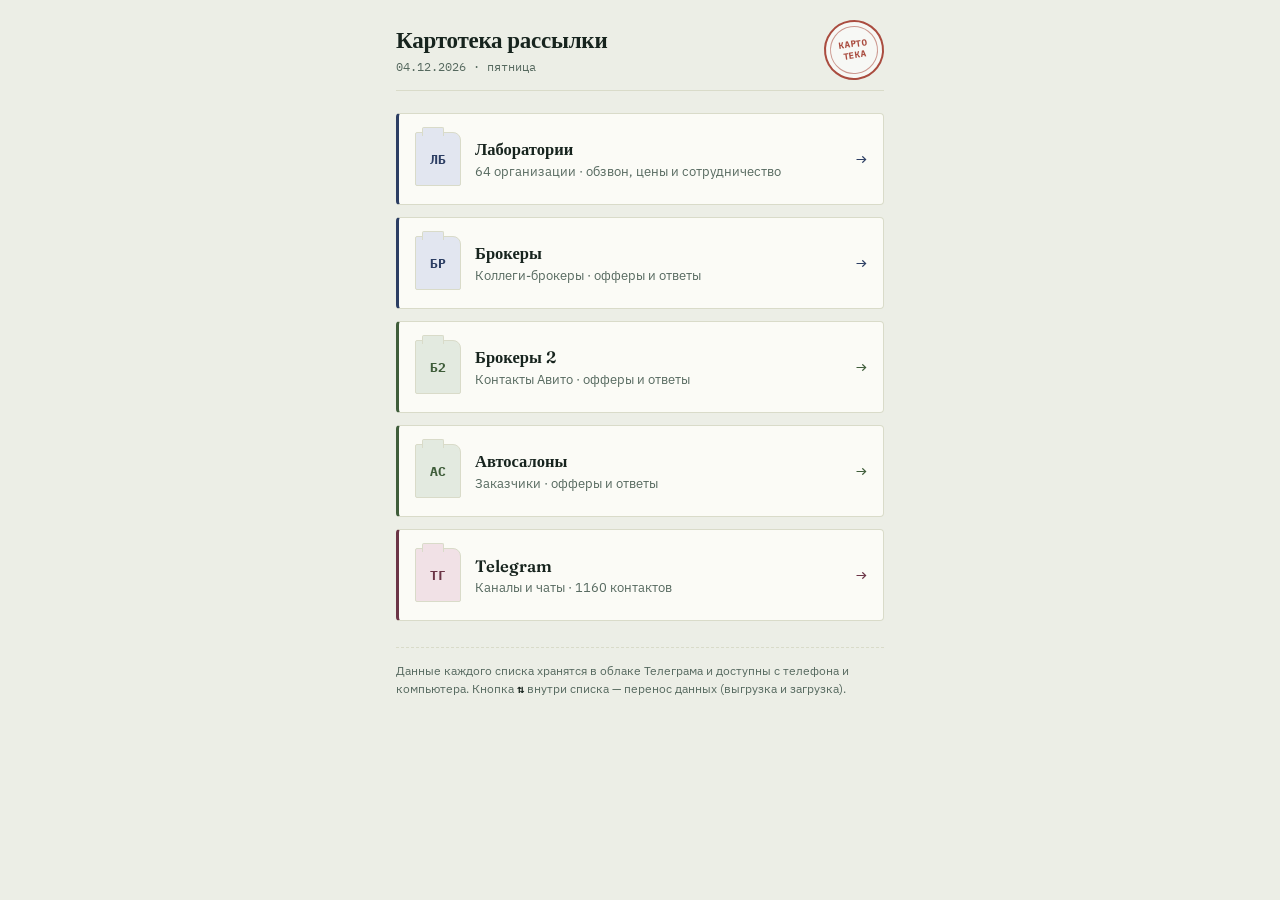
<file: index.html>
<!DOCTYPE html>
<html lang="ru">
<head>
<meta charset="UTF-8">
<meta name="viewport" content="width=device-width, initial-scale=1.0, maximum-scale=1.0">
<title>Картотека рассылки</title>
<script src="https://telegram.org/js/telegram-web-app.js"></script>
<link rel="preconnect" href="https://fonts.googleapis.com">
<link href="https://fonts.googleapis.com/css2?family=Fraunces:opsz,wght@9..144,500;9..144,600;9..144,700&family=IBM+Plex+Mono:wght@500;600;700&family=IBM+Plex+Sans:wght@400;500;600;700&display=swap" rel="stylesheet">
<style>
  :root{
    --bg: #ECEEE6;
    --card: #FBFBF6;
    --ink: #17241E;
    --ink-soft: #56695F;
    --border: #D9DBC9;
    --accent: #2C3E63;
    --accent-soft: #E2E6F0;
    --accent2: #3F5D3A;
    --accent2-soft: #E3EAE0;
    --accent3: #6B3446;
    --accent3-soft: #F1E1E6;
    --stamp: #A33B2E;
  }
  *{box-sizing:border-box;}
  html,body{margin:0;padding:0;}
  body{
    background:var(--bg);
    color:var(--ink);
    font-family:'IBM Plex Sans', -apple-system, sans-serif;
    min-height:100vh;
    -webkit-font-smoothing:antialiased;
  }
  .mono{font-family:'IBM Plex Mono', monospace;}
  #app{max-width:520px;margin:0 auto;padding:26px 16px 40px;}

  .head{position:relative; margin-bottom:22px; padding-bottom:16px; border-bottom:1px solid var(--border);}
  .head h1{font-family:'Fraunces', serif; font-size:23px;margin:0;font-weight:600;letter-spacing:-0.01em;}
  .head .sub{font-size:12px;color:var(--ink-soft);margin-top:5px;}
  .stamp{
    position:absolute; right:0; top:-6px;
    width:60px; height:60px; border-radius:50%;
    font-family:'IBM Plex Mono',monospace; font-size:9px; font-weight:700;
    color:var(--stamp); border:2px solid var(--stamp);
    display:flex; align-items:center; justify-content:center; text-align:center;
    letter-spacing:0.08em; transform:rotate(-8deg);
    opacity:0.9; user-select:none; background:rgba(255,255,255,.7); line-height:1.2; padding:4px;
  }
  .stamp::before{
    content:''; position:absolute; inset:4px; border:1px solid var(--stamp); border-radius:50%; opacity:.55;
  }

  .lists{display:flex;flex-direction:column;gap:12px;}
  a.list-card{
    display:flex; align-items:center; gap:14px;
    background:var(--card); border:1px solid var(--border); border-radius:4px;
    padding:18px 16px; text-decoration:none; color:var(--ink);
    transition:transform .08s ease; border-left:3px solid var(--accent);
  }
  a.list-card.as{ border-left-color:var(--accent2); }
  a.list-card.tg{ border-left-color:var(--accent3); }
  a.list-card:active{transform:scale(0.985); background:#F5F6EF;}
  .tab{
    width:46px; height:54px; flex-shrink:0; border-radius:2px 8px 2px 2px;
    background:var(--accent-soft); border:1px solid var(--border);
    position:relative;
  }
  .tab.as{ background:var(--accent2-soft); }
  .tab.tg{ background:var(--accent3-soft); }
  .tab::before{
    content:''; position:absolute; top:-6px; left:6px;
    width:20px; height:8px; background:var(--accent-soft);
    border:1px solid var(--border); border-bottom:none; border-radius:2px 2px 0 0;
  }
  .tab.as::before{ background:var(--accent2-soft); }
  .tab.tg::before{ background:var(--accent3-soft); }
  .tab span{
    position:absolute; inset:0; display:flex; align-items:center; justify-content:center;
    font-family:'IBM Plex Mono',monospace; font-weight:700; font-size:13px; color:var(--accent);
  }
  .tab.as span{ color:var(--accent2); }
  .tab.tg span{ color:var(--accent3); }
  .list-card .txt{flex:1; min-width:0;}
  .list-card .title{font-weight:600; font-size:16.5px; font-family:'Fraunces',serif;}
  .list-card .desc{font-size:12.5px; color:var(--ink-soft); margin-top:3px;}
  .list-card .go{
    font-family:'IBM Plex Mono',monospace; color:var(--accent); font-size:18px; flex-shrink:0;
  }
  .list-card.as .go{ color:var(--accent2); }
  .list-card.tg .go{ color:var(--accent3); }

  .foot{
    margin-top:26px; font-size:11.5px; color:var(--ink-soft); line-height:1.55;
    border-top:1px dashed var(--border); padding-top:14px;
  }
  .foot .k{font-family:'IBM Plex Mono',monospace; color:var(--ink); font-weight:600;}
</style>
</head>
<body>
<div id="app">
  <div class="head">
    <h1>Картотека рассылки</h1>
    <div class="sub mono" id="today"></div>
    <div class="stamp">КАРТО<br>ТЕКА</div>
  </div>

  <div class="lists">
    <a class="list-card br" href="laboratorii.html">
      <div class="tab br"><span>ЛБ</span></div>
      <div class="txt">
        <div class="title">Лаборатории</div>
        <div class="desc">64 организации · обзвон, цены и сотрудничество</div>
      </div>
      <div class="go">&rarr;</div>
    </a>
    <a class="list-card br" href="brokery.html">
      <div class="tab br"><span>БР</span></div>
      <div class="txt">
        <div class="title">Брокеры</div>
        <div class="desc">Коллеги-брокеры · офферы и ответы</div>
      </div>
      <div class="go">&rarr;</div>
    </a>

    <a class="list-card as" href="import/brokery2.html">
      <div class="tab as"><span>Б2</span></div>
      <div class="txt">
        <div class="title">Брокеры 2</div>
        <div class="desc">Контакты Авито · офферы и ответы</div>
      </div>
      <div class="go">&rarr;</div>
    </a>

    <a class="list-card as" href="avtosalony.html">
      <div class="tab as"><span>АС</span></div>
      <div class="txt">
        <div class="title">Автосалоны</div>
        <div class="desc">Заказчики · офферы и ответы</div>
      </div>
      <div class="go">&rarr;</div>
    </a>

    <a class="list-card tg" href="telegram.html">
      <div class="tab tg"><span>ТГ</span></div>
      <div class="txt">
        <div class="title">Telegram</div>
        <div class="desc">Каналы и чаты · 1160 контактов</div>
      </div>
      <div class="go">&rarr;</div>
    </a>
  </div>

  <div class="foot">
    Данные каждого списка хранятся в облаке Телеграма и доступны с телефона и компьютера.
    Кнопка <span class="k">&#8645;</span> внутри списка &mdash; перенос данных (выгрузка и загрузка).
  </div>
</div>
<script>
(function(){
  var tg = window.Telegram && window.Telegram.WebApp;
  if (tg){
    try { tg.ready(); tg.expand(); tg.BackButton.hide(); } catch(e){}
  }
  var days = ['воскресенье','понедельник','вторник','среда','четверг','пятница','суббота'];
  var d = new Date();
  var dd = String(d.getDate()).padStart(2,'0');
  var mm = String(d.getMonth()+1).padStart(2,'0');
  document.getElementById('today').textContent = dd + '.' + mm + '.' + d.getFullYear() + ' \u00B7 ' + days[d.getDay()];
})();
</script>
</body>
</html>
</file>
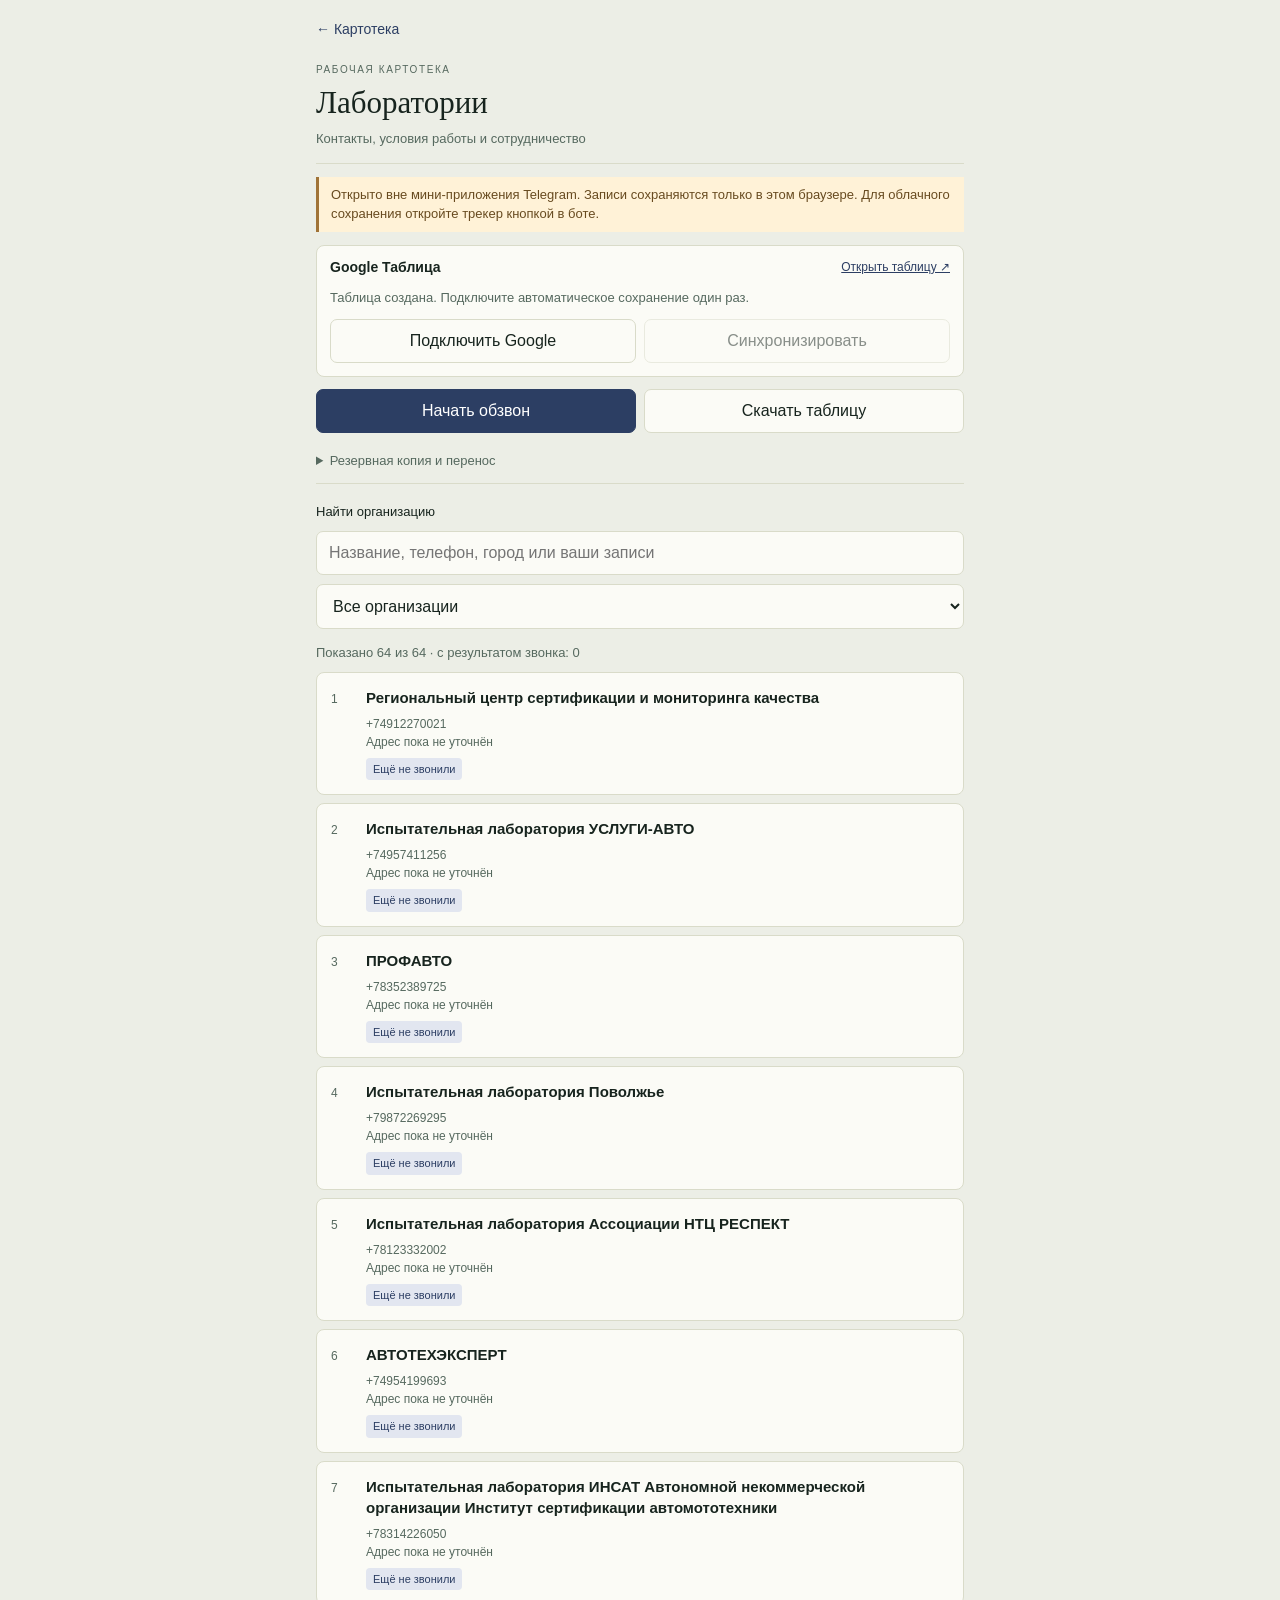
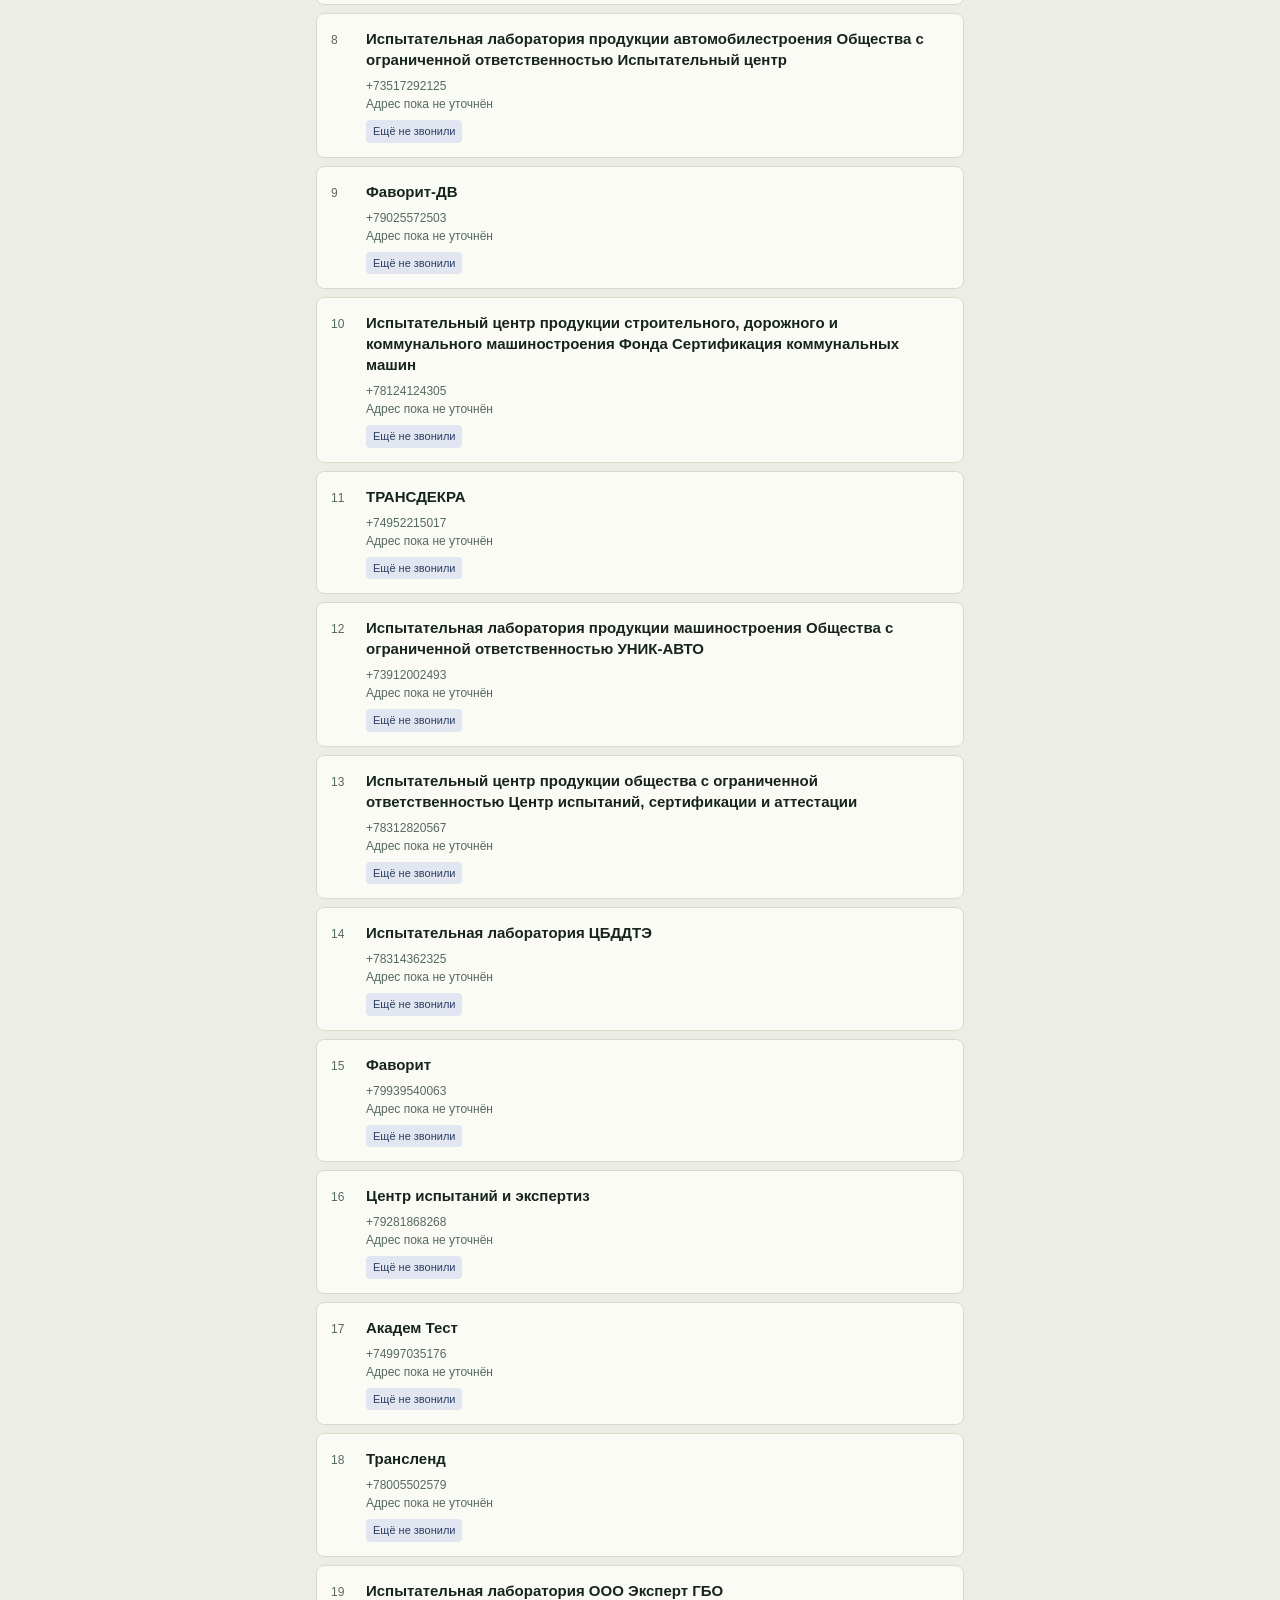
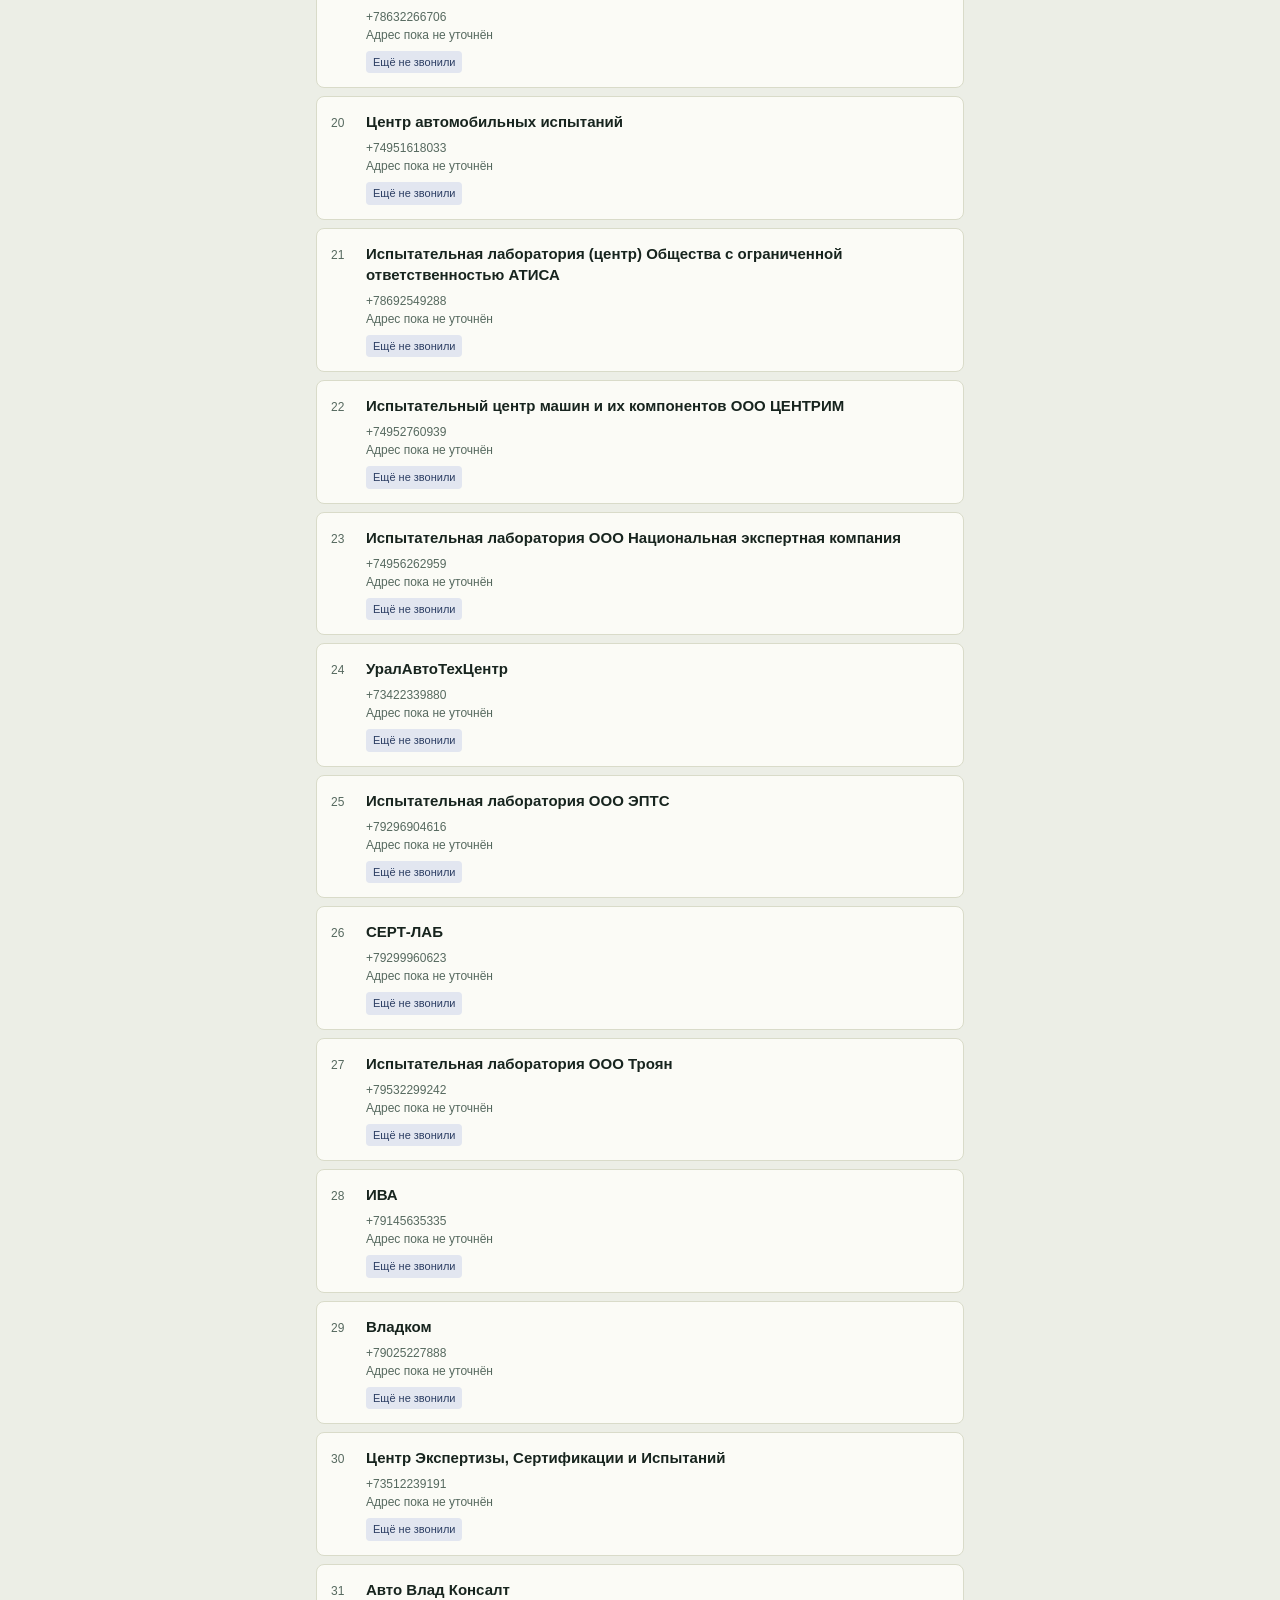
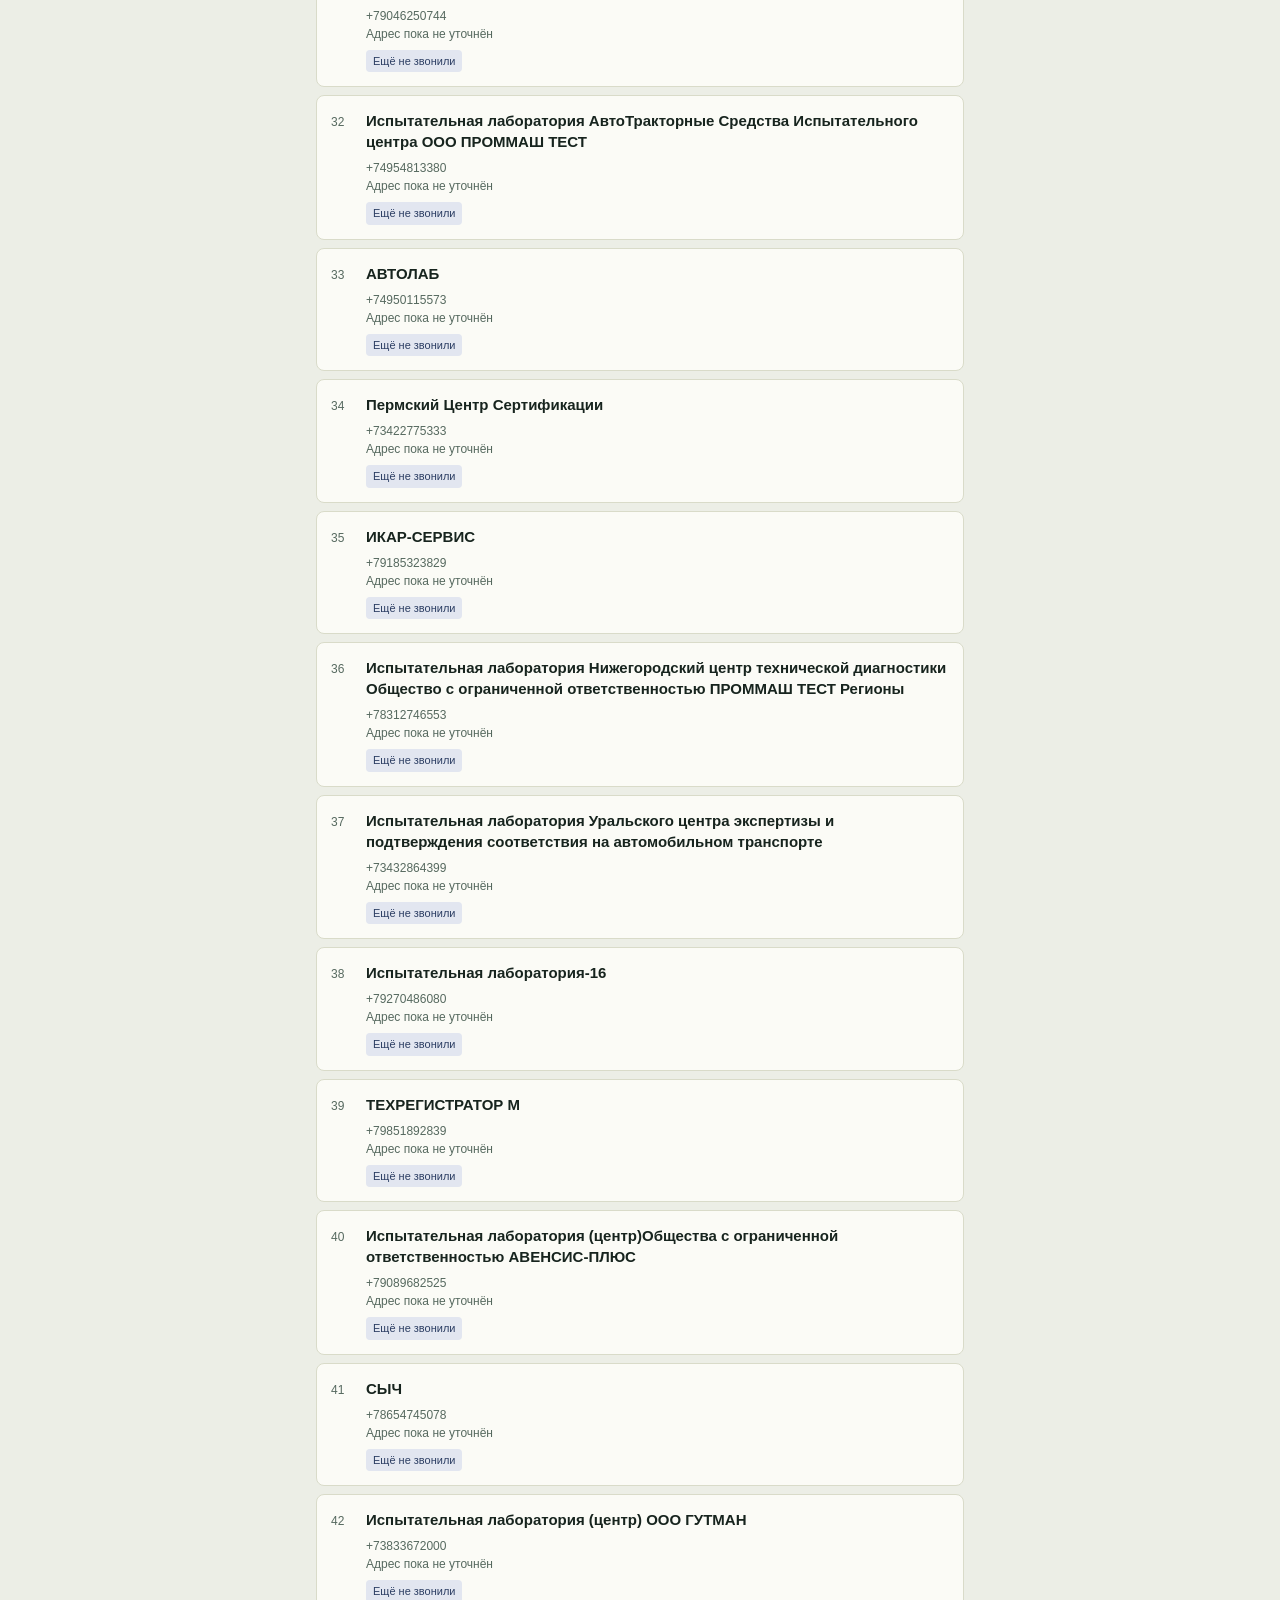
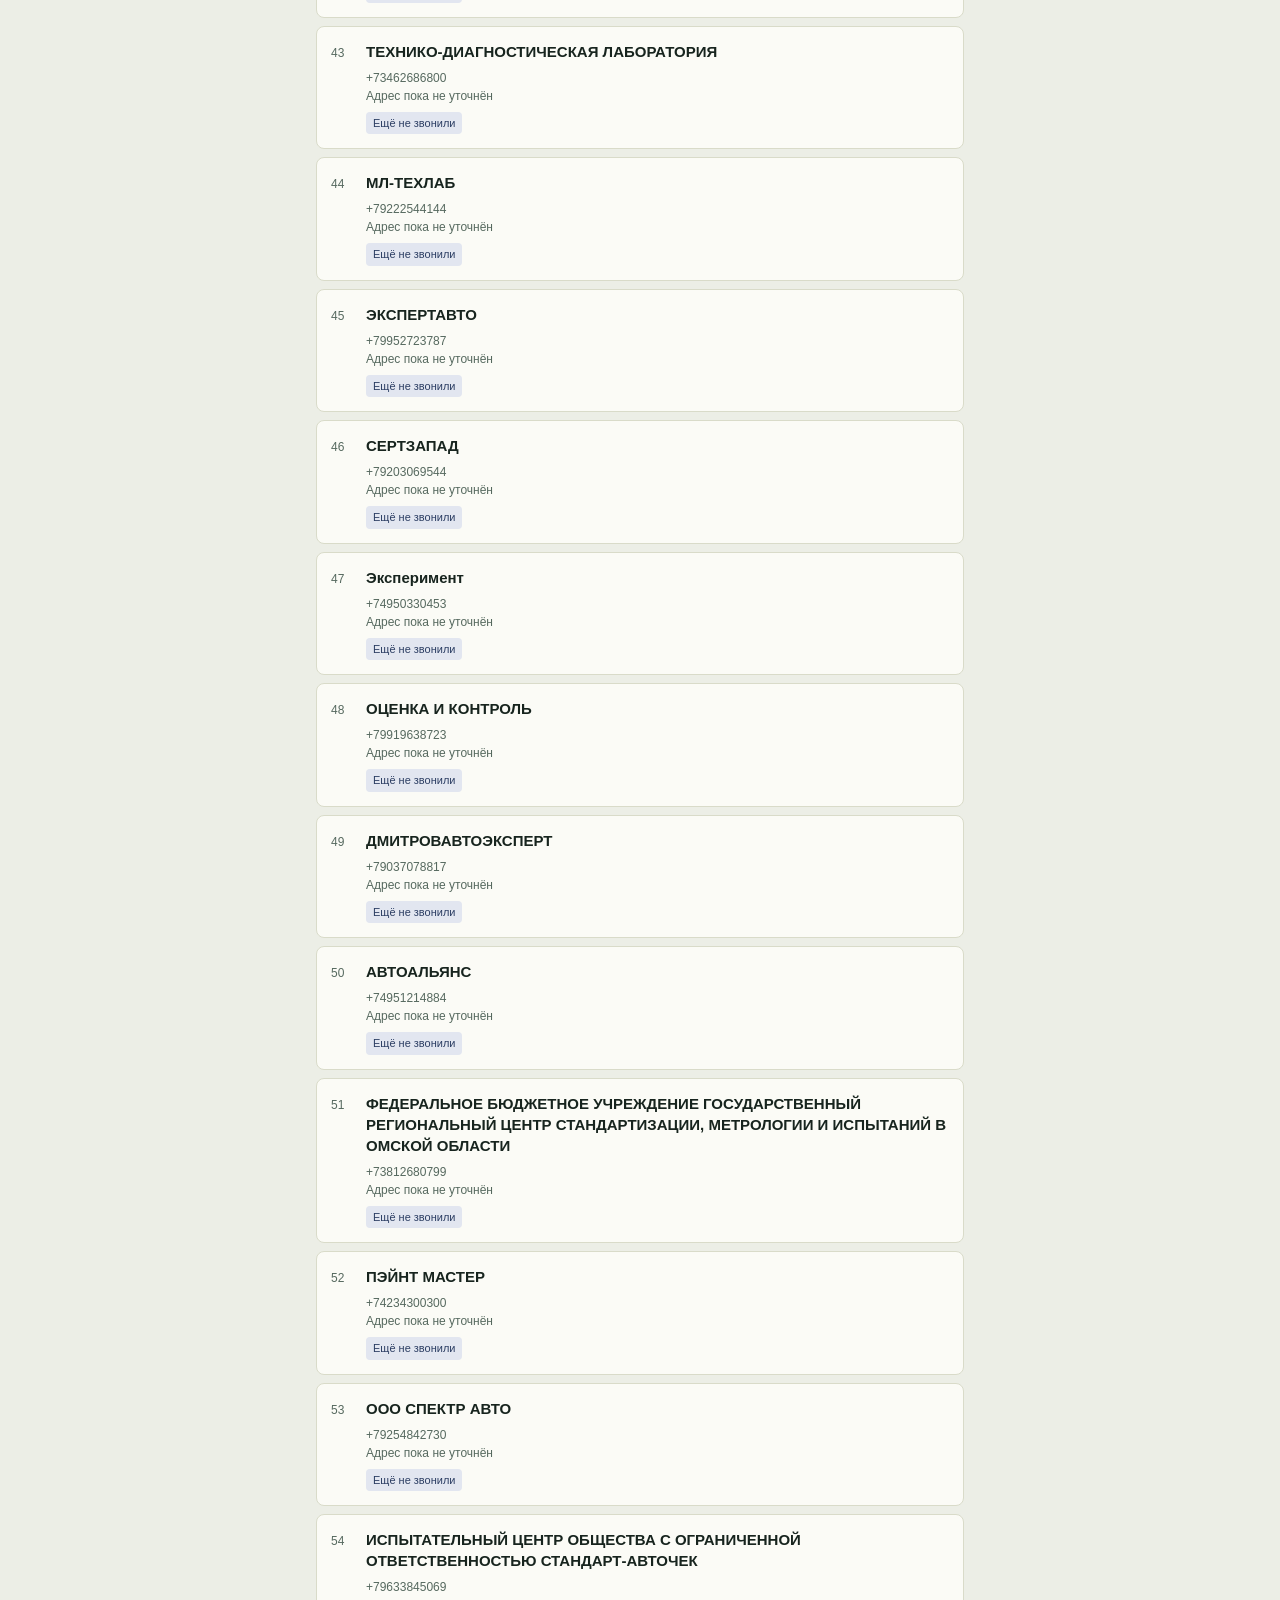
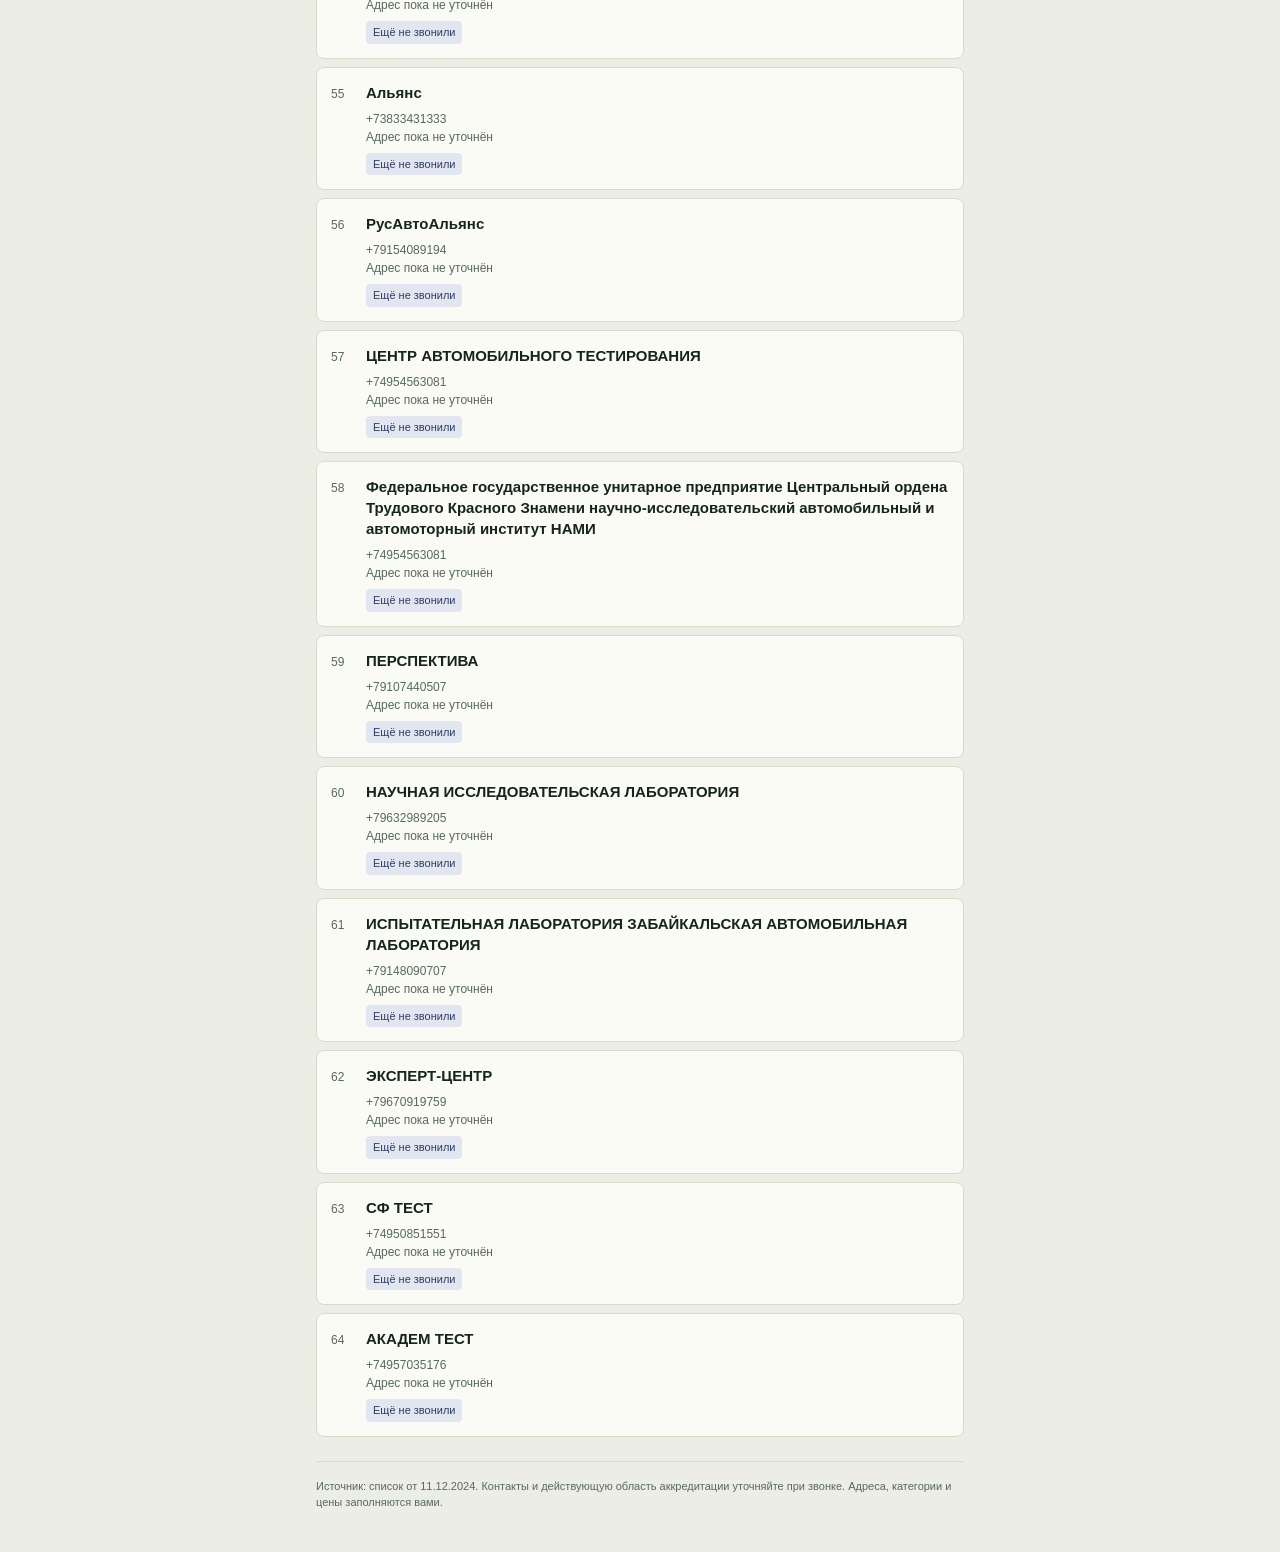
<file: laboratorii.html>
<!doctype html>
<html lang="ru">
<head>
  <meta charset="utf-8">
  <meta name="viewport" content="width=device-width,initial-scale=1,viewport-fit=cover">
  <title>Лаборатории — картотека</title>
  <script src="https://telegram.org/js/telegram-web-app.js"></script>
  <link rel="stylesheet" href="labs.css?v=2">
</head>
<body>
<main id="app">
  <a class="back" href="index.html">← Картотека</a>
  <header><span class="eyebrow">РАБОЧАЯ КАРТОТЕКА</span><h1>Лаборатории</h1><p>Контакты, условия работы и сотрудничество</p></header>
  <p id="storage" role="status">Загружаем записи…</p>
  <section class="google-panel" aria-label="Google Таблица">
    <div class="google-title"><strong>Google Таблица</strong><a href="https://docs.google.com/spreadsheets/d/1CFu2d_uNfeQIEBAiivHlWy-UIcPS2S7Srs5voW00s_Y/edit" target="_blank" rel="noopener noreferrer">Открыть таблицу ↗</a></div>
    <p id="google-status" class="muted" role="status">Проверяем подключение…</p>
    <div class="toolbar"><button id="google-settings" class="secondary" disabled>Подключить Google</button><button id="google-retry" class="secondary" disabled>Синхронизировать</button></div>
  </section>
  <div class="toolbar">
    <button id="next" type="button" disabled>Начать обзвон</button>
    <button id="export" class="secondary" type="button" disabled>Скачать таблицу</button>
  </div>
  <details class="transfer"><summary>Резервная копия и перенос</summary><p>Таблица выгружается в CSV для Excel и Google Таблиц. Для восстановления записей используйте резервную копию JSON.</p><div class="toolbar"><button id="backup" class="secondary" disabled>Скачать копию JSON</button><button id="restore" class="secondary" disabled>Загрузить копию JSON</button></div><input id="file" type="file" accept=".json,application/json" hidden></details>
  <label class="search-label" for="search">Найти организацию</label>
  <input id="search" type="search" placeholder="Название, телефон, город или ваши записи" autocomplete="off">
  <label class="sr-only" for="filter">Статус обзвона</label>
  <select id="filter"><option value="all">Все организации</option><option value="new">Ещё не звонили</option><option value="no_answer">Не дозвонились</option><option value="callback">Перезвонить</option><option value="talked">Обсудили</option><option value="closed">Неактуально</option></select>
  <p id="count" class="muted" aria-live="polite"></p>
  <section id="list" aria-label="Полный список лабораторий"></section>
  <p class="source">Источник: список от 11.12.2024. Контакты и действующую область аккредитации уточняйте при звонке. Адреса, категории и цены заполняются вами.</p>
</main>
<dialog id="card"><div class="dialog-body">
  <button id="close-card" class="close secondary" aria-label="Закрыть карточку">✕</button>
  <div id="detail"></div>
</div></dialog>
<dialog id="editor"><form id="edit-form" class="dialog-body">
  <h2 id="edit-title"></h2><p id="edit-hint" class="muted"></p>
  <div id="text-editor"><label for="edit-text">Введите данные</label><textarea id="edit-text" rows="7" maxlength="3400"></textarea><span id="chars" class="muted"></span></div>
  <div id="status-editor" hidden><label for="edit-status">Результат звонка</label><select id="edit-status"></select><label for="edit-date">Когда перезвонить</label><input id="edit-date" type="date"><label for="edit-contact">Контактное лицо / прямой номер</label><textarea id="edit-contact" rows="2" maxlength="1000"></textarea></div>
  <p id="edit-error" class="error" role="alert"></p>
  <div class="toolbar"><button id="save" type="submit">Сохранить</button><button id="cancel-edit" type="button" class="secondary">Отмена</button></div>
</form></dialog>
<dialog id="google-dialog"><form id="google-form" class="dialog-body">
  <h2>Подключение таблицы</h2>
  <p class="muted">Один раз настройте обработчик Google по <a href="google-sync/setup.html" target="_blank" rel="noopener noreferrer">пошаговой инструкции</a>. Затем вставьте его адрес и код подключения.</p>
  <label for="google-url">Адрес веб-приложения Google</label><input id="google-url" type="url" placeholder="https://script.google.com/macros/s/…/exec" autocomplete="off" required>
  <label for="google-code">Код подключения</label><input id="google-code" type="password" autocomplete="off" minlength="64" maxlength="64" required>
  <p class="muted">Код вводится только здесь. После подключения уже внесённые записи тоже будут отправлены в таблицу. Изменения из Google Таблицы обратно в карточки не загружаются.</p>
  <p id="google-error" class="error" role="alert"></p>
  <div class="toolbar"><button id="google-connect" type="submit">Проверить и подключить</button><button id="google-cancel" type="button" class="secondary">Закрыть</button></div>
  <button id="google-disconnect" type="button" class="secondary" hidden>Отключить синхронизацию</button>
</form></dialog>
<div id="toast" role="status" hidden></div>
<script type="module" src="labs.js?v=2"></script>
</body>
</html>
</file>
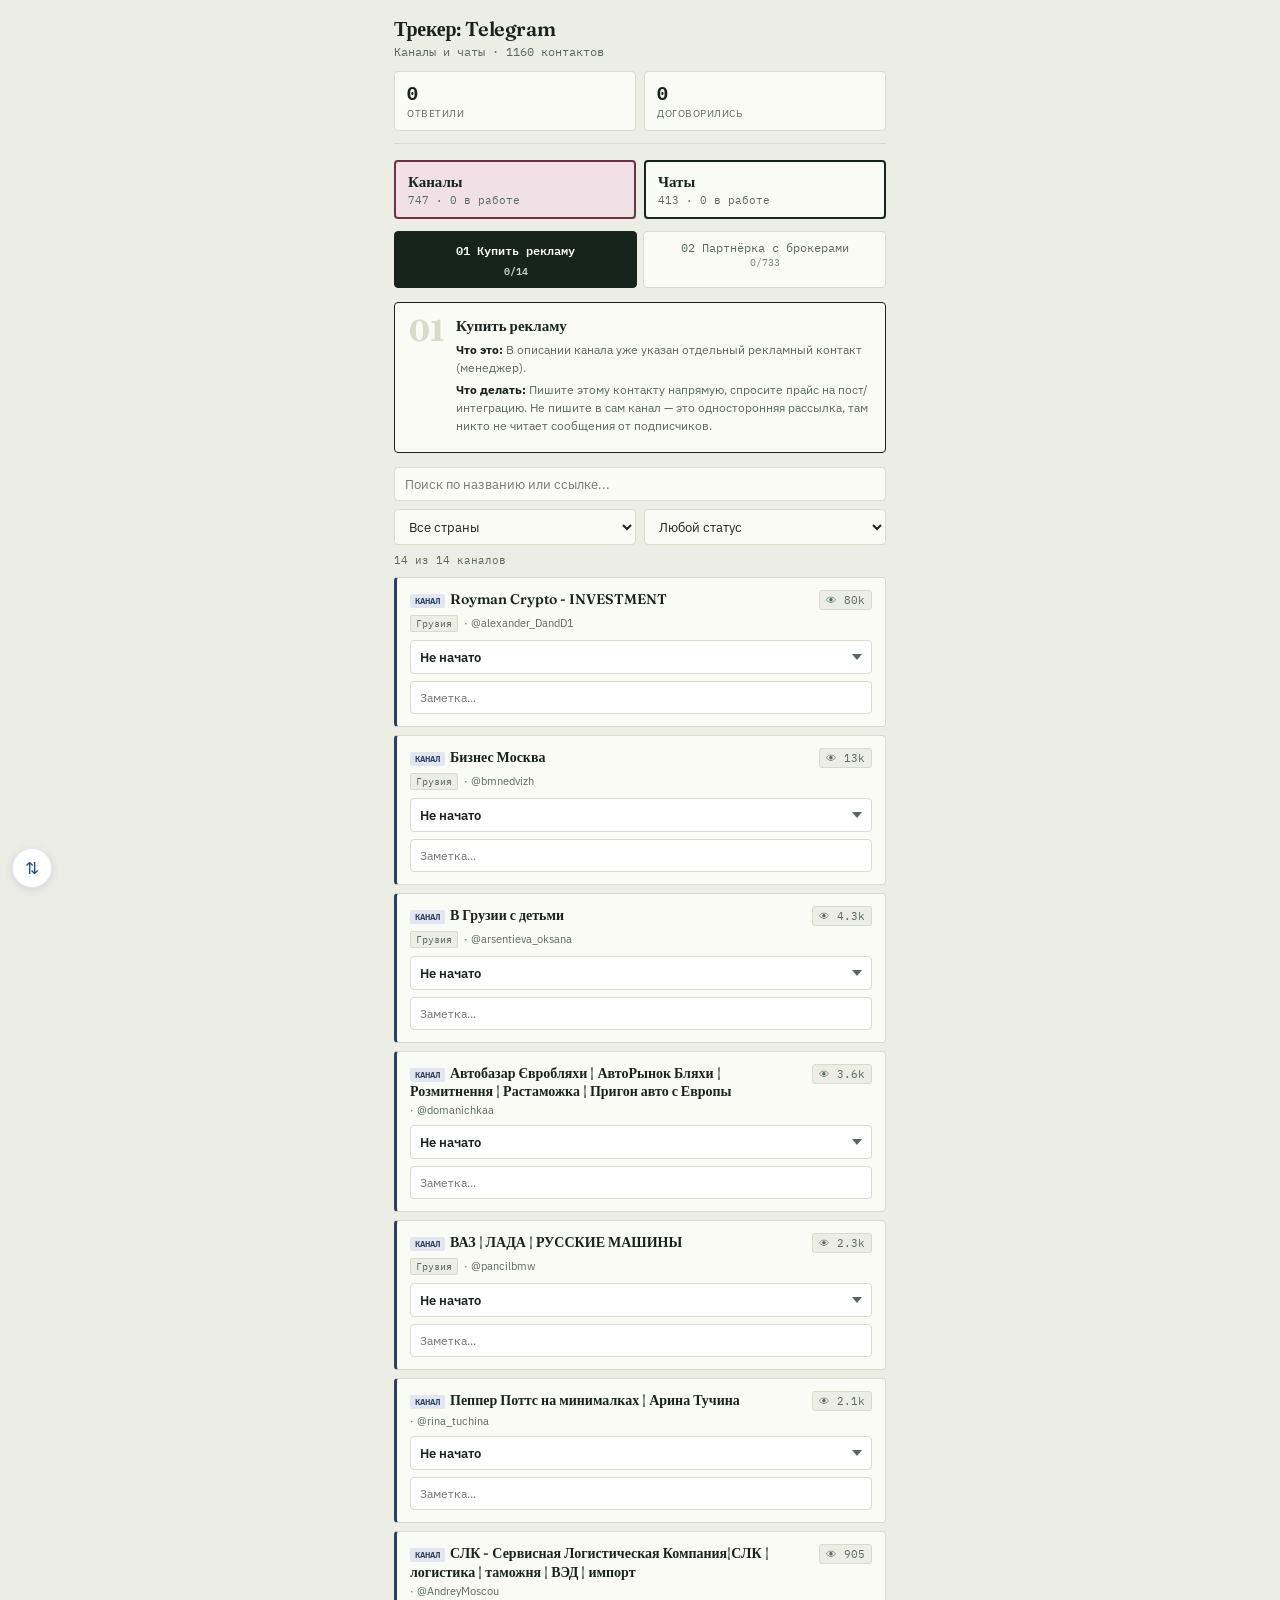
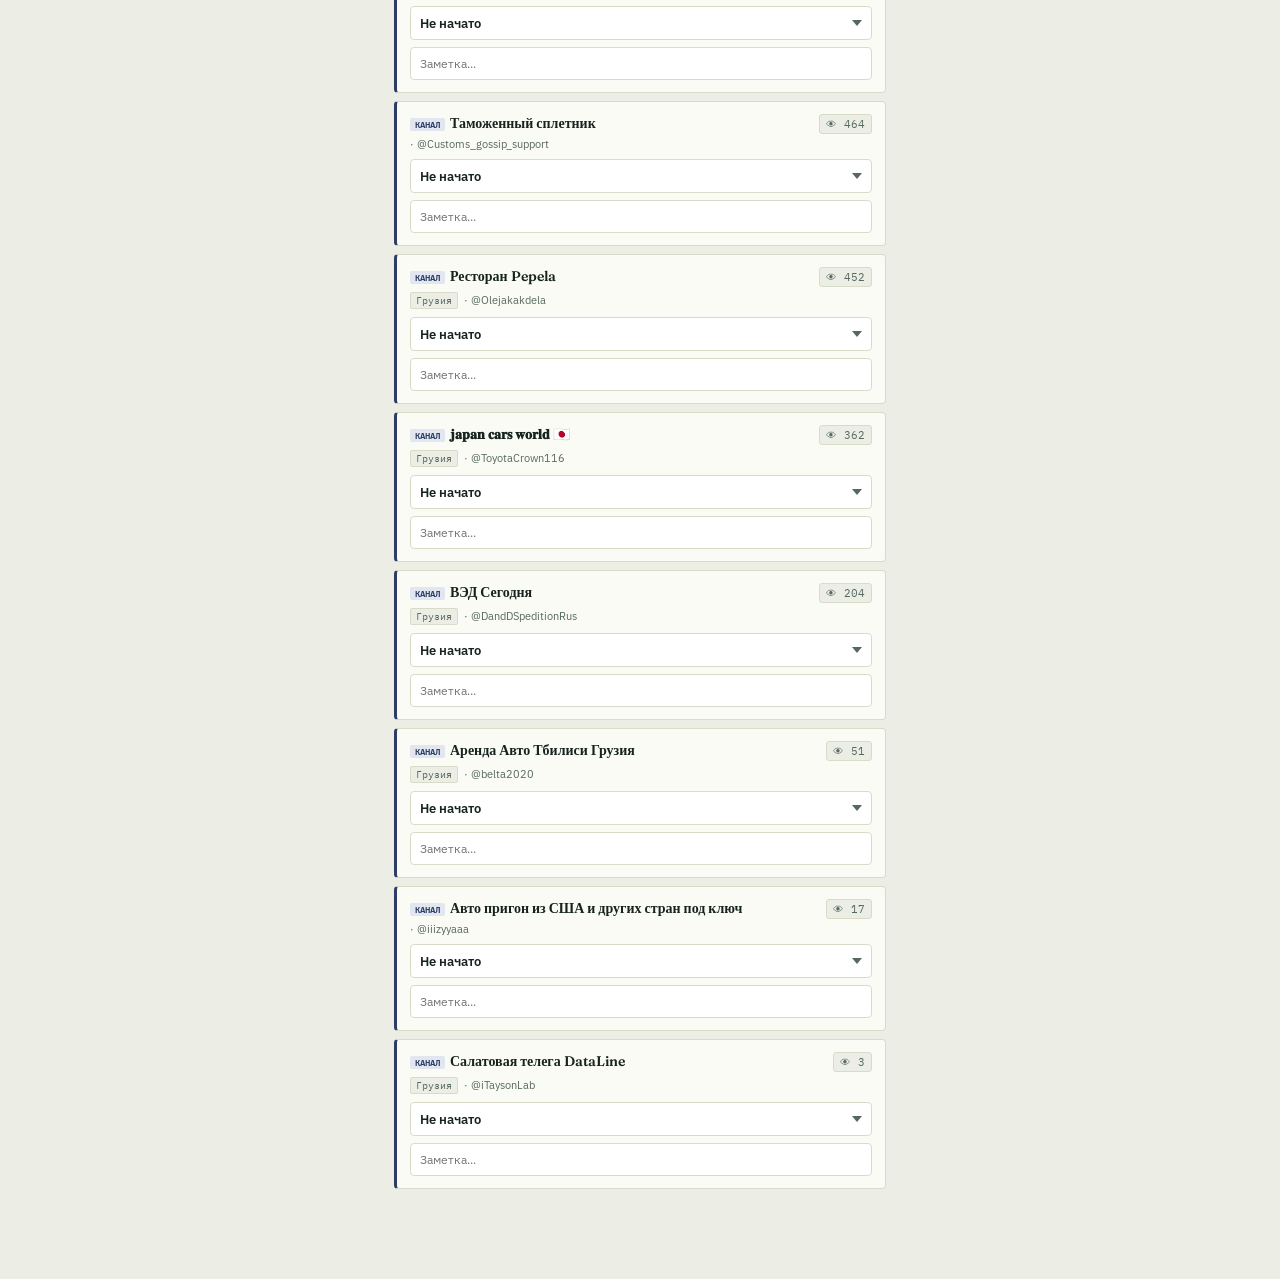
<file: telegram.html>
<!DOCTYPE html>
<html lang="ru">
<head>
<meta charset="UTF-8">
<meta name="viewport" content="width=device-width, initial-scale=1.0, maximum-scale=1.0">
<title>Трекер: Telegram</title>
<script src="https://telegram.org/js/telegram-web-app.js"></script>
<script>
/* ===== Адаптер хранилища: Telegram CloudStorage / localStorage ===== */
(function(){
  var tg = window.Telegram && window.Telegram.WebApp;
  var hasCS = !!(tg && tg.CloudStorage);
  var hasInit = !!(tg && tg.initData && tg.initData.length > 0);
  var useCloud = hasCS && hasInit;

  if (tg) {
    try { tg.ready(); tg.expand(); } catch(e){}
    try {
      tg.BackButton.show();
      tg.BackButton.onClick(function(){ location.href = 'index.html'; });
    } catch(e){}
  }

  var CHUNK = 1500; /* запас под лимит 4096 символов на ключ */

  function san(k){ return String(k).replace(/[^A-Za-z0-9_-]/g, '_'); }

  function toast(msg, isError){
    try {
      if (typeof window.showToast === 'function'){ window.showToast(msg); return; }
    } catch(e){}
    var t = document.createElement('div');
    t.textContent = msg;
    t.style.cssText = 'position:fixed;left:50%;bottom:78px;transform:translateX(-50%);' +
      'background:' + (isError ? '#B23A2E' : '#16233A') + ';color:#fff;padding:9px 15px;border-radius:20px;' +
      'font-size:12.5px;z-index:10000;max-width:88%;text-align:center;box-shadow:0 4px 14px rgba(0,0,0,.25);' +
      'font-family:-apple-system,sans-serif;';
    document.body.appendChild(t);
    setTimeout(function(){ t.remove(); }, isError ? 4200 : 2400);
  }

  function cs(method){
    var args = Array.prototype.slice.call(arguments, 1);
    return new Promise(function(resolve, reject){
      args.push(function(err, val){ if (err) reject(err); else resolve(val); });
      tg.CloudStorage[method].apply(tg.CloudStorage, args);
    });
  }

  /* --- локальное хранилище (резерв и работа вне Телеграма) --- */
  var localApi = {
    get: function(key){
      var v = localStorage.getItem('st_' + key);
      return Promise.resolve(v === null ? null : { key: key, value: v, shared: false });
    },
    set: function(key, value){
      localStorage.setItem('st_' + key, String(value));
      return Promise.resolve({ key: key, value: String(value), shared: false });
    },
    "delete": function(key){
      localStorage.removeItem('st_' + key);
      return Promise.resolve({ key: key, deleted: true, shared: false });
    },
    list: function(prefix){
      var keys = [];
      for (var i = 0; i < localStorage.length; i++){
        var k = localStorage.key(i);
        if (k && k.indexOf('st_') === 0){
          var ok = k.slice(3);
          if (!prefix || ok.indexOf(prefix) === 0) keys.push(ok);
        }
      }
      return Promise.resolve({ keys: keys, shared: false });
    }
  };

  /* --- облако Телеграма с разбиением на части --- */
  var cloudApi = {
    get: async function(key){
      var s = san(key);
      var metaObj = await cs('getItems', ['m_' + s]);
      var meta = metaObj['m_' + s];
      if (!meta){
        return localApi.get(key);
      }
      var n = parseInt(meta, 10) || 1;
      var keys = [];
      for (var i = 0; i < n; i++) keys.push('c_' + s + '_' + i);
      var parts = await cs('getItems', keys);
      var out = '';
      for (var j = 0; j < n; j++) out += (parts['c_' + s + '_' + j] || '');
      return { key: key, value: out, shared: false };
    },
    set: async function(key, value){
      try {
        var s = san(key);
        value = String(value);
        var n = Math.max(1, Math.ceil(value.length / CHUNK));
        var old = 0;
        try {
          var mo = await cs('getItems', ['m_' + s]);
          old = parseInt(mo['m_' + s], 10) || 0;
        } catch(e){}
        for (var i = 0; i < n; i++){
          await cs('setItem', 'c_' + s + '_' + i, value.substr(i * CHUNK, CHUNK));
        }
        await cs('setItem', 'm_' + s, n + '|' + key);
        if (old > n){
          var rm = [];
          for (var j = n; j < old; j++) rm.push('c_' + s + '_' + j);
          try { await cs('removeItems', rm); } catch(e){}
        }
        try { localStorage.setItem('st_' + key, value); } catch(e){}
        return { key: key, value: value, shared: false };
      } catch(err){
        try { localStorage.setItem('st_' + key, String(value)); } catch(e){}
        toast('Не сохранилось в облако Телеграма (' + (err && (err.message || err)) + '). Сохранено временно в память браузера.', true);
        throw err;
      }
    },
    "delete": async function(key){
      var s = san(key);
      var mo = await cs('getItems', ['m_' + s]);
      var n = parseInt(mo['m_' + s], 10) || 0;
      var rm = ['m_' + s];
      for (var i = 0; i < n; i++) rm.push('c_' + s + '_' + i);
      await cs('removeItems', rm);
      try { localStorage.removeItem('st_' + key); } catch(e){}
      return { key: key, deleted: true, shared: false };
    },
    list: async function(prefix){
      var all = await cs('getKeys');
      var metas = [];
      for (var i = 0; i < all.length; i++){
        if (all[i].indexOf('m_') === 0) metas.push(all[i]);
      }
      var keys = [];
      if (metas.length){
        var vals = await cs('getItems', metas);
        for (var k in vals){
          var v = vals[k] || '';
          var p = v.indexOf('|');
          var orig = p >= 0 ? v.slice(p + 1) : k.slice(2);
          if (!prefix || orig.indexOf(prefix) === 0) keys.push(orig);
        }
      }
      return { keys: keys, shared: false };
    }
  };

  if (!window.storage){
    window.storage = useCloud ? cloudApi : localApi;
  }

  function storageDiagText(){
    if (!tg) return 'Открыто вне Telegram \u2014 тест в браузере (данные временные).';
    if (!hasCS) return 'Облако Telegram недоступно в этой версии приложения \u2014 обновите Telegram до последней версии. Сейчас данные хранятся временно.';
    if (!hasInit) return 'Telegram не передал данные запуска \u2014 попробуйте закрыть и открыть приложение заново через кнопку у бота.';
    return 'Хранилище: облако Telegram (данные сохраняются на вашем аккаунте).';
  }

  /* ===== Панель: перенос данных + диагностика ===== */
  function buildPanel(){
    var css = document.createElement('style');
    css.textContent =
      '#syncBtn{position:fixed;left:12px;bottom:12px;z-index:9998;width:40px;height:40px;border-radius:50%;' +
      'border:1px solid #E2E6EC;background:#fff;color:#1C4E80;font-size:17px;cursor:pointer;' +
      'box-shadow:0 2px 8px rgba(22,35,58,.12);display:flex;align-items:center;justify-content:center;}' +
      '#syncOverlay{position:fixed;inset:0;background:rgba(22,35,58,.45);z-index:9999;display:none;' +
      'align-items:flex-end;justify-content:center;}' +
      '#syncOverlay.open{display:flex;}' +
      '#syncPanel{background:#fff;border-radius:16px 16px 0 0;width:100%;max-width:520px;padding:16px;' +
      'font-family:"IBM Plex Sans",-apple-system,sans-serif;color:#16233A;max-height:88vh;overflow-y:auto;}' +
      '#syncPanel h3{margin:0 0 10px;font-size:15px;}' +
      '#syncPanel textarea{width:100%;height:130px;border:1px solid #E2E6EC;border-radius:10px;padding:9px;' +
      'font-family:"IBM Plex Mono",monospace;font-size:11px;box-sizing:border-box;resize:vertical;}' +
      '#syncPanel .row{display:flex;gap:8px;margin-top:10px;flex-wrap:wrap;}' +
      '#syncPanel button{flex:1;min-width:120px;padding:10px;border-radius:10px;border:1px solid #E2E6EC;' +
      'background:#fff;font-size:13px;font-weight:600;cursor:pointer;color:#16233A;}' +
      '#syncPanel button.primary{background:#1C4E80;color:#fff;border-color:#1C4E80;}' +
      '#syncPanel .home{display:block;text-align:center;margin-top:12px;font-size:13px;color:#1C4E80;' +
      'text-decoration:none;font-weight:600;}' +
      '#syncPanel .hint{font-size:11.5px;color:#647089;margin:6px 0 0;line-height:1.5;}' +
      '#syncPanel .diag{font-size:11.5px;background:#F2F4F6;border-radius:10px;padding:8px 10px;margin-top:4px;' +
      'line-height:1.5;}' +
      '#syncPanel .diag.bad{background:#FBEAE8;color:#8A2A20;}' +
      '#syncPanel .diag.ok{background:#E7F3EC;color:#1E6B44;}';
    document.head.appendChild(css);

    var btn = document.createElement('button');
    btn.id = 'syncBtn';
    btn.type = 'button';
    btn.title = 'Данные';
    btn.textContent = '\u21C5';
    document.body.appendChild(btn);

    var diagClass = (!tg || !hasCS || !hasInit) ? 'bad' : 'ok';

    var overlay = document.createElement('div');
    overlay.id = 'syncOverlay';
    overlay.innerHTML =
      '<div id="syncPanel">' +
        '<h3>Перенос данных</h3>' +
        '<div class="diag ' + diagClass + '" id="syncDiag">' + storageDiagText() + '</div>' +
        '<div class="row"><button type="button" id="syncTest">Проверить сохранение</button></div>' +
        '<textarea id="syncArea" placeholder="Здесь появятся данные при выгрузке. Для загрузки — вставьте сюда данные и нажмите \u00ABЗагрузить\u00BB."></textarea>' +
        '<div class="row">' +
          '<button type="button" id="syncExport">Выгрузить данные</button>' +
          '<button type="button" id="syncImport" class="primary">Загрузить данные</button>' +
        '</div>' +
        '<div class="row"><button type="button" id="syncClose">Закрыть</button></div>' +
        '<a class="home" href="index.html">\u2190 К выбору списка</a>' +
      '</div>';
    document.body.appendChild(overlay);

    var area = overlay.querySelector('#syncArea');
    var hint = overlay.querySelector('#syncDiag');

    btn.addEventListener('click', function(){ overlay.classList.add('open'); });
    overlay.querySelector('#syncClose').addEventListener('click', function(){ overlay.classList.remove('open'); });
    overlay.addEventListener('click', function(e){ if (e.target === overlay) overlay.classList.remove('open'); });

    overlay.querySelector('#syncTest').addEventListener('click', async function(){
      hint.className = 'diag';
      hint.textContent = 'Проверяю\u2026';
      var testKey = '__diag_test__';
      var testVal = 'ok-' + Date.now();
      try {
        await window.storage.set(testKey, testVal);
        var res = await window.storage.get(testKey);
        if (res && res.value === testVal){
          hint.className = 'diag ok';
          hint.textContent = useCloud
            ? 'Сохранение работает: данные пишутся в облако Telegram. Проверено ' + new Date().toLocaleTimeString('ru-RU') + '.'
            : 'Тест прошёл, но пишется во временную память браузера (без облака Telegram) — при переоткрытии приложения данные могут потеряться. ' + storageDiagText();
        } else {
          hint.className = 'diag bad';
          hint.textContent = 'Тест не прошёл: записанное значение не совпало с прочитанным.';
        }
      } catch(err){
        hint.className = 'diag bad';
        hint.textContent = 'Ошибка сохранения: ' + (err && (err.message || err)) + '. ' + storageDiagText();
      }
    });

    overlay.querySelector('#syncExport').addEventListener('click', function(){
      window.storage.list('').then(function(res){
        var keys = ((res && res.keys) || []).filter(function(k){ return k.indexOf('__diag_test__') !== 0; });
        if (!keys.length){ area.value = '{}'; return; }
        var dump = {};
        var chain = Promise.resolve();
        keys.forEach(function(k){
          chain = chain.then(function(){
            return window.storage.get(k).then(function(r){ if (r) dump[k] = r.value; });
          });
        });
        chain.then(function(){
          area.value = JSON.stringify(dump);
          area.select();
          try { document.execCommand('copy'); toast('Данные выгружены и скопированы в буфер.'); }
          catch(e){ toast('Данные выгружены — скопируйте текст вручную.'); }
        });
      });
    });

    overlay.querySelector('#syncImport').addEventListener('click', function(){
      var txt = area.value.trim();
      if (!txt){ toast('Поле пустое — вставьте данные для загрузки.', true); return; }
      var data;
      try { data = JSON.parse(txt); }
      catch(e){ toast('Не удалось прочитать данные: проверьте, что вставлен весь текст целиком.', true); return; }
      var keys = Object.keys(data);
      if (!keys.length){ toast('В данных нет записей.', true); return; }
      toast('Загружаю\u2026');
      var chain = Promise.resolve();
      keys.forEach(function(k){
        chain = chain.then(function(){ return window.storage.set(k, data[k]); });
      });
      chain.then(function(){
        toast('Готово. Обновляю страницу\u2026');
        setTimeout(function(){ location.reload(); }, 600);
      }).catch(function(){
        toast('Часть данных не загрузилась — попробуйте ещё раз.', true);
      });
    });
  }

  if (document.readyState === 'loading'){
    document.addEventListener('DOMContentLoaded', buildPanel);
  } else {
    buildPanel();
  }
})();

</script>
<link rel="preconnect" href="https://fonts.googleapis.com">
<link href="https://fonts.googleapis.com/css2?family=Fraunces:opsz,wght@9..144,500;9..144,600;9..144,700&family=IBM+Plex+Mono:wght@500;600;700&family=IBM+Plex+Sans:wght@400;500;600;700&display=swap" rel="stylesheet">
<style>
  :root{
    --bg: #ECEEE6;
    --card: #FBFBF6;
    --ink: #17241E;
    --ink-soft: #56695F;
    --border: #D9DBC9;
    --accent: #6B3446;
    --accent-soft: #F1E1E6;
    --good: #1F7A55;
    --good-soft: #E1F1E8;
    --amber: #B8823A;
    --amber-soft: #F7EDDC;
    --stamp: #A33B2E;
    --chan: #2C3E63;
    --chan-soft: #E2E6F0;
    --chat: #3F5D3A;
    --chat-soft: #E3EAE0;
  }
  *{box-sizing:border-box;}
  html,body{margin:0;padding:0;}
  body{
    background:var(--bg); color:var(--ink);
    font-family:'IBM Plex Sans', -apple-system, sans-serif;
    min-height:100vh; -webkit-font-smoothing:antialiased;
  }
  .mono{font-family:'IBM Plex Mono', monospace;}
  #app{max-width:520px;margin:0 auto;padding:16px 14px 90px;}

  header.top{ margin-bottom:14px; padding-bottom:12px; border-bottom:1px solid var(--border); }
  header.top h1{ font-family:'Fraunces', serif; font-size:20px; margin:0; font-weight:600; letter-spacing:-0.01em; }
  header.top .sub{ font-size:11.5px; color:var(--ink-soft); margin-top:3px; font-family:'IBM Plex Mono',monospace; }

  .stats-row{ display:grid; grid-template-columns:repeat(2,1fr); gap:8px; margin-top:12px; }
  .stat-cell{ background:var(--card); border:1px solid var(--border); border-radius:4px; padding:10px 12px; }
  .stat-num{ font-family:'IBM Plex Mono',monospace; font-size:18px; font-weight:700; }
  .stat-label{ font-size:10px; text-transform:uppercase; letter-spacing:0.5px; color:var(--ink-soft); margin-top:2px; }

  /* group tabs: Каналы / Чаты */
  .group-tabs{ display:grid; grid-template-columns:1fr 1fr; gap:8px; margin-top:16px; }
  .group-tab{ border:2px solid var(--ink); border-radius:4px; padding:10px 12px; background:var(--card); cursor:pointer; }
  .group-tab.active{ background:var(--accent-soft); border-color:var(--accent); }
  .group-tab-label{ font-family:'Fraunces',serif; font-weight:600; font-size:15px; }
  .group-tab-sub{ font-family:'IBM Plex Mono',monospace; font-size:10.5px; color:var(--ink-soft); margin-top:2px; }

  .tabs{ display:flex; gap:6px; margin-top:12px; flex-wrap:wrap; }
  .tab-btn{
    font-family:'IBM Plex Mono', monospace; font-size:11.5px; padding:8px 10px;
    background:var(--card); border:1px solid var(--border); cursor:pointer; border-radius:4px;
    color:var(--ink-soft); flex:1; text-align:center;
  }
  .tab-btn.active{ background:var(--ink); color:#fff; border-color:var(--ink); font-weight:600; }
  .tab-count{ display:block; font-size:9.5px; opacity:.8; margin-top:1px; }

  .panel-body{ margin-top:14px; }

  .seg-brief{ display:flex; gap:12px; border:1px solid var(--ink); border-radius:4px; padding:13px 14px; margin-bottom:14px; background:var(--card); }
  .seg-brief-num{ font-family:'Fraunces',serif; font-weight:700; font-size:30px; color:var(--border); line-height:1; flex-shrink:0; }
  .seg-brief-title{ font-family:'Fraunces',serif; font-weight:600; font-size:15px; margin-bottom:6px; }
  .seg-brief-what,.seg-brief-how{ font-size:12px; color:var(--ink-soft); margin-bottom:4px; line-height:1.5; }
  .seg-brief-what b,.seg-brief-how b{ color:var(--ink); }

  .controls{ display:flex; gap:8px; flex-wrap:wrap; margin-bottom:10px; }
  .controls input[type=text], .controls select{
    font-family:'IBM Plex Sans',sans-serif; font-size:12.5px; padding:8px 10px;
    border:1px solid var(--border); border-radius:4px; background:var(--card); color:var(--ink);
  }
  .controls .grow{ flex:1 1 100%; }
  .controls select{ flex:1; }
  .note{ font-size:11px; color:var(--ink-soft); font-family:'IBM Plex Mono',monospace; flex-basis:100%; }

  .list{ display:flex; flex-direction:column; gap:8px; }
  .item-card{ background:var(--card); border:1px solid var(--border); border-radius:4px; padding:12px 13px; border-left:3px solid var(--accent); }
  .item-card.type-channel{ border-left-color:var(--chan); }
  .item-card.type-chat{ border-left-color:var(--chat); }
  .item-top{ display:flex; justify-content:space-between; gap:8px; align-items:flex-start; }
  .item-name{ font-family:'Fraunces',serif; font-weight:600; font-size:14px; line-height:1.3; }
  .item-name a{ color:var(--ink); text-decoration:none; }
  .item-name a:active{ opacity:.7; }
  .item-subs{ font-family:'IBM Plex Mono',monospace; font-size:10.5px; color:var(--ink-soft); background:var(--bg); border:1px solid var(--border); border-radius:3px; padding:2px 6px; white-space:nowrap; flex-shrink:0; }
  .item-meta{ font-size:11px; color:var(--ink-soft); margin-top:3px; }
  .type-badge{ display:inline-block; font-family:'IBM Plex Mono',monospace; font-size:9px; text-transform:uppercase; padding:1px 5px; border-radius:2px; margin-right:5px; }
  .type-badge.channel{ background:var(--chan-soft); color:var(--chan); }
  .type-badge.chat{ background:var(--chat-soft); color:var(--chat); }
  .tag{ display:inline-block; font-family:'IBM Plex Mono',monospace; font-size:9.5px; background:var(--bg); border:1px solid var(--border); padding:1px 5px; border-radius:2px; margin:2px 3px 0 0; color:var(--ink-soft); }

  .item-row2{ display:flex; gap:8px; margin-top:8px; }
  select.status-select{
    flex:1; appearance:none; -webkit-appearance:none; border-radius:4px; border:1.5px solid var(--border);
    padding:8px 26px 8px 9px; font-size:12.5px; font-weight:600; font-family:'IBM Plex Sans',sans-serif;
    background:#fff url('data:image/svg+xml;utf8,<svg xmlns="http://www.w3.org/2000/svg" width="10" height="6"><path d="M0 0l5 6 5-6z" fill="%2356695F"/></svg>') no-repeat right 9px center;
    color:var(--ink);
  }
  .status-new{ color:var(--ink-soft); }
  .status-wrote{ color:var(--amber); }
  .status-replied{ color:#2E6FA7; }
  .status-deal{ color:var(--good); }
  .status-declined{ color:var(--stamp); }

  input.note-input{
    width:100%; margin-top:7px; border:1px solid var(--border); border-radius:4px; padding:8px 9px;
    font-size:12px; font-family:'IBM Plex Sans',sans-serif; color:var(--ink); background:#fff;
  }

  .load-more{ display:block; width:100%; margin-top:10px; background:transparent; border:1px solid var(--border); border-radius:4px; padding:10px; font-size:12.5px; font-weight:600; color:var(--ink); cursor:pointer; font-family:'IBM Plex Sans',sans-serif; }
  .empty{ text-align:center; padding:36px 16px; color:var(--ink-soft); background:var(--card); border:1px solid var(--border); border-radius:4px; font-size:13px; }

  .toast{ position:fixed; left:50%; bottom:70px; transform:translate(-50%, 12px); background:var(--ink); color:#fff; padding:9px 16px; border-radius:20px; font-size:12.5px; opacity:0; transition:all .25s ease; pointer-events:none; z-index:9500; font-weight:500; }
  .toast.show{ opacity:1; transform:translate(-50%,0); }
</style>
</head>
<body>
<div id="app">
  <header class="top">
    <h1>Трекер: Telegram</h1>
    <div class="sub">Каналы и чаты · 1160 контактов</div>
    <div class="stats-row" id="statsRow"></div>
  </header>

  <div class="group-tabs" id="groupTabs"></div>
  <div class="tabs" id="segTabs"></div>
  <div class="panel-body" id="panelBody"></div>
</div>

<div class="toast" id="toast"></div>

<script>
const DATA = [{"l":"https://t.me/roymancrypto","n":"Royman Crypto - INVESTMENT","s":79770,"t":"channel","c":"GE","k":"@alexander_DandD1","p":"","seg":1},{"l":"https://t.me/autodeskusa","n":"Auto Desk","s":76325,"t":"channel","c":"KR,CN,US,GE,EU","k":"","p":"","seg":2},{"l":"https://t.me/garage54import","n":"ИМПОРТ Garage","s":70572,"t":"channel","c":"KR,CN,US,JP","k":"","p":"","seg":2},{"l":"https://t.me/tatarstan_avtorynok","n":"Авторынок Казань | Татарстан | Объявления","s":51098,"t":"chat","c":"","k":"@adleress","p":"","seg":3},{"l":"https://t.me/sferacar_ru","n":"sferacar.ru // Авто из Японии / Кореи / ОАЭ / США / Китая","s":38758,"t":"channel","c":"JP","k":"@sferacar","p":"8 (800) 555-69-16","seg":2},{"l":"https://t.me/worldcar_ru","n":"WorldCar - Автомобили из Японии, Кореи, США, Китая","s":38737,"t":"channel","c":"","k":"@worldcar_manager","p":"8-800-333-62-32","seg":2},{"l":"https://t.me/westmotorsby","n":"WESTMOTORS. АВТО из США и 🇨🇳🇪🇺🇰🇷🇦🇪 🇯🇵","s":37106,"t":"channel","c":"KR,CN,US,AE,EU,BY","k":"","p":"","seg":2},{"l":"https://t.me/intercargoby","n":"Авто из США и Китая intercargo.by","s":36417,"t":"chat","c":"CN,US,BY","k":"","p":"+375445666662","seg":4},{"l":"https://t.me/ivan_rybka","n":"Ivan Rybka","s":26567,"t":"channel","c":"","k":"","p":"","seg":2},{"l":"https://t.me/legaauto","n":"Авто из Кореи и Китая от Lega Auto","s":25463,"t":"chat","c":"KR,CN","k":"","p":"","seg":4},{"l":"https://t.me/avtosevropy","n":"Luxury Cars | Авто Пригон в Россию 🇪🇺","s":25443,"t":"channel","c":"EU","k":"@skvor4ov_alex","p":"","seg":2},{"l":"https://t.me/billavtochat","n":"Авто из Китая/Грузии/США в РФ Chat","s":24540,"t":"chat","c":"CN,US,GE,EU","k":"","p":"+7 (920) 094-64-26","seg":4},{"l":"https://t.me/carexport","n":"Авто из Европы, Кореи, Китая и США в CarExport","s":21731,"t":"channel","c":"KR,CN,US,EU","k":"","p":"+7(927)997-12-42","seg":2},{"l":"https://t.me/autocargo5","n":"Пригон авто из США Канады и Китая в РБ с Авто Карго Трейд (N5)","s":17533,"t":"chat","c":"","k":"","p":"","seg":4},{"l":"https://t.me/intercargon7","n":"Пригон авто из штатов Америки и Китая под заказ Интер Карго (N7)","s":16449,"t":"chat","c":"","k":"","p":"","seg":4},{"l":"https://t.me/autoeuropetop","n":"Premium EuroAuto Russia","s":16121,"t":"channel","c":"EU,BY","k":"","p":"","seg":2},{"l":"https://t.me/autocargotradebelarus","n":"AutoCargoTrade.by - Авто из США Канады и Китая в РБ","s":15961,"t":"chat","c":"CN,US,BY","k":"","p":"","seg":4},{"l":"https://t.me/rastamojka_uz","n":"РАСТАМОЖКА","s":15455,"t":"channel","c":"","k":"@TelefonCalcBot","p":"","seg":2},{"l":"https://t.me/cargo1811","n":"Карго1811 Доставка из Китая поиск выкуп проверка","s":15152,"t":"chat","c":"CN,GE","k":"","p":"","seg":4},{"l":"https://t.me/billavto","n":"BillAvto авто из 🇬🇪🇨🇳🇺🇸🇪🇺 Китая/Грузии/США","s":14605,"t":"channel","c":"CN,US,GE","k":"","p":"+79109135713","seg":2},{"l":"https://t.me/davidautopodbor","n":"Автоподбор Грузия Давид","s":14583,"t":"channel","c":"US,GE,EU","k":"@autopodborgruziadavid","p":"+995511222266","seg":2},{"l":"https://t.me/actby6","n":"Авто из Америки Канады и Китая подбор и пригон autocargotrade.by N6","s":14068,"t":"chat","c":"","k":"","p":"","seg":4},{"l":"https://t.me/avto_iz_yaponinck","n":"CARTRANSIT","s":13532,"t":"chat","c":"KR,CN,JP","k":"","p":"+79139119509","seg":4},{"l":"https://t.me/auto_drive_eu","n":"Автопригон Продажа авто, мото","s":13516,"t":"channel","c":"EU","k":"","p":"","seg":2},{"l":"https://t.me/bisnesmos","n":"Бизнес Москва","s":13413,"t":"channel","c":"GE","k":"@bmnedvizh","p":"","seg":1},{"l":"https://t.me/di_autotrading","n":"DI auto | Авто из Кореи, Китая, Японии, Германии, США, ОАЭ","s":13392,"t":"channel","c":"KR,CN,US,AE,JP","k":"","p":"","seg":2},{"l":"https://t.me/carz3zakaz","n":"CarZ3 | Авто из Кореи Китая ОАЭ","s":13194,"t":"chat","c":"KR,CN,AE","k":"","p":"","seg":4},{"l":"https://t.me/zotovauto","n":"💥Артём Зотов | Zotov Holding | Авто из Кореи /","s":13077,"t":"channel","c":"KR,US,GE,AE,EU","k":"@art_zotov","p":"","seg":2},{"l":"https://t.me/auto_delivery2016","n":"Пригон Авто под ключ 🔑 США/Канада/Корея/Грузия 🚗","s":12912,"t":"channel","c":"","k":"","p":"","seg":2},{"l":"https://t.me/cforbimport","n":"CFORB IMPORT | Импорт | Экспорт | ВЭД | Международная логистика","s":12643,"t":"channel","c":"","k":"@importcforb","p":"+7(861)288-84-26","seg":2},{"l":"https://t.me/avtostopompofazesna1","n":"кишлак/автостопом по фазе сна","s":11831,"t":"channel","c":"","k":"@nxsvxy","p":"","seg":2},{"l":"https://t.me/embroil_vzhic","n":"AvtoProЗАКАЗ чат","s":11731,"t":"chat","c":"KR,CN,US,EU,JP","k":"@pahan9","p":"+79257434200","seg":3},{"l":"https://t.me/prigonavtos","n":"Пригон авто | SERGEY AVTO","s":11544,"t":"channel","c":"EU","k":"@SergiosAvto","p":"","seg":2},{"l":"https://t.me/autoseiectorg","n":"Пригон автомобилей из Европы","s":11279,"t":"chat","c":"EU","k":"","p":"","seg":4},{"l":"https://t.me/brichkasale","n":"Brichka-sale","s":11232,"t":"channel","c":"KR,CN,US,GE,EU","k":"@brichka","p":"6796932137","seg":2},{"l":"https://t.me/ndhrizluqzs0n2jl","n":"Дилеры авто AmericanExpress","s":10934,"t":"chat","c":"KR,US,GE,EU","k":"","p":"","seg":4},{"l":"https://t.me/georgia_auto","n":"Грузия | авторынок Батуми Тбилиси Рустави Кутаиси","s":10899,"t":"chat","c":"GE","k":"@tele_360chat","p":"","seg":3},{"l":"https://t.me/avtoprigonbnrlnr","n":"АВТО ПРИГОН ДНР/ЛНР ИЗ РФ","s":10800,"t":"channel","c":"","k":"@prigonavtodnrlnr","p":"","seg":2},{"l":"https://t.me/slg_chat","n":"SLG Доставка грузов из Китая","s":10757,"t":"chat","c":"","k":"@slg_manager_bot","p":"","seg":3},{"l":"https://t.me/vlbroker","n":"Таможенный брокер Vl-broker","s":10500,"t":"channel","c":"GE","k":"","p":"","seg":2},{"l":"https://t.me/myauto_ge","n":"🚘 AUTO GEORGIA АВТО ГРУЗИИ","s":10396,"t":"chat","c":"GE","k":"","p":"","seg":4},{"l":"https://t.me/yardrey_auto","n":"ЯРДРЕЙ АВТО","s":10094,"t":"channel","c":"KR,CN,US,AE,EU","k":"@yardrey_auto_reception","p":"+7 989 234 0000","seg":2},{"l":"https://t.me/premium_cars_nch","n":"АВТО ПРИГОН PREMIUM CARS","s":10068,"t":"channel","c":"","k":"@kirill_premium_cars","p":"","seg":2},{"l":"https://t.me/autoprigoneu","n":"Пригон авто с Европы|РУМАКС","s":9923,"t":"channel","c":"KZ,EU,BY","k":"","p":"","seg":2},{"l":"https://t.me/carasunrussia","n":"Автомобили из стран ЕС под 🗝","s":9850,"t":"channel","c":"EU","k":"","p":"","seg":2},{"l":"https://t.me/stavtotradenn","n":"АВТОРЫНОК Н.Н","s":9832,"t":"chat","c":"KR,US,EU","k":"@st_avtotrade","p":"+79991373169","seg":3},{"l":"https://t.me/uschcars85","n":"Подбор авто с аукционов доставка и растаможка","s":9143,"t":"chat","c":"","k":"","p":"","seg":4},{"l":"https://t.me/s_classgt","n":"Auto__Geo| Пригон авто","s":8599,"t":"channel","c":"CN,US,GE,AE","k":"","p":"","seg":2},{"l":"https://t.me/smestavcareer","n":"TeamLead. С места в career","s":8551,"t":"channel","c":"GE","k":"@olgapris","p":"","seg":2},{"l":"https://t.me/carpro_ru","n":"Пригон авто | Импорт авто | Расстаможка | АВТОПРИГОН","s":8525,"t":"channel","c":"EU","k":"","p":"","seg":2},{"l":"https://t.me/yiwuagent","n":"Закупка и доставка из Китая 🇨🇳 SINAMAX","s":8088,"t":"channel","c":"CN","k":"@sinamax_ru","p":"","seg":2},{"l":"https://t.me/globalcarline","n":"Авто из Кореи, Китая и США - Global Carlines","s":7648,"t":"channel","c":"KR,CN","k":"@user","p":"+7 924 620 99 77","seg":2},{"l":"https://t.me/avtomoskvalnr","n":"БАРАХОЛКА АВТО 🚘ЛНР🏙️МОСКВА🏙ЛНР🏠️ АВТОПОДБОР 🏎️ ПРИГОН В ЛНР💸","s":7359,"t":"chat","c":"","k":"","p":"0951912595","seg":4},{"l":"https://t.me/autoclubinit","n":"Автоклуб Италия","s":6899,"t":"chat","c":"","k":"","p":"","seg":4},{"l":"https://t.me/factumauto","n":"Factum Auto – пригон авто \"под ключ\"🏎🔑","s":6597,"t":"chat","c":"GE,KZ","k":"","p":"","seg":4},{"l":"https://t.me/dubai_avt","n":"Дубай AVT | Авто из Дубая | группа для обсуждения","s":6504,"t":"chat","c":"KR,CN,US,EU","k":"","p":"","seg":4},{"l":"https://t.me/madinchin","n":"Поиск и доставка из Китая для Wildberries, Ozon | MADEinChina","s":6357,"t":"chat","c":"KZ,BY","k":"@katyabalti","p":"","seg":3},{"l":"https://t.me/avg_motors","n":"Авто из Кореи, Китая, Японии, Европы, США и ОАЭ - AVG Motors","s":6278,"t":"channel","c":"","k":"@avg_manager1","p":"+7(926)411-14-77","seg":2},{"l":"https://t.me/car_ge","n":"В Грузии с авто 🚗","s":6273,"t":"chat","c":"GE","k":"@ads_geo_bot","p":"","seg":3},{"l":"https://t.me/canal_dvizh_travels","n":"ДВИЖTravels™ Туры из Краснодара","s":6260,"t":"channel","c":"GE","k":"@dvizhtravels","p":"","seg":2},{"l":"https://t.me/importavto36","n":"ImportAvto | Пригон машин из Кореи Китая Японии и Европы","s":6229,"t":"chat","c":"KR,CN,JP","k":"@alekseyavto36","p":"89601154900","seg":3},{"l":"https://t.me/geo_auto","n":"Автобарахолка Грузия 🏎 🚙 Авто / мото","s":6189,"t":"chat","c":"","k":"@Ads_geo_bot","p":"","seg":3},{"l":"https://t.me/avtoabdumalik","n":"AVTO_ABDUMALIK","s":6124,"t":"chat","c":"","k":"","p":"+996771585524","seg":4},{"l":"https://t.me/aidar_autodrug","n":"АЙДАР АВТОДРУГ","s":6077,"t":"channel","c":"KR,CN,GE,EU","k":"","p":"","seg":2},{"l":"https://t.me/topavtoimport","n":"TOPAVTO.IMPORT Авто из Кореи, Китая, Японии, США, ОАЭ, Канады","s":5808,"t":"channel","c":"KR,CN,US,GE,AE,JP","k":"@Anton_Molodykh90","p":"79234791988","seg":2},{"l":"https://t.me/autoarrivals","n":"Автопригон в Россию | Под ключ 🔑","s":5805,"t":"channel","c":"KR,US,EU","k":"@skvor4ov_alex","p":"","seg":2},{"l":"https://t.me/skupetsavto","n":"WorldAutoImport","s":5675,"t":"channel","c":"KR,CN,JP","k":"","p":"","seg":2},{"l":"https://t.me/artlinemotors","n":"🇷🇺 Artline motors 🇺🇸","s":5669,"t":"channel","c":"KR,CN,US,AE,EU","k":"@ArtLine_Motors_Garik","p":"","seg":2},{"l":"https://t.me/ncar100","n":"NCAR.CLUB | автомобили из Азии и США","s":5596,"t":"chat","c":"KR,CN,US,JP","k":"","p":"","seg":4},{"l":"https://t.me/chtoprivezti","n":"Что привезти?|Авто из Китая и Кореи","s":5586,"t":"channel","c":"CN","k":"@mister","p":"2508148924","seg":2},{"l":"https://t.me/originalprobig","n":"Авто З Європи! Тільки чесні пробіги!","s":5547,"t":"channel","c":"","k":"","p":"","seg":2},{"l":"https://t.me/selbychine","n":"Доставка грузов из Китая🇨🇳 ФУЛФИЛМЕНТ","s":5480,"t":"chat","c":"CN","k":"@Selby_Maksim","p":"","seg":3},{"l":"https://t.me/irzabekov_russkoe_solnce","n":"Василий Ирзабеков","s":5255,"t":"channel","c":"GE","k":"","p":"8 (928) 349 70 60","seg":2},{"l":"https://t.me/cherokee_kl","n":"Jeep Cherokee KL 2014+","s":5233,"t":"chat","c":"KR,US","k":"@a_mazin","p":"","seg":3},{"l":"https://t.me/forzacustoms","n":"Голос УчВЭДа | FORZA","s":5108,"t":"channel","c":"","k":"@mail","p":"","seg":2},{"l":"https://t.me/autoexpert_europe","n":"🇷🇺🇪🇺Auto expert|Пригон автомобилей с Европы🇷🇺","s":5004,"t":"channel","c":"","k":"","p":"","seg":2},{"l":"https://t.me/farealchina","n":"Китай для селлеров | FAREAL🇨🇳","s":5004,"t":"channel","c":"CN","k":"","p":"","seg":2},{"l":"https://t.me/avtomobili_gruziya","n":"Грузия Автомобили Машины","s":5004,"t":"chat","c":"","k":"@reklama_menedjer0","p":"","seg":3},{"l":"https://t.me/lemon_auto","n":"Lemon Auto – автомобили из Китая, США, Европы и Южной Кореи","s":4907,"t":"channel","c":"","k":"","p":"","seg":2},{"l":"https://t.me/rastamozhka_dostupno","n":"Доступная растаможка","s":4859,"t":"channel","c":"","k":"","p":"","seg":2},{"l":"https://t.me/deklaranty_uzb","n":"Декларанты","s":4824,"t":"chat","c":"","k":"@xwyzso","p":"","seg":3},{"l":"https://t.me/magna_import","n":"MAGNA ИМПОРТ","s":4592,"t":"chat","c":"GE","k":"@ser_maren","p":"","seg":3},{"l":"https://t.me/acrosstheworldru","n":"Кругосветка","s":4515,"t":"channel","c":"GE","k":"@acrosstheworld_ru","p":"","seg":2},{"l":"https://t.me/utilsborrussia","n":"Оплата утилизационного сбора Chat","s":4439,"t":"chat","c":"","k":"@Pavlito32","p":"","seg":3},{"l":"https://t.me/infinitysky7","n":"INFINITY SKY🪂","s":4411,"t":"channel","c":"GE","k":"@Infinitysky6","p":"","seg":2},{"l":"https://t.me/avtoemirates","n":"АВТО из ОАЭ🇦🇪 , Кореи 🇰🇷, Китая 🇨🇳 в Россию 🇷🇺","s":4370,"t":"channel","c":"KR,CN,AE","k":"","p":"","seg":2},{"l":"https://t.me/georgia_with_kids","n":"В Грузии с детьми","s":4315,"t":"channel","c":"GE","k":"@arsentieva_oksana","p":"","seg":1},{"l":"https://t.me/avtoraketakz","n":"AVTORAKETA - АВТО ИЗ США,ГРУЗИИ, КОРЕИ","s":4312,"t":"channel","c":"KR,US,GE","k":"@Avtoraketaa","p":"+79054300090","seg":2},{"l":"https://t.me/prignal_avto_iz","n":"АВТО РАЗГОВОРЫ / АВТО ИЗ КИТАЯ","s":4287,"t":"channel","c":"KR,CN,US,EU,JP","k":"@SPb_V_Ershov","p":"","seg":2},{"l":"https://t.me/gonikotransfer","n":"Трансфер Владиказ Тбилиси \"GONIKO\" РОССИЯ ГРУЗИЯ ,такси, автобус.","s":4276,"t":"channel","c":"GE","k":"@NickolozGeo","p":"","seg":2},{"l":"https://t.me/arendaavtogruzia","n":"Аренда авто Грузия","s":4203,"t":"channel","c":"","k":"@amtprivet","p":"","seg":2},{"l":"https://t.me/wisetaocargo","n":"Доставка из Китая в РФ для Wildberries, Ozon | Wisetao","s":4165,"t":"chat","c":"","k":"@cargowisetao","p":"","seg":3},{"l":"https://t.me/autobuyerusa","n":"AUTOBUYER_USA","s":4119,"t":"chat","c":"","k":"@auto_buyer_usa","p":"","seg":3},{"l":"https://t.me/prigonautoru","n":"Пригон авто из Европы, Южной Кореи и Китая","s":4066,"t":"channel","c":"KR,CN,EU","k":"","p":"","seg":2},{"l":"https://t.me/llp_cargo","n":"Доставка товаров из Китая I LLP","s":4030,"t":"chat","c":"","k":"@Markevich_liya","p":"","seg":3},{"l":"https://t.me/avtodealerrtyaciv","n":"Авто-Дилер Тячів","s":4021,"t":"channel","c":"","k":"","p":"+380964860203","seg":2},{"l":"https://t.me/autofromusatoukraine","n":"🇺🇸АВТО ИЗ США №1 В УКРАИНЕ🇺🇦ЭКОНОМИЯ ДО 60%❗️","s":3996,"t":"channel","c":"US","k":"","p":"","seg":2},{"l":"https://t.me/autodonetskchat","n":"Авто из Грузии | Авторынок | Краснодар Крым ДНР","s":3987,"t":"chat","c":"","k":"@AutoDonetskBot","p":"","seg":3},{"l":"https://t.me/importr","n":"Импорт и ВЭД","s":3932,"t":"channel","c":"","k":"@Itakitak8","p":"","seg":2},{"l":"https://t.me/autoblogpoland","n":"Автоблог Польша ( 🇺🇦 ДЛЯ УКРАИНЦЕВ 🇺🇦 )","s":3921,"t":"chat","c":"","k":"@Rustam0999333222","p":"0999333222","seg":3},{"l":"https://t.me/eurasiatradechat","n":"Евразия Трейд - Авто из Азии и Европы. ЧАТ","s":3890,"t":"chat","c":"KR,CN,US,JP","k":"","p":"88006004485","seg":4},{"l":"https://t.me/dmitriymogila","n":"ТВОЙ АВТОДРУГ | Авто из КИТАЯ🇨🇳 КОРЕИ🇰🇷 ЯПОНИИ🇯🇵","s":3806,"t":"channel","c":"KR,CN,US,GE,EU,JP","k":"@dmitriy_mogila","p":"+7-982-901-18-63","seg":2},{"l":"https://t.me/azovskiyvozit","n":"АЗОВСКИЙ ВОЗИТ. Авто на заказ.","s":3754,"t":"channel","c":"KR,CN,US,EU,JP","k":"@anton_joy","p":"","seg":2},{"l":"https://t.me/po_mashinam1","n":"ПО МАШИНАМ | Автомобили под заказ из Японии, Кореи, Китая и США","s":3747,"t":"channel","c":"","k":"@Po_mashinam","p":"79639408979","seg":2},{"l":"https://t.me/atbuz","n":"Экономические и таможенные новости от АТБ | Официальный канал","s":3676,"t":"channel","c":"","k":"","p":"+998 90 949 97 33","seg":2},{"l":"https://t.me/autobazarpol","n":"Автобазар Євробляхи | АвтоРынок Бляхи | Розмитнення | Растаможка | Пригон авто с Европы","s":3607,"t":"channel","c":"","k":"@domanichkaa","p":"","seg":1},{"l":"https://t.me/avtoimportvl","n":"АВТОИМПОРТ Владивосток","s":3563,"t":"channel","c":"KR,CN,US,AE,JP","k":"@petmaxser","p":"","seg":2},{"l":"https://t.me/eagleway_china","n":"Доставка из Китая | Eagleway","s":3562,"t":"chat","c":"GE","k":"@eagleway_manager","p":"","seg":3},{"l":"https://t.me/intercarchina","n":"INTERCAR_AUTO_ZAKAZ","s":3503,"t":"channel","c":"CN,GE,EU","k":"@tcoy1792","p":"+996 222 300 877","seg":2},{"l":"https://t.me/peregonauto","n":"Пригон авто из США | Китая | Германии","s":3485,"t":"channel","c":"CN,US","k":"@Fock7","p":"","seg":2},{"l":"https://t.me/vcargoru","n":"Доставка из Китая | Cargo | Поиск товара | 1688","s":3453,"t":"chat","c":"","k":"@rasulveter","p":"8 (926) 727-77-83","seg":3},{"l":"https://t.me/prigon_donetsk","n":"AUTO EMPIRE | АВТОПОДБОР","s":3438,"t":"channel","c":"GE","k":"@empire_donetsk","p":"+7 949 49-500-49","seg":2},{"l":"https://t.me/auto_iz_za_bugra","n":"АВТОМОБИЛИ ИЗ КОРЕИ, КИТАЯ, США, ОАЭ | Армада Центр","s":3413,"t":"channel","c":"KR,US,AE","k":"@Fish_killer_vl","p":"+79147901705","seg":2},{"l":"https://t.me/voltskaya","n":"Татьяна Вольтская","s":3370,"t":"channel","c":"GE","k":"@tatiana_voltskaya","p":"","seg":2},{"l":"https://t.me/avtodilerkrasnodar","n":"АвтоДилер Краснодар 🚘","s":3362,"t":"chat","c":"KR,CN,US,GE,AE","k":"@Alex_Avto_Diler","p":"+7-989-99-99-7-99","seg":3},{"l":"https://t.me/jalauto","n":"Japan Auto Lines | JAL","s":3337,"t":"channel","c":"KR,CN,GE,JP","k":"","p":"8-800-301-01-65","seg":2},{"l":"https://t.me/trizubautochat","n":"Авто из КАНАДЫ Тризуб-Авто, выгоднее чем из США, «Тризуб-Авто»","s":3320,"t":"chat","c":"US","k":"","p":"","seg":4},{"l":"https://t.me/ooo_auto_star","n":"АвтоСтар - Пригон авто под ключ","s":3288,"t":"channel","c":"KR,CN","k":"","p":"+7 (968) 305-03-85","seg":2},{"l":"https://t.me/delivery_cargo","n":"Cargo Delivery - Выкуп и доставка товаров из Китая","s":3266,"t":"chat","c":"CN,GE","k":"@dmitcargo","p":"","seg":3},{"l":"https://t.me/izibuycar","n":"Авто из США, Европы, Грузии | IZIBUY | Чат","s":3197,"t":"chat","c":"US,GE","k":"@p_rasputin","p":"","seg":3},{"l":"https://t.me/goodcars_avtohab","n":"Авто из Кореи, Китая И Японии - Goodcarsavtohab","s":3187,"t":"channel","c":"","k":"","p":"+7 (495) 517-59-70","seg":2},{"l":"https://t.me/arnoldauto","n":"Arnold Auto | Автоимпорт в Россию c выгодой","s":3158,"t":"channel","c":"","k":"@au_sales","p":"","seg":2},{"l":"https://t.me/autocominfo","n":"AUTOCOM – Авто из Европы, Кореи, США и Китая","s":3124,"t":"channel","c":"","k":"","p":"","seg":2},{"l":"https://t.me/autotraider_ru","n":"Авто из Европы","s":3107,"t":"channel","c":"EU","k":"@radionanchabadze","p":"+79770006992","seg":2},{"l":"https://t.me/blackauto_vl","n":"Black Auto | Авто из Японии, Кореи, Китая","s":3095,"t":"channel","c":"","k":"@black_auto_vl","p":"","seg":2},{"l":"https://t.me/avto_ulan","n":"AVTO_ULAN","s":2948,"t":"channel","c":"","k":"","p":"+996220202206","seg":2},{"l":"https://t.me/beltamozhservice","n":"beltamozhservice🌐","s":2944,"t":"channel","c":"BY","k":"","p":"","seg":2},{"l":"https://t.me/raritettm","n":"ARSEN AUTO RARITET TM","s":2916,"t":"channel","c":"US,GE,EU","k":"","p":"+37443804504","seg":2},{"l":"https://t.me/avtomobili_mira","n":"Автомобили мира","s":2900,"t":"channel","c":"KR,CN,US","k":"","p":"+7 800 301-87-27","seg":2},{"l":"https://t.me/csbbroker","n":"Таможенный брокер Customs Service","s":2836,"t":"channel","c":"","k":"@csb_broker","p":"","seg":2},{"l":"https://t.me/doctoreview","n":"ВРАЧЕБНЫЙ ОБЗОР","s":2826,"t":"channel","c":"GE","k":"","p":"","seg":2},{"l":"https://t.me/zagonua","n":"ПРИГОН АВТО🇪🇺","s":2814,"t":"channel","c":"EU","k":"@svooy","p":"","seg":2},{"l":"https://t.me/autobazar_uaua","n":"Автобазар Україна🇺🇦 Автопродажа, Автомобілі з Європи, Пригон авто, Авторіа, Автобазар","s":2765,"t":"chat","c":"","k":"@cuper63","p":"","seg":3},{"l":"https://t.me/jony_autopodbor","n":"Джони Автоподбор","s":2761,"t":"channel","c":"US,GE,EU","k":"@jony_autopodbor_premium","p":"79616691666","seg":2},{"l":"https://t.me/avtogev777","n":"𝐆𝐃 𝐀𝐔𝐓𝐎 𝐈𝐌𝐏𝐎𝐑𝐓 АВТОЗАКАЗ из Грузии🇬🇪США🇺🇸Европы🇪🇺и Кореи🇰🇷","s":2713,"t":"chat","c":"","k":"","p":"","seg":4},{"l":"https://t.me/rakitintravell","n":"rakitin.travel","s":2702,"t":"channel","c":"GE","k":"","p":"","seg":2},{"l":"https://t.me/nova_grp_chat","n":"NOVA grp chat Авто на заказ","s":2683,"t":"chat","c":"KR,CN,US,AE,JP","k":"@nova_grp_bot","p":"","seg":3},{"l":"https://t.me/aiautoby","n":"AiAuto.by - Автоновости","s":2682,"t":"channel","c":"KR,CN,US,EU,JP","k":"","p":"+375445312345","seg":2},{"l":"https://t.me/vivozavto","n":"АВТО ИЗ США, ЕС, КНР, ЯПОНИИ , КОРЕИ","s":2672,"t":"chat","c":"US","k":"","p":"","seg":4},{"l":"https://t.me/avtomobili_iz_kitayaa","n":"Автомобили из Китая 🇨🇳 Авто из Китая под заказ","s":2645,"t":"channel","c":"CN","k":"","p":"","seg":2},{"l":"https://t.me/autodass","n":"AutoDas - авто на заказ","s":2631,"t":"channel","c":"KR,CN,JP","k":"@autodas24","p":"","seg":2},{"l":"https://t.me/auto_evropas","n":"Евротачка | Пригон авто из Европы","s":2615,"t":"channel","c":"","k":"","p":"","seg":2},{"l":"https://t.me/workbalt","n":"🇱🇻🇱🇹🇪🇪 Биржа Труда | Прибалтика | Работа за границей | Подработка за рубежом | Латвия Литва Эстония","s":2600,"t":"chat","c":"GE","k":"@AbroadJobBot","p":"","seg":3},{"l":"https://t.me/imperial_import","n":"Авто из Китая, Японии, Кореи и США - Imperial Import","s":2575,"t":"channel","c":"KR,CN,JP","k":"","p":"79247997770","seg":2},{"l":"https://t.me/autostaff_parts","n":"Авторынок Казахстан/Грузия/Россия","s":2567,"t":"chat","c":"","k":"@autoprice24","p":"","seg":3},{"l":"https://t.me/auto_premium_s","n":"Авто Премиум Сибирь","s":2548,"t":"channel","c":"KR,CN,US,AE,EU","k":"@auto_premium_siberia","p":"+7 904 122-00-82","seg":2},{"l":"https://t.me/chinatransport28","n":"Автомобили и запчасти из Китая. Прямые поставки. ChinaTransPort","s":2515,"t":"channel","c":"CN","k":"","p":"89954953395","seg":2},{"l":"https://t.me/krivoeavto","n":"Рынок кривых авто, Мигалок нет.","s":2487,"t":"chat","c":"GE,EU","k":"","p":"","seg":4},{"l":"https://t.me/dismarketrnd","n":"CARMA RND| Автомобили на заказ | менеджер Денис","s":2477,"t":"channel","c":"KR,CN,EU","k":"","p":"","seg":2},{"l":"https://t.me/davidautopodborchat","n":"Автоподбор Грузия Давид Chat","s":2457,"t":"chat","c":"","k":"@autopodborgruziadavid","p":"+995511222266","seg":3},{"l":"https://t.me/auto_kazakhstan03russia77","n":"Авторынок России,Казахстана, Киргизии , Белоруссии, Армении.Растаможка авто, списание утиль сбора, эптс и сбктс, таможня авто.","s":2444,"t":"chat","c":"CN,KZ","k":"@AA77999","p":"","seg":3},{"l":"https://t.me/bigvaschool","n":"Bigvaschool • Грузинский язык / Гражданство Грузии","s":2427,"t":"channel","c":"GE","k":"@aidabigva","p":"","seg":2},{"l":"https://t.me/eurosib_terminal_nsk","n":"АО «Евросиб СПб-ТС»","s":2410,"t":"channel","c":"","k":"@eurosib","p":"383)328-01-07","seg":2},{"l":"https://t.me/car_auctions_copart_manheim_iaa","n":"Авто с аукционов N 1 Copart , Manheim ,IAA. Авто Айк","s":2405,"t":"channel","c":"US,GE,AE,BY","k":"","p":"","seg":2},{"l":"https://t.me/privoz_avto_chat","n":"Авто под заказ Иркутск Ncars","s":2382,"t":"chat","c":"KR,CN,US,AE,JP","k":"","p":"","seg":4},{"l":"https://t.me/getauto","n":"Авто: купить и доставить машину","s":2363,"t":"chat","c":"KR,CN,US,EU,JP","k":"@moneyport","p":"","seg":3},{"l":"https://t.me/vanavto","n":"DIcar авто импорт","s":2318,"t":"channel","c":"KR,CN,US,GE,JP","k":"@vanekf_21","p":"+79603023333","seg":2},{"l":"https://t.me/carsforyoufromusa","n":"Пригон авто из США. Cars from USA","s":2318,"t":"chat","c":"","k":"","p":"","seg":4},{"l":"https://t.me/perevozchikprogrec","n":"Украина/Болгария/Румыния/Турция/Грузия/Автобус/Перевозки","s":2316,"t":"chat","c":"EU","k":"@mashakonstan","p":"","seg":3},{"l":"https://t.me/japanauto174","n":"JapanAuto🇯🇵🚗🚐🛵🏍","s":2307,"t":"channel","c":"KR,CN,JP","k":"@AutoJP174","p":"979 8-950-727-95-96","seg":2},{"l":"https://t.me/vazrussiacarschanel","n":"ВАЗ | ЛАДА | РУССКИЕ МАШИНЫ","s":2290,"t":"channel","c":"GE","k":"@pancilbmw","p":"","seg":1},{"l":"https://t.me/autogeorgiausa","n":"Автоподбор Грузия Тбилиси Батуми","s":2289,"t":"channel","c":"US,GE,AE,EU","k":"@giorgadze_k","p":"","seg":2},{"l":"https://t.me/electrokitaec","n":"Электрический Китаец Доставка Автомобилей и Лучшая Русификация","s":2258,"t":"channel","c":"KR,CN,US,EU","k":"","p":"","seg":2},{"l":"https://t.me/maksakov_estate","n":"Недвижимость Батуми | Андрей Максаков","s":2226,"t":"channel","c":"GE","k":"@maksakov_andrey","p":"","seg":2},{"l":"https://t.me/izibuy_cars","n":"Автоподбор по Грузии | Авто под заказ из США","s":2209,"t":"channel","c":"US,GE","k":"@p_rasputin","p":"","seg":2},{"l":"https://t.me/veloserbia","n":"Бициклы, пиво и мачки","s":2180,"t":"chat","c":"","k":"@zmejserow","p":"","seg":3},{"l":"https://t.me/ajm_ru","n":"AJM | авто из США, Европы, Кореи и Китая","s":2140,"t":"channel","c":"","k":"@ajm_sale","p":"+7 (977)089-37-73","seg":2},{"l":"https://t.me/autodimch","n":"АвтоДім Чайка | Авто з Європи | Пригон | Продаж | Рівне","s":2124,"t":"channel","c":"","k":"","p":"","seg":2},{"l":"https://t.me/autopoisk_by","n":"Авто из США, ЕС, Грузии, ОАЭ","s":2117,"t":"channel","c":"US,GE,AE,BY","k":"","p":"","seg":2},{"l":"https://t.me/autopapasamara","n":"Авто из Америки, Грузии | Добрый Автоподбор","s":2089,"t":"channel","c":"US,GE","k":"","p":"","seg":2},{"l":"https://t.me/goldgars","n":"GoldCars Lviv -🛑","s":2076,"t":"chat","c":"US","k":"","p":"","seg":4},{"l":"https://t.me/rinatuchina","n":"Пеппер Поттс на минималках | Арина Тучина","s":2065,"t":"channel","c":"","k":"@rina_tuchina","p":"","seg":1},{"l":"https://t.me/avtomn","n":"АВТО С ПРОБЕГОМ MSM","s":1994,"t":"channel","c":"KR,CN,GE,AE","k":"","p":"","seg":2},{"l":"https://t.me/autoapproved","n":"Авто из Беларуси 🇧🇾в РФ 🇷🇺 Автоподбор","s":1992,"t":"channel","c":"","k":"@usatrade_by","p":"","seg":2},{"l":"https://t.me/transfer_gruzia_stambul","n":"КРЫМ🇷🇺-ТУРЦИЯ🇹🇷 -ГРУЗИЯ🇬🇪","s":1976,"t":"chat","c":"GE","k":"","p":"+79183038282","seg":4},{"l":"https://t.me/am_delivery","n":"🇦🇲 Армения: доставки, посылки, растаможка","s":1974,"t":"chat","c":"","k":"","p":"","seg":4},{"l":"https://t.me/tackicat","n":"АВТОМОБИ","s":1955,"t":"chat","c":"KR,CN,EU","k":"","p":"","seg":4},{"l":"https://t.me/ara_rad","n":"Авторынок Армянских авто","s":1949,"t":"chat","c":"","k":"@Armm_to_rus","p":"","seg":3},{"l":"https://t.me/utilizatsia","n":"Утилизация ♻️ твердых отходов Полигон Свалка Москва Питер СПб Ростов Краснодар Крым Сочи Переработка Сдача Сбор Вывоз мусора","s":1932,"t":"chat","c":"","k":"@Utilizatsia_Bot","p":"","seg":3},{"l":"https://t.me/syndicate_avto_don","n":"Продажа , Выкуп и Пригон Авто","s":1925,"t":"channel","c":"","k":"","p":"","seg":2},{"l":"https://t.me/molodye_bogi","n":"БИОХАКИНГ💬LIFE МОЛОДЫЕ БОГИ","s":1911,"t":"chat","c":"GE","k":"","p":"","seg":4},{"l":"https://t.me/avtosfera_group_chat","n":"ГК \"АВТОСФЕРА\" - Автомобили из Китая, Японии и Южной Кореи на Заказ и в Наличии !!!","s":1887,"t":"chat","c":"KR,CN,JP","k":"","p":"","seg":4},{"l":"https://t.me/auto_znakhar","n":"Александр АвтоЗнахарЪ. АВТОМОБИЛИ ИЗ ЕВРОПЫ И АЗИИ","s":1875,"t":"channel","c":"","k":"@auto_znakhar_a","p":"","seg":2},{"l":"https://t.me/rob_car","n":"Robert | Пригон авто🚗","s":1870,"t":"channel","c":"US,GE","k":"@robcar7954","p":"","seg":2},{"l":"https://t.me/primeauto_one","n":"Авто из Кореи, США, Китая - PRIME AUTO | ПРАЙМ АВТО","s":1861,"t":"channel","c":"KR,CN,US","k":"","p":"","seg":2},{"l":"https://t.me/autocapitalby","n":"АВТОКАПИТАЛ. Авто из Европы, Китая и США.","s":1858,"t":"channel","c":"US,AE,EU,JP","k":"@VIKTOR_CAPITAL","p":"","seg":2},{"l":"https://t.me/donetsk_auto","n":"Авторынок ДНР ЛНР","s":1850,"t":"channel","c":"GE","k":"@AutoDonetskBot","p":"","seg":2},{"l":"https://t.me/mariasimakovaacl","n":"Мария Симакова. Про жизнь и бизнес","s":1826,"t":"channel","c":"","k":"","p":"","seg":2},{"l":"https://t.me/autoasiasu","n":"АвтоАзия – Машины из Кореи, Китая и Европы","s":1826,"t":"channel","c":"KR,CN,EU","k":"","p":"79030036663","seg":2},{"l":"https://t.me/estetikastarini","n":"Эстетика старины (Грузия)","s":1825,"t":"channel","c":"GE","k":"","p":"","seg":2},{"l":"https://t.me/kuzovt","n":"Товарищ кузовной🫡","s":1805,"t":"channel","c":"GE,JP","k":"@c4eck_me","p":"","seg":2},{"l":"https://t.me/bestauto_dv","n":"BEST AUTO Авто в наличии и под заказ","s":1802,"t":"channel","c":"KR,CN,US,EU,JP","k":"","p":"89145573357","seg":2},{"l":"https://t.me/bus_svgeorgia","n":"Автобус Вus SV Мариуполь-Грузия, Мелитополь, Бердянск пассажирские перевозки, передача посылок","s":1785,"t":"chat","c":"","k":"@SV_BUS","p":"+79496314831","seg":3},{"l":"https://t.me/autopodborgeo","n":"Автоподбор в Грузии | USA AUTO SMB","s":1782,"t":"channel","c":"US,GE","k":"@Usaauto_s_admin","p":"+995511144442","seg":2},{"l":"https://t.me/ag_auto_ru","n":"AG Auto | Подбор и доставка авто из Китая","s":1762,"t":"channel","c":"CN","k":"@Oleg_AG_Auto","p":"+79279400700","seg":2},{"l":"https://t.me/japancaring","n":"Japan car from auction","s":1754,"t":"chat","c":"JP","k":"","p":"+79631726004","seg":4},{"l":"https://t.me/iranrussiabizhub","n":"Business Hub Iran-Russia, 🇷🇺🤝🇮🇷 бизнес с Ираном и 🇴🇲🇸🇦🇶🇦🇮🇶","s":1741,"t":"channel","c":"","k":"@ebrahimmello","p":"","seg":2},{"l":"https://t.me/ukaz140","n":"Льготная растаможка авто в Беларуси","s":1714,"t":"chat","c":"BY","k":"","p":"","seg":4},{"l":"https://t.me/getracars","n":"Export - Import","s":1708,"t":"channel","c":"EU","k":"","p":"","seg":2},{"l":"https://t.me/cargoeurasia","n":"ГК \"ЕВРАЗИЯ КАРГО\" - Поставки из Китая I КАРГО I Выкуп и инспекция товара, Аудит производителей !!!","s":1705,"t":"chat","c":"CN,GE","k":"","p":"79502809781","seg":4},{"l":"https://t.me/perevizkaa","n":"Travel Europe_MLT","s":1696,"t":"chat","c":"GE,EU","k":"","p":"","seg":4},{"l":"https://t.me/sell_buy_car_georgia","n":"🚗🇬🇪 Продажа | Покупка АВТО в Грузии 🇬🇪 გაყიდვა | მანქანის ყიდვა Купить Продать Машину Автомобиль Мото Батуми Тбилиси 🇬🇪","s":1679,"t":"chat","c":"GE","k":"","p":"","seg":4},{"l":"https://t.me/imtl_official","n":"IMTL","s":1677,"t":"channel","c":"","k":"@imtl","p":"+7(495)847-04-05","seg":2},{"l":"https://t.me/tutperekup","n":"TUTPEREKUP | АВТОПОДБОР 🇬🇪 | АУКЦИОНЫ 🇺🇸","s":1675,"t":"channel","c":"GE","k":"@tutperekupGE","p":"+995 574 47 29 82","seg":2},{"l":"https://t.me/isfera_auto","n":"iSfera | Продажа авто 🇰🇷🇨🇳🇪🇺","s":1632,"t":"channel","c":"KR,CN,US,EU","k":"","p":"","seg":2},{"l":"https://t.me/avtoimportkiev","n":"Авто Імпорт Київ","s":1629,"t":"chat","c":"US","k":"","p":"","seg":4},{"l":"https://t.me/vovaautopodbor_chat","n":"Вова Автоподбор США","s":1618,"t":"chat","c":"US","k":"@VovaAutoPodbor","p":"+79876441445","seg":3},{"l":"https://t.me/emg_chat","n":"EMG GROUP","s":1614,"t":"chat","c":"","k":"","p":"","seg":4},{"l":"https://t.me/autoria_rst","n":"Авториа_rst от NinjaCar: Авториа , автобазар , авторынок , автовыкуп , перекуп , rst , bibika , авторазборка","s":1594,"t":"chat","c":"US","k":"@Ninjacar","p":"+380977079887","seg":3},{"l":"https://t.me/rustranschinachat","n":"Бизнес с Китаем 🇷🇺🇨🇳","s":1541,"t":"chat","c":"","k":"@your_spaces","p":"","seg":3},{"l":"https://t.me/avtoimport_russia","n":"АвтоИмпорт | Официальный канал","s":1539,"t":"channel","c":"KR,CN,US,AE,EU,JP","k":"@auto_import_sale_bot","p":"","seg":2},{"l":"https://t.me/vedsud","n":"ВЭДИСУД","s":1529,"t":"channel","c":"","k":"@yandex","p":"","seg":2},{"l":"https://t.me/autotrade_cars_ua","n":"Автопригон від Autotrade.cars.ua","s":1527,"t":"channel","c":"","k":"","p":"0 (97) 346 09 13","seg":2},{"l":"https://t.me/carsmarcet","n":"Автосалон | Добрый Автоподбор| Авто из Грузии, США, Китая","s":1521,"t":"channel","c":"CN,US,GE","k":"@dobrpodbor","p":"","seg":2},{"l":"https://t.me/venturapettours","n":"Ventura Pet Tours доставка домашних животных","s":1517,"t":"chat","c":"BY","k":"","p":"","seg":4},{"l":"https://t.me/autorinok_mariupol","n":"\"АВТОПАРК\" МАРИУПОЛЬ Продажа автомобилей с пробегом","s":1516,"t":"channel","c":"","k":"@Avtosalon_1_mrpl","p":"","seg":2},{"l":"https://t.me/prigon_automafia","n":"AutoMafia - Пригон автомобилей из Грузии","s":1505,"t":"channel","c":"GE","k":"","p":"","seg":2},{"l":"https://t.me/ncar_grup","n":"NCAR Автомобили из Кореи🇰🇷 США 🇺🇸 Грузии 🇬🇪","s":1490,"t":"chat","c":"","k":"","p":"","seg":4},{"l":"https://t.me/chatautobuyer","n":"Чат | Авто из Китая, Казахстана, Кореи, Японии, Грузии, ОАЭ, Европы, США, Кыргызстана, Беларуси","s":1468,"t":"chat","c":"","k":"@almazautobuyer","p":"","seg":3},{"l":"https://t.me/lumotors","n":"LU MOTORS / АВТО / ТЕХНИКА / ЗАПЧАСТИ / ТЮНИНГ","s":1464,"t":"channel","c":"KR,CN,US,AE,JP","k":"@qiaoma","p":"+7 981 961 14 92","seg":2},{"l":"https://t.me/ulet_auto","n":"Улёт Авто | Поможем привезти авто из Китая, Кореи, Европы, Японии, США","s":1459,"t":"channel","c":"KR,CN,US,EU","k":"@avtavto","p":"","seg":2},{"l":"https://t.me/carsfromjapan125","n":"AUTOMIR DU Автомобили - подбор и доставка на заказ","s":1454,"t":"channel","c":"KR,CN,JP","k":"@avtomir","p":"","seg":2},{"l":"https://t.me/incars23","n":"IN Cars","s":1448,"t":"chat","c":"KR,CN,US,JP","k":"","p":"","seg":4},{"l":"https://t.me/paravaingeorgia2","n":"Водительские права в Грузии 🇬🇪 Автошкола LIBERTY DRIVE","s":1446,"t":"channel","c":"","k":"@liberty_drive","p":"","seg":2},{"l":"https://t.me/avtoslon","n":"АвтоСлон | Автомобили и мототехника из-за границы","s":1411,"t":"channel","c":"KR,CN,US,JP","k":"","p":"","seg":2},{"l":"https://t.me/tvoyautosalon","n":"«Твой Авто» Автосалон","s":1411,"t":"chat","c":"KR,CN,US,AE,EU,JP","k":"","p":"","seg":4},{"l":"https://t.me/tbilisiautoge","n":"INVESTCAR | АВТО ИЗ США,ЕС,КИТАЯ","s":1397,"t":"channel","c":"CN,US,GE,EU","k":"","p":"79282916128","seg":2},{"l":"https://t.me/autoimport_usa_europe","n":"Авто з США та Європи, Кореї та Грузії","s":1396,"t":"chat","c":"KR,US,EU","k":"","p":"+380976181488","seg":4},{"l":"https://t.me/hotcars2023","n":"Автоимпорт для себя","s":1379,"t":"channel","c":"KR,CN,US","k":"","p":"","seg":2},{"l":"https://t.me/grandcar_kz","n":"Авто из США и Грузии в Казахстан","s":1379,"t":"chat","c":"","k":"@andrey_grandcar","p":"+77059262266","seg":3},{"l":"https://t.me/avtorunokrf","n":"Авторынок РФ Мариуполь","s":1379,"t":"chat","c":"KR","k":"","p":"+79490397937","seg":4},{"l":"https://t.me/ooo_btt_irkutsk","n":"БайкалТехноТрейд|Авто под заказ: Япония,Корея,Китай","s":1368,"t":"channel","c":"KR,CN,US,JP","k":"","p":"+79041231552","seg":2},{"l":"https://t.me/utilsborru","n":"Утиль. сбор | сбктс удаленно!","s":1346,"t":"chat","c":"","k":"@EPTS11","p":"","seg":3},{"l":"https://t.me/hlamoff26","n":"HlamOff - Авто из Кореи, Китая, Киргизии, Грузии","s":1345,"t":"channel","c":"KR,CN,GE","k":"@hlamoff","p":"","seg":2},{"l":"https://t.me/profitcar_ru","n":"PROFIT CAR / Импорт автомобилей из Японии Китая и Кореи","s":1337,"t":"channel","c":"KR,CN,JP","k":"","p":"+79960864260","seg":2},{"l":"https://t.me/perevozkiberdiansk","n":"Бердянск 🚐 БусЭкспресс 🚐 Бердянск ↔️ Москва ↔️ Грузия ↔️ Европа","s":1319,"t":"channel","c":"GE,EU","k":"","p":"","seg":2},{"l":"https://t.me/lvlup_auto_ru","n":"Авто под заказ | Lvl up Auto","s":1312,"t":"channel","c":"KR,CN,GE,AE,JP","k":"","p":"89310092629","seg":2},{"l":"https://t.me/rabotavkg1","n":"Автосалон GOLD TRADING.","s":1299,"t":"chat","c":"KR,CN,US,GE,AE","k":"","p":"","seg":4},{"l":"https://t.me/auto_ko","n":"Пригон Авто Корея🇰🇷 Китай🇨🇳 Автобаер","s":1297,"t":"channel","c":"KR,CN","k":"","p":"","seg":2},{"l":"https://t.me/groupgoods91","n":"Утиль сбор | ЭПТС | Электроавтомобили","s":1267,"t":"chat","c":"KZ,BY","k":"@EPTS11","p":"","seg":3},{"l":"https://t.me/igelekle_auto","n":"IGELEKLE AUTO | АВТОПОДБОР | АВТО ИЗ КОРЕИ И КИТАЯ | СРОЧНЫЙ ВЫКУП АВТО","s":1264,"t":"channel","c":"KR,CN,US,EU","k":"","p":"","seg":2},{"l":"https://t.me/anyautotrade","n":"AnyAutoTrade | Авто из Кореи, Японии и Китая","s":1264,"t":"channel","c":"KR,CN,JP","k":"","p":"+7 (994) 105-69-79","seg":2},{"l":"https://t.me/buycar_nsk","n":"BUYCAR - АВТО БЕЗ ГРАНИЦ","s":1262,"t":"channel","c":"KR,CN,US,JP","k":"@narkhipov","p":"+7 (923) 777-5519","seg":2},{"l":"https://t.me/avtokomsu_chat","n":"Купить автомобиль из Японии, Кореи, Китая, США и ОАЭ","s":1255,"t":"chat","c":"KR,CN,US,AE,JP","k":"@avtokomsu","p":"8 800 444 53 55","seg":3},{"l":"https://t.me/vas_express","n":"Доставка из Китая | Сборные грузы из КНР | Грузоперевозки из Китая","s":1248,"t":"channel","c":"CN,GE","k":"@VASexp","p":"","seg":2},{"l":"https://t.me/infocar_group","n":"infoCAR авто из Кореи, Японии и Дубая","s":1247,"t":"channel","c":"KR,CN,GE,AE,JP","k":"","p":"","seg":2},{"l":"https://t.me/skadovskavto184","n":"SKADOVSK AVTO 184","s":1245,"t":"chat","c":"GE","k":"","p":"+79901507773","seg":4},{"l":"https://t.me/alteydv","n":"Таможенное оформление ·Авто под заказ из Кореи, Японии, Китая","s":1243,"t":"channel","c":"KR,CN,JP","k":"@sergeikim89","p":"","seg":2},{"l":"https://t.me/gruzinskaya_happiness_filosophy","n":"Грузинская. Философия счастья","s":1239,"t":"channel","c":"GE","k":"","p":"","seg":2},{"l":"https://t.me/autotradingllc","n":"АвтоКонклав | Автоимпорт из Европы, Китая, США, Дубаи, Кореи","s":1237,"t":"chat","c":"","k":"@GREEDANGEL","p":"","seg":3},{"l":"https://t.me/avto_turkiye","n":"🇹🇷 В Турцию на колесах 🚘","s":1230,"t":"chat","c":"GE","k":"@strahovka_turkiye","p":"","seg":3},{"l":"https://t.me/carversemsk","n":"CarVerse/Авто из Кореи, Китая и Европы","s":1224,"t":"channel","c":"KR,CN,US,EU","k":"@Carverseadmin","p":"8-925-777-06-93","seg":2},{"l":"https://t.me/aze_baki_krasnodar","n":"🇦🇿ПОПУТЧИКИ 🚍🚘🚐 РОССИЯ 🇷🇺- БАКУ🇦🇿","s":1214,"t":"chat","c":"GE","k":"","p":"","seg":4},{"l":"https://t.me/logistic_service_group","n":"Импортёры United 🇨🇳","s":1207,"t":"chat","c":"CN","k":"@logistic_service_pro","p":"","seg":3},{"l":"https://t.me/export_import_investment","n":"Бизнес: Экспорт Импорт Инвестиции #Sell #Buy #Export #Import #B2B","s":1206,"t":"chat","c":"","k":"","p":"","seg":4},{"l":"https://t.me/auto_import_us","n":"Пригон авто из США/Кореи/Европы/Китая","s":1204,"t":"channel","c":"","k":"@auto_import_manager","p":"+74951326312","seg":2},{"l":"https://t.me/veshevorot","n":"Вещеворот","s":1202,"t":"channel","c":"","k":"","p":"","seg":2},{"l":"https://t.me/trip_ossetia","n":"Туры на Кавказ • Trip Ossetia","s":1199,"t":"channel","c":"GE","k":"","p":"","seg":2},{"l":"https://t.me/swisscarsss","n":"Auto Swiss 🇨🇭| Авто з Швейцарії","s":1191,"t":"channel","c":"","k":"","p":"+380678886881","seg":2},{"l":"https://t.me/avtovozvl","n":"АВТОВОЗЫ СЕКЬЮРИТИ СИСТЕМС.","s":1189,"t":"channel","c":"","k":"","p":"8 800 550 19 80","seg":2},{"l":"https://t.me/ruli_kolesa","n":"РУЛИКОЛЕСА - Импорт автомобилей","s":1181,"t":"channel","c":"","k":"","p":"89037941886","seg":2},{"l":"https://t.me/autosellchat","n":"Подбор доставка автомобилей из Германии","s":1177,"t":"chat","c":"EU","k":"","p":"","seg":4},{"l":"https://t.me/alchevskiyperekup","n":"Алчевский перекуп","s":1166,"t":"chat","c":"","k":"","p":"","seg":4},{"l":"https://t.me/korexautomoscow","n":"Пригон авто с Южной Кореи под ключ","s":1163,"t":"chat","c":"","k":"","p":"","seg":4},{"l":"https://t.me/docmedgeorgia","n":"Докмед Грузия","s":1154,"t":"channel","c":"GE","k":"","p":"","seg":2},{"l":"https://t.me/autohub_92","n":"Auto Hub | Севастополь","s":1153,"t":"channel","c":"KR,CN,US,AE,BY","k":"","p":"79785921199","seg":2},{"l":"https://t.me/ec_line_ru","n":"Группа ЭкоЛайн","s":1141,"t":"channel","c":"","k":"@chistyakova_ecoline","p":"","seg":2},{"l":"https://t.me/cars_finance_ru","n":"CarFinance | Авто из Кореи, Китая, Японии, США","s":1141,"t":"channel","c":"KR,CN,US,AE,JP","k":"@carfinance_msk","p":"+7 (495) 187-11-24","seg":2},{"l":"https://t.me/pronomer34","n":"Pronomer.34 Красивые номера на авто Волгоград","s":1129,"t":"channel","c":"","k":"@Pronomer134","p":"","seg":2},{"l":"https://t.me/carminer23","n":"Автомобили на заказ CarMiner🏎️","s":1119,"t":"channel","c":"KR,CN,US,GE,JP","k":"","p":"+79673270888","seg":2},{"l":"https://t.me/gmiks_auto","n":"GMIKS_Чат автомобили под заказ","s":1117,"t":"chat","c":"KR,CN,US,JP","k":"@gmiks_car","p":"+7(924)496-41-41","seg":3},{"l":"https://t.me/autonk_ru","n":"Авто из Китая, Кореи и других стран","s":1114,"t":"channel","c":"KR,CN,US,AE,JP","k":"","p":"4217097669","seg":2},{"l":"https://t.me/perevozki_rf_latvia","n":"Перевозки Россия-Латвия-ЕС-Сербия","s":1100,"t":"chat","c":"GE","k":"","p":"","seg":4},{"l":"https://t.me/lgota140ykaz","n":"Льготная Растаможка 140 указ","s":1098,"t":"chat","c":"BY","k":"","p":"","seg":4},{"l":"https://t.me/andrewaspidov_online","n":"Звукорежиссура 🎧 Андрей Аспидов","s":1095,"t":"channel","c":"GE","k":"@andrewaspidov","p":"","seg":2},{"l":"https://t.me/autodiler61","n":"«АвтоДилер» (Авто из Кореи , Японии , Китая , США , Европы)","s":1094,"t":"channel","c":"KR,CN,US,GE,EU,JP,BY","k":"","p":"","seg":2},{"l":"https://t.me/ak_cars","n":"🌎 Авто из Грузии / авто из Китая / авто из Кореи / авто из Армении / авто из США / авто из ОАЭ 🌎","s":1094,"t":"channel","c":"GE,AE","k":"@Kostya_126","p":"+7 (918) 630-87-81","seg":2},{"l":"https://t.me/badobus777","n":"Мариуполь Ростов Донецк Грузия автобус","s":1088,"t":"chat","c":"GE,EU","k":"","p":"","seg":4},{"l":"https://t.me/armenyacar","n":"🚘 АВТО ИЗ АРМЕНИИ 🇦🇲 | БЕЛАРУСИ 🇧🇾","s":1076,"t":"chat","c":"GE,BY","k":"","p":"","seg":4},{"l":"https://t.me/auto_opt_company","n":"Пригон авто из КИТАЯ и КОРЕИ АВТООПТ","s":1068,"t":"channel","c":"","k":"","p":"","seg":2},{"l":"https://t.me/prigonautoru_ru","n":"Еврохандель | Пригон авто из Европы","s":1067,"t":"channel","c":"","k":"","p":"","seg":2},{"l":"https://t.me/util_21_12","n":"Утильсбор Сбктс 21.12.23","s":1066,"t":"chat","c":"","k":"","p":"","seg":4},{"l":"https://t.me/autoexport_rus","n":"АвтоЭкспорт | Пригон авто из Кореи | Китая | Японии","s":1064,"t":"channel","c":"","k":"","p":"","seg":2},{"l":"https://t.me/carsfromnorway777","n":"АВТО З НОРВЕГІЇ 🇳🇴🇺🇦","s":1059,"t":"channel","c":"","k":"@Vasyl_Pazyn","p":"+380977007825","seg":2},{"l":"https://t.me/carsfromgerman","n":"Михаил | Честный Автоимпорт","s":1056,"t":"channel","c":"EU","k":"@avto_ot_mihaila","p":"+7 929 106-94-91","seg":2},{"l":"https://t.me/privezemauto","n":"Автомобили из Сша и Грузии PrivezemAuto","s":1043,"t":"channel","c":"US,GE","k":"","p":"","seg":2},{"l":"https://t.me/tk_inter","n":"ТК Интер. Авто из Кореи и Китая.","s":1038,"t":"chat","c":"","k":"","p":"","seg":4},{"l":"https://t.me/ezzhev_auto","n":"Езжев | Авто из Китая, Кореи и Японии","s":1030,"t":"channel","c":"KR,CN","k":"","p":"79249000888","seg":2},{"l":"https://t.me/kotoscope","n":"Пригон авто из ЕС в РФ🇪🇺🇷🇺","s":1026,"t":"channel","c":"","k":"","p":"","seg":2},{"l":"https://t.me/auto_185_melitopol","n":"🚘 ПРОДАЖА — АВТО 🚘 МЕЛИТОПОЛЬ","s":1020,"t":"channel","c":"","k":"","p":"+7(990)197-26-85","seg":2},{"l":"https://t.me/esbcnestate_spain","n":"ESBCN ESTATE Барселона | Испания 🇪🇸","s":1011,"t":"channel","c":"","k":"","p":"","seg":2},{"l":"https://t.me/bitavtousa","n":"BitAuto🇺🇸➡️🇺🇦","s":999,"t":"chat","c":"US","k":"","p":"","seg":4},{"l":"https://t.me/hackadrone","n":"DJI HACKADRONE","s":995,"t":"chat","c":"","k":"","p":"","seg":4},{"l":"https://t.me/da_car_import","n":"DA’CAR Автоподбор РФ и Европа ( Грузия , Китай , Корея , ОАЭ )","s":984,"t":"channel","c":"","k":"@dacarimport","p":"","seg":2},{"l":"https://t.me/avto_premiumcar","n":"Премиальные авто с дисконтом 30-50%","s":976,"t":"chat","c":"KR,CN,US,JP","k":"@drive_premium","p":"","seg":3},{"l":"https://t.me/avtopodbor_krd","n":"Краснодар Автоимпорт","s":963,"t":"channel","c":"KR,CN,JP","k":"","p":"","seg":2},{"l":"https://t.me/rastamojka_arm","n":"Растаможка через Армению","s":963,"t":"chat","c":"US","k":"@CopartAMbot","p":"","seg":3},{"l":"https://t.me/jlbroker","n":"JL BROKER - Таможенное оформление","s":952,"t":"channel","c":"KR,CN,GE,JP","k":"","p":"8 (902) 066-33-22","seg":2},{"l":"https://t.me/avtobazar_dnr","n":"Авторынок ДНР/ЛНР продажа и пригон авто","s":952,"t":"chat","c":"US,GE,EU,JP","k":"","p":"","seg":4},{"l":"https://t.me/mosfilmauto","n":"Mosfilm Auto. Авто из Германии, Кореи, Китая , США под заказ и в наличии","s":949,"t":"channel","c":"","k":"","p":"","seg":2},{"l":"https://t.me/about_logistik","n":"Логистика.Таможня.Импорт в РФ.","s":949,"t":"chat","c":"GE","k":"","p":"","seg":4},{"l":"https://t.me/zelgazelrf","n":"Зелгазел.РФ Квартирные, Офисные переезды в Зеленограде","s":948,"t":"channel","c":"GE","k":"","p":"","seg":2},{"l":"https://t.me/rastamozhkabel","n":"Беларусь растаможка автомобилей. 140 указ. Льготы и заявки.","s":936,"t":"chat","c":"BY","k":"","p":"","seg":4},{"l":"https://t.me/rastamozhkaavto","n":"Растаможка Авто 🏎","s":936,"t":"chat","c":"US,EU,BY","k":"@JoeDm","p":"","seg":3},{"l":"https://t.me/intercargotrade","n":"Канал InterCargo.by - компания по пригону автомобилей из США, Канады и Китая","s":931,"t":"channel","c":"CN,US,BY","k":"@InterCargoby","p":"+375445666662","seg":2},{"l":"https://t.me/utilychet","n":"Утилизационный сбор.ЭПТС","s":921,"t":"channel","c":"KZ,BY","k":"@EPTS11","p":"","seg":2},{"l":"https://t.me/autoframos","n":"Автомобили на заказ, АВТОФРАМОС","s":906,"t":"channel","c":"","k":"","p":"","seg":2},{"l":"https://t.me/slc_company","n":"СЛК - Сервисная Логистическая Компания|СЛК |логистика | таможня | ВЭД | импорт","s":905,"t":"channel","c":"","k":"@AndreyMoscou","p":"","seg":1},{"l":"https://t.me/jackauto_georgia","n":"JACK AUTO | Авто из Грузии 🇬🇪","s":905,"t":"channel","c":"GE","k":"@jackautogroup","p":"","seg":2},{"l":"https://t.me/avteeru","n":"Аренда автомобилей Avtee.ru","s":893,"t":"channel","c":"GE,AE","k":"","p":"","seg":2},{"l":"https://t.me/kartveloba_geo","n":"Kartveloba ✚ ქართველობა","s":891,"t":"channel","c":"GE","k":"@kartveloba3271","p":"","seg":2},{"l":"https://t.me/autorelainperm","n":"АВТОРЕЛАЙН Пермь, Березники","s":884,"t":"channel","c":"KR,CN,US,AE,EU,JP","k":"@timoxin2","p":"89120705110","seg":2},{"l":"https://t.me/dnrlnrrastamozhka","n":"ДНР ЛНР растаможка авто в РФ","s":883,"t":"channel","c":"","k":"@Kirill_rastamozhka","p":"","seg":2},{"l":"https://t.me/yakuta_avto","n":"Yakuta Avto • Авто из Европы, США, Кореи и Китая","s":873,"t":"channel","c":"KR,CN,US,EU","k":"","p":"","seg":2},{"l":"https://t.me/atc_logistic","n":"Логистика. Таможня. Склад. Вэд.","s":869,"t":"chat","c":"CN,GE","k":"@atc_logistic_bot","p":"8 (800) 500-83-78","seg":3},{"l":"https://t.me/dobrautochat","n":"Авто из Америки, Грузии | Добрый Автоподбор🇬🇪🇺🇸 Chat","s":866,"t":"chat","c":"US,GE","k":"@dobrpodbor","p":"+7 993 362-11-38","seg":3},{"l":"https://t.me/prignat_privoz","n":"Пригон автомобиля","s":860,"t":"channel","c":"","k":"","p":"+7(495)2923938","seg":2},{"l":"https://t.me/danalogist","n":"DANALOGIST-логистика и таможенное оформление","s":854,"t":"channel","c":"","k":"@DaNaLogistic","p":"","seg":2},{"l":"https://t.me/pacauto","n":"ПАК—Авто / Авто из Кореи, Китая, Японии..","s":854,"t":"channel","c":"KR,US,GE,JP","k":"","p":"","seg":2},{"l":"https://t.me/travel_vadim","n":"Travel_Vadim|Грузия, Россия, Мир|Туры по Кавказу из Сочи и Батуми 🌞","s":849,"t":"channel","c":"GE","k":"@khimchenkov","p":"","seg":2},{"l":"https://t.me/rso_putilkovo","n":"РазДельный сбор_Путилково","s":848,"t":"chat","c":"","k":"","p":"","seg":4},{"l":"https://t.me/rastamozhka_by","n":"Растаможка | 140 указ | РБ","s":833,"t":"chat","c":"","k":"@prostosvoi_bot","p":"","seg":3},{"l":"https://t.me/jettaparts","n":"Запчасти | Jetta Club🇺🇦","s":826,"t":"chat","c":"US","k":"","p":"","seg":4},{"l":"https://t.me/major_cargo","n":"Major Cargo Service discuss","s":821,"t":"chat","c":"","k":"","p":"","seg":4},{"l":"https://t.me/avtokomsu","n":"Автоком","s":820,"t":"channel","c":"KR,CN,US,AE,JP","k":"","p":"+7 800 444 53 55","seg":2},{"l":"https://t.me/autocentr_automir7","n":"АвтоМир. Донецк пр.Мира 13Б","s":814,"t":"chat","c":"","k":"","p":"","seg":4},{"l":"https://t.me/dostavka_pomiru","n":"Международная доставка| Доставка по миру| Поиск и выкуп товара за границей| Таможенное оформление","s":810,"t":"chat","c":"CN","k":"","p":"","seg":4},{"l":"https://t.me/hengjienduro_spb78","n":"Мотоциклы с ЭПТС из Китая Hengjian (GR8) KEWS BSE AJ1 ZUUMAV BENDA CF MOTO AODES LONCIN BASHAN VOGE KAYO QJ MOTO🏍️ 🚀🔥","s":808,"t":"channel","c":"CN","k":"","p":"","seg":2},{"l":"https://t.me/kazan_auto_16","n":"KAZAN_AUTO 👨‍💻","s":789,"t":"channel","c":"KR,CN,EU","k":"@Lenar_716","p":"","seg":2},{"l":"https://t.me/muzh_t_nashas_moskva_himki","n":"Муж на час Москва Химки Долгопрудный Красногорск Путилково Мытищи Мастер на час рядом Электрик Сантехник Сборщик мебели Услуги","s":784,"t":"chat","c":"","k":"","p":"","seg":4},{"l":"https://t.me/opskz2","n":"СС, ДС, СБКТС, ОТТС, ОТШ","s":775,"t":"chat","c":"","k":"","p":"","seg":4},{"l":"https://t.me/tranzit_avto","n":"Транзит - Авто ЮГ (заказ авто)","s":755,"t":"channel","c":"KR,CN,US,JP","k":"@transit_avto","p":"+79104829092","seg":2},{"l":"https://t.me/fenixpettrans","n":"Fenixpettrans","s":744,"t":"chat","c":"","k":"","p":"","seg":4},{"l":"https://t.me/andrey_avtopodbor_spb","n":"Andrey_avtopodbor_","s":743,"t":"channel","c":"","k":"","p":"","seg":2},{"l":"https://t.me/foreign_economic","n":"Бизнес ВЭД@SDM-Group","s":739,"t":"chat","c":"CN","k":"","p":"","seg":4},{"l":"https://t.me/yankee_motors","n":"Авто под Заказ - YankeeMotors ️","s":727,"t":"chat","c":"KR,CN,US,BY","k":"","p":"176239788071","seg":4},{"l":"https://t.me/vedexpertise","n":"ВЭД-Экспертиза | Основная беседа","s":723,"t":"chat","c":"","k":"","p":"","seg":4},{"l":"https://t.me/rentcargeo","n":"Аренда авто в Грузии / rent car in georgia","s":722,"t":"chat","c":"","k":"@deffshansky","p":"","seg":3},{"l":"https://t.me/globalautoimport","n":"Global Auto Import - Авто I з США / Европи/ Для ЗСУ|","s":702,"t":"chat","c":"","k":"","p":"","seg":4},{"l":"https://t.me/carexportchat","n":"Чат CarExportChat","s":702,"t":"chat","c":"KR,CN,US,EU","k":"","p":"","seg":4},{"l":"https://t.me/transitauto_pro","n":"ТИХООКЕАНСКИЙ ТРАНЗИТ","s":698,"t":"channel","c":"CN,GE","k":"","p":"+7(924)933-88-00","seg":2},{"l":"https://t.me/avto_vturkiye","n":"В Турцию на колесах 🚘","s":697,"t":"channel","c":"GE,EU","k":"@strahovka_turkiye","p":"","seg":2},{"l":"https://t.me/apecsauto","n":"Apecs Auto: Импорт автомобилей. Германия/США/Китай.","s":697,"t":"channel","c":"KR,CN,US,EU","k":"","p":"","seg":2},{"l":"https://t.me/dtlshop","n":"DTLshop.ru | Детейлинг Маркет 🔴","s":693,"t":"channel","c":"GE","k":"@dtlshopru","p":"","seg":2},{"l":"https://t.me/obwayagrupparewenie","n":"Армянские грузинские, российские авто в казахстане","s":681,"t":"chat","c":"","k":"","p":"","seg":4},{"l":"https://t.me/poezdka_armeniya","n":"Poezdka_armeniya","s":675,"t":"channel","c":"","k":"","p":"8 (964) 009 64 18","seg":2},{"l":"https://t.me/mistralkorea","n":"MISTRAL KOREA","s":675,"t":"channel","c":"KR,GE","k":"","p":"","seg":2},{"l":"https://t.me/realavtohab","n":"RealAvto | Авто из Японии, Кореи, Китая и США","s":664,"t":"channel","c":"KR,CN,US,JP","k":"","p":"","seg":2},{"l":"https://t.me/chinesecarts","n":"Китайская Бричка 🚗","s":655,"t":"channel","c":"KR,CN","k":"","p":"+79092140101","seg":2},{"l":"https://t.me/avtovoz7777kg","n":"Автовоз 🇷🇺Москва-Бишкек🇰🇬 🇰🇬Бишкек -Москва🇷🇺","s":651,"t":"channel","c":"GE","k":"","p":"+7(977)-1517777","seg":2},{"l":"https://t.me/avto_is_yaponii","n":"AVTO-LIDER.shop Автоимпорт Китай, Япония, Корея, ОАЭ, Америка","s":643,"t":"channel","c":"KR,CN,US,AE,JP","k":"","p":"+7 (977) 271-2521","seg":2},{"l":"https://t.me/zhivi_lesom","n":"Живи Лесом | Аренда домов за городом","s":641,"t":"channel","c":"GE","k":"","p":"","seg":2},{"l":"https://t.me/usautopodbor","n":"US AВTO | Автоподбор-Грузия 🇬🇪/Сша 🇺🇸/Канадa 🇨🇦","s":638,"t":"channel","c":"","k":"","p":"","seg":2},{"l":"https://t.me/visaserviscom","n":"Туры от Виза-Сервис Chat","s":636,"t":"chat","c":"GE","k":"","p":"8 (800) 250-59-89","seg":4},{"l":"https://t.me/partsgeo","n":"Автозапчасти в Россию через Грузию","s":634,"t":"chat","c":"","k":"@Usaauto_s_admin","p":"+995511144442","seg":3},{"l":"https://t.me/wwwstelspbru","n":"STEL freight forwarder","s":625,"t":"channel","c":"GE","k":"@smart_logisticsbot","p":"","seg":2},{"l":"https://t.me/ciao_rent","n":"Аренда авто Белград | Нови-Сад","s":624,"t":"chat","c":"","k":"@rentcar_belgrade","p":"","seg":3},{"l":"https://t.me/avtopodborgruzia","n":"GeoCars Автоподбор в Грузии. Автомобили из Грузии. Авто ниже рынка","s":621,"t":"channel","c":"US,GE,EU","k":"","p":"+79081630222","seg":2},{"l":"https://t.me/vlad_trek","n":"VLADTREK | Таможенное оформление авто","s":615,"t":"channel","c":"","k":"@vladtrek","p":"+7 (423) 2-215-565","seg":2},{"l":"https://t.me/georgiaavto","n":"ГРУЗИЯ 🇬🇪 Покупка и Продажа авто 🚘","s":614,"t":"chat","c":"","k":"","p":"","seg":4},{"l":"https://t.me/ufaautoimport","n":"УфаАвтоИмпорт | Авто из Китая","s":610,"t":"channel","c":"CN","k":"","p":"","seg":2},{"l":"https://t.me/carsus_ru","n":"Carsus Авто из Европы, Грузии и США","s":607,"t":"channel","c":"","k":"","p":"+7 925 276 46 06","seg":2},{"l":"https://t.me/amerika_express_by","n":"AMERIKA.EXPRESS — BY — Авто из США","s":604,"t":"channel","c":"US,BY","k":"","p":"","seg":2},{"l":"https://t.me/carselect_ge","n":"CARSELECT.GE | Автомобили из США и Грузии","s":600,"t":"channel","c":"US,GE,EU","k":"","p":"+995511107171","seg":2},{"l":"https://t.me/auto_shop_rus","n":"DK Auto Group 🛞 Авто из США и Грузии","s":600,"t":"channel","c":"US,GE","k":"@ILYA_DOROKHIN","p":"+79533667079","seg":2},{"l":"https://t.me/american_garage","n":"Переехали в новую группу American Garage Shop Доставка Авто из США","s":596,"t":"channel","c":"US","k":"","p":"","seg":2},{"l":"https://t.me/autobodies","n":"Кузовные б/у запчасти из ОАЭ | Autobodies","s":596,"t":"channel","c":"GE,AE","k":"","p":"","seg":2},{"l":"https://t.me/avtolabs_chat","n":"AvtoLabs | Chat","s":595,"t":"chat","c":"KR","k":"@avtolabs_manager","p":"+79896221117","seg":3},{"l":"https://t.me/carkarish","n":"CAR-Карыч | Импорт авто в РФ","s":589,"t":"channel","c":"KR,CN,US,AE,JP","k":"@carkarishh","p":"","seg":2},{"l":"https://t.me/richarddubai","n":"Cars from Dubai","s":584,"t":"channel","c":"KZ,AE","k":"","p":"","seg":2},{"l":"https://t.me/vs_autogroup","n":"СМИРНОВ АВТОГРУПП","s":576,"t":"channel","c":"KR,CN,US,GE,AE","k":"","p":"+996552270079","seg":2},{"l":"https://t.me/greenline30rus","n":"«GREEN LINE» АВТО, СПЕЦТЕХНИКА,АВТОЗАПЧАСТИ из ОАЭ-РФ АСТРАХАНЬ","s":573,"t":"channel","c":"AE","k":"@avtobroker30","p":"","seg":2},{"l":"https://t.me/bezothodovcom","n":"Отходы и вторсырье. Безотходов.ком","s":571,"t":"chat","c":"","k":"","p":"","seg":4},{"l":"https://t.me/transfergeo","n":"Трансферы Грузия Тбилиси Батуми Авто","s":571,"t":"chat","c":"","k":"","p":"","seg":4},{"l":"https://t.me/chestniyimport","n":"Честный импорт | Авто Краснодар","s":567,"t":"channel","c":"KR,CN","k":"","p":"","seg":2},{"l":"https://t.me/anyautotradechat","n":"AnyAutoTrade Chat","s":567,"t":"chat","c":"KR,CN,JP","k":"","p":"+79242469997","seg":4},{"l":"https://t.me/avtoprigon_v_lnr181","n":"АВТОПРИГОН В LNR🚘","s":567,"t":"chat","c":"","k":"","p":"","seg":4},{"l":"https://t.me/magna_group","n":"Растаможка | Magna Group","s":561,"t":"channel","c":"GE","k":"","p":"","seg":2},{"l":"https://t.me/doknj","n":"Заметки детского невролога","s":548,"t":"channel","c":"CN,GE","k":"@doktorNJ","p":"","seg":2},{"l":"https://t.me/womentour","n":"Авторские туры на Шри-Ланку, Бали, Кубу, Маврикий, Дагестан, Грузию, Камчатку 🇲🇻🏖☀️","s":548,"t":"channel","c":"","k":"@Z000ja","p":"","seg":2},{"l":"https://t.me/avtoban_import","n":"Автобан Импорт","s":539,"t":"channel","c":"","k":"","p":"","seg":2},{"l":"https://t.me/autoexpert64","n":"Автоподбор Автоэксперт64","s":538,"t":"channel","c":"KR,CN,US","k":"@avtoexpert64","p":"+7-987-364-22-96","seg":2},{"l":"https://t.me/avtorynok_gruzia","n":"Авторынок Грузия | Батуми | Тбилиси | Кутаиси ავტო საქართველო","s":531,"t":"chat","c":"","k":"","p":"","seg":4},{"l":"https://t.me/avtoimport93","n":"Точно и точка","s":527,"t":"channel","c":"KR,CN,US,AE,JP","k":"","p":"","seg":2},{"l":"https://t.me/avtochat05","n":"Avito05","s":523,"t":"chat","c":"GE","k":"","p":"","seg":4},{"l":"https://t.me/ruslan_avtoru","n":"RUSLAN AVTO vs DK Auto Group","s":519,"t":"channel","c":"KR,CN,US","k":"","p":"","seg":2},{"l":"https://t.me/lojhfdgdd","n":"ЭПТС | Утиль. Сбор","s":519,"t":"chat","c":"BY","k":"@EPTS11","p":"","seg":3},{"l":"https://t.me/chinabuyer77","n":"Посредник в Китае 🇨🇳 карго из Китая, авиа доставка из Китая","s":518,"t":"channel","c":"CN,EU","k":"","p":"79096218977","seg":2},{"l":"https://t.me/rasimavto","n":"Авто из Грузии | РасимАвто","s":516,"t":"channel","c":"","k":"@misar","p":"","seg":2},{"l":"https://t.me/ks_motors_ru_chat","n":"Авто из США, Кореи и Китая| KS-MOTORS |","s":516,"t":"chat","c":"KR,CN,US,GE","k":"","p":"+79253033939","seg":4},{"l":"https://t.me/beridubay_tambov","n":"Автоимпорт ТЦ Тамбов","s":515,"t":"channel","c":"","k":"","p":"7 (4752) 50-36-78","seg":2},{"l":"https://t.me/partsautoemirat","n":"Запчасти и техника из ОАЭ (Эмираты), США, Канада, Япония (документы, НДС)","s":507,"t":"channel","c":"GE,AE","k":"","p":"+79897738610","seg":2},{"l":"https://t.me/autolegal","n":"AUTOLEGAL | РАСТАМОЖКА | ПОДБОР","s":505,"t":"channel","c":"","k":"@autoleg_ru","p":"","seg":2},{"l":"https://t.me/dostavkaavto1","n":"Caerus INN Автозаказ","s":504,"t":"channel","c":"KR,CN,EU","k":"@caerusinn","p":"","seg":2},{"l":"https://t.me/victoryuscars","n":"VictoryCars - АВТО ИЗ США, КОРЕИ И КИТАЯ","s":502,"t":"channel","c":"KR,US","k":"","p":"","seg":2},{"l":"https://t.me/carconnect_expert","n":"CarConnect - авто из Кореи, США, Китая","s":491,"t":"chat","c":"KR,CN,US","k":"","p":"+7 499 391 51 55","seg":4},{"l":"https://t.me/unicargocom","n":"Amazon Логистика FBA","s":489,"t":"channel","c":"","k":"@yakovgurevich","p":"","seg":2},{"l":"https://t.me/iz_gruzii_avto","n":"🇬🇪KNS AUTO🇷🇺","s":489,"t":"channel","c":"US,GE","k":"@KNSauto1","p":"","seg":2},{"l":"https://t.me/avtopoisk193","n":"Павел Чембрович / АвтоИмпорт 🚙 🇰🇷🇨🇳🇯🇵🇩🇪","s":488,"t":"channel","c":"","k":"","p":"","seg":2},{"l":"https://t.me/avtogarantstok","n":"Avtogarant.by / СТОК / Автоподбор Минск / Пригон авто из Европы, Кореи, США, Китая, Грузии","s":479,"t":"channel","c":"BY","k":"@avtogarant","p":"+375293443424","seg":2},{"l":"https://t.me/riosan_travel","n":"Riosan Travel | Туры по России и миру","s":475,"t":"channel","c":"GE,AE","k":"","p":"+79275105810","seg":2},{"l":"https://t.me/autodeskhub_ge","n":"AUTODESK АВТОСЕРВИС И ИМПОРТ АВТО","s":473,"t":"chat","c":"GE","k":"@IanAvtoDesk","p":"","seg":3},{"l":"https://t.me/hisanauto","n":"HISANAUTO | Авто под заказ | СпецТехника 🏎","s":472,"t":"channel","c":"KR,CN,AE,JP","k":"@hisan_auto","p":"89691691691","seg":2},{"l":"https://t.me/auto_importrus","n":"АвтоИмпорт|ЧАТ","s":472,"t":"chat","c":"KR,CN,US,EU","k":"@Kirill_AutoImport","p":"","seg":3},{"l":"https://t.me/colizeum_altufevo","n":"COLIZEUM Москва Алтуфьево","s":470,"t":"channel","c":"GE","k":"","p":"","seg":2},{"l":"https://t.me/liontrans_asia","n":"Автомобили в Кыргызстане (Lion Trans KG)","s":466,"t":"channel","c":"KR,CN,US,GE","k":"","p":"","seg":2},{"l":"https://t.me/amerikaa_by","n":"Amerika.by | Америка.бай | Авто из США, Канады и Европы","s":465,"t":"channel","c":"US,EU,BY","k":"","p":"+375 29 633-28-28","seg":2},{"l":"https://t.me/customs_gossip","n":"Таможенный сплетник","s":464,"t":"channel","c":"","k":"@Customs_gossip_support","p":"","seg":1},{"l":"https://t.me/ta4ka_me4tbl","n":"🚘Тачка мечты / Канал🏎","s":457,"t":"channel","c":"KR,CN,US,EU,BY","k":"@txgtxid","p":"","seg":2},{"l":"https://t.me/pratopt","n":"ИТАЛИЯ ОПТОМ ЗАКУПКИ ПРАТО и др.","s":455,"t":"channel","c":"","k":"","p":"","seg":2},{"l":"https://t.me/prologistim","n":"Прологистим","s":454,"t":"channel","c":"GE","k":"@evgeniya_serikova","p":"","seg":2},{"l":"https://t.me/deklorant_ved","n":"ВЭД Декларант поддержка","s":454,"t":"channel","c":"","k":"","p":"","seg":2},{"l":"https://t.me/sv_autoarmenia","n":"SV AUTO","s":452,"t":"channel","c":"KR,CN,GE","k":"@svautoarmenia","p":"","seg":2},{"l":"https://t.me/pepela_norilsk","n":"Ресторан Pepela","s":452,"t":"channel","c":"GE","k":"@Olejakakdela","p":"","seg":1},{"l":"https://t.me/hot_import_cars_world","n":"Hot import cars","s":447,"t":"channel","c":"","k":"","p":"7 914 175 73 98","seg":2},{"l":"https://t.me/atami_auto","n":"Atami Auto | Авто из Японии, Кореи, Китая, США, ОАЭ и Европы","s":445,"t":"channel","c":"","k":"","p":"79143298265","seg":2},{"l":"https://t.me/cargojtl","n":"ВЭД БЕЗ ПРАВИЛ","s":444,"t":"channel","c":"GE,EU","k":"@michabar","p":"","seg":2},{"l":"https://t.me/prosco_company","n":"PROSCO о международной логистике и торговле","s":436,"t":"channel","c":"","k":"@proscoscm","p":"","seg":2},{"l":"https://t.me/oformlenie_sbkts","n":"СБКТС | ЭПТС | Утильсбор | Растаможка","s":424,"t":"channel","c":"","k":"@sbkts_epts","p":"7-929-947-29-59","seg":2},{"l":"https://t.me/nissanparts_usa","n":"Запчасти | Murano/Rogue Club🇺🇦","s":423,"t":"chat","c":"US","k":"","p":"","seg":4},{"l":"https://t.me/master_car_spb","n":"MASTER CAR | ПРЕМИУМ АВТОСАЛОН СПБ","s":414,"t":"channel","c":"KR,CN,US,AE,EU","k":"@mastercarspb","p":"","seg":2},{"l":"https://t.me/deklarant_tamojnyauz","n":"Tamojenniy_Broker_ Deklarant # _ Растаможки_Таможня_Декларант","s":412,"t":"chat","c":"GE","k":"@BahtiyorM744","p":"+998998000744","seg":3},{"l":"https://t.me/adjaratrip","n":"Adjara Travel I Туры Экскурсии Путешествия по Грузии 🇬🇪","s":409,"t":"channel","c":"GE","k":"@AdjaratravelVit","p":"+995 551 146 865","seg":2},{"l":"https://t.me/autogid11syktyvkar","n":"Выкуп | продажа авто | Автогид11 |","s":409,"t":"channel","c":"KR,CN,US,GE,AE,EU","k":"","p":"+7 (922) 272-95-11","seg":2},{"l":"https://t.me/jpauc","n":"JPAUC.RU","s":407,"t":"channel","c":"KR,CN,JP","k":"","p":"+79089981054","seg":2},{"l":"https://t.me/geomixtour","n":"АВТОРСКИЕ ПУТЕШЕСТВИЯ В ГРУЗИЮ GEOMIXTOUR","s":406,"t":"channel","c":"GE","k":"","p":"89283111566","seg":2},{"l":"https://t.me/avto_donbasss","n":"Общение Продажа , Выкуп и Пригон Авто Chat","s":406,"t":"chat","c":"","k":"","p":"","seg":4},{"l":"https://t.me/broker59","n":"Таможенный брокер. Пермь🫡","s":405,"t":"channel","c":"GE","k":"@broker159","p":"","seg":2},{"l":"https://t.me/autogeru","n":"Выкуп / продажа авто Ростов-на-Дону Краснодар Москва","s":402,"t":"channel","c":"GE","k":"","p":"","seg":2},{"l":"https://t.me/sqweelauto","n":"Автомобілі з Європи","s":400,"t":"channel","c":"","k":"@sqweelsup","p":"","seg":2},{"l":"https://t.me/utilsbor291023","n":"Утиль сбор 29.10.23","s":399,"t":"channel","c":"","k":"","p":"","seg":2},{"l":"https://t.me/stepan_avtopodbor","n":"AVTOPODBOR.23","s":398,"t":"channel","c":"KR,CN,US,GE,JP","k":"","p":"89996567007","seg":2},{"l":"https://t.me/palitrasevera","n":"Картина мира: арт-путешествия / арт-туры","s":396,"t":"channel","c":"GE","k":"@alisa_varkova","p":"","seg":2},{"l":"https://t.me/gecarrent","n":"Грузия🚘Аренда авто","s":394,"t":"chat","c":"","k":"","p":"","seg":4},{"l":"https://t.me/avtoimportdv","n":"Авто из Японии, Китая и Кореи","s":392,"t":"channel","c":"KR,CN,GE,JP","k":"","p":"+7 929 309-35-55","seg":2},{"l":"https://t.me/autopodborkzn","n":"Авто из Америки, Грузии, Китая и Кореи","s":391,"t":"channel","c":"KR,CN,US,GE","k":"","p":"","seg":2},{"l":"https://t.me/avtoportal77","n":"AVTOPORTAL Авто из США, Китая, Кореи и Японии.","s":388,"t":"channel","c":"KR,CN,US","k":"","p":"","seg":2},{"l":"https://t.me/autogeoarm","n":"Авто🛞Грузия🇬🇪Армения🇦🇲КЗ🇰🇿Китай🇨🇳","s":385,"t":"chat","c":"CN,GE,KZ","k":"","p":"","seg":4},{"l":"https://t.me/avtovputi","n":"🇺🇸 Авто в ПУТИ ⚓️ в ПОРТУ 🇺🇦","s":378,"t":"chat","c":"US","k":"@Kamal777_bot","p":"","seg":3},{"l":"https://t.me/firstautobroker","n":"1-й АВТОБРОКЕР | АВТО ПОД ЗАКАЗ","s":373,"t":"channel","c":"KR,CN,US,EU","k":"@oleg_firstautobroker","p":"79911334434","seg":2},{"l":"https://t.me/eptsutilsbor","n":"AJ Import | СБКТС • ЭПТС • Утиль • Таможня","s":372,"t":"channel","c":"KR,CN,US,EU","k":"@belruspavel","p":"+7(931)111-03-23","seg":2},{"l":"https://t.me/zilantmotors","n":"Продажа тягачей и полуприцепов","s":368,"t":"channel","c":"CN,GE,EU","k":"@zlz33","p":"8(800)444-34-68","seg":2},{"l":"https://t.me/alexey_kleschev","n":"Честный автомобиль группа","s":368,"t":"chat","c":"KR,CN","k":"@chestnyi_auto","p":"","seg":3},{"l":"https://t.me/aurora_ved","n":"AURORA ВЭД и Логистика","s":367,"t":"channel","c":"CN,US,JP","k":"","p":"","seg":2},{"l":"https://t.me/jpancars","n":"𝐣𝐚𝐩𝐚𝐧 𝐜𝐚𝐫𝐬 𝐰𝐨𝐫𝐥𝐝 🇯🇵","s":362,"t":"channel","c":"GE","k":"@ToyotaCrown116","p":"","seg":1},{"l":"https://t.me/autoresolution54","n":"Александр автоподбор/Авто из Японии в Новосибирск","s":357,"t":"channel","c":"CN,JP","k":"@carCustomsCalc_bot","p":"","seg":2},{"l":"https://t.me/auto_from_estonia","n":"Автомобили из Европы и Кореи","s":354,"t":"channel","c":"KR,EU","k":"@I8M87","p":"+7 (960) 222-99-89","seg":2},{"l":"https://t.me/ezon_official","n":"M.DIGroup-Автоподбор CH 🇨🇭DE🇩🇪","s":352,"t":"chat","c":"","k":"@m063m063m","p":"","seg":3},{"l":"https://t.me/petrovproauto","n":"PetrovPROauto | авто под заказ","s":346,"t":"channel","c":"KR,CN,US,JP","k":"@petrovsv","p":"+79052980404","seg":2},{"l":"https://t.me/techautoimport","n":"АвтоИмпорт: обсуждения и подбор","s":346,"t":"channel","c":"KR,CN","k":"@ValVakhr","p":"","seg":2},{"l":"https://t.me/auto_msk_dnr","n":"Авто ДНР от AutoCapone","s":345,"t":"channel","c":"","k":"","p":"","seg":2},{"l":"https://t.me/fhjcdfbn","n":"Херсон -Крым-Грузия","s":345,"t":"chat","c":"GE","k":"","p":"","seg":4},{"l":"https://t.me/utilsborisbktsiepts","n":"Сбктс/эптс/утильсбор ОФИЦИАЛЬНО!","s":344,"t":"channel","c":"","k":"@gynya_krabikov","p":"","seg":2},{"l":"https://t.me/vrrollse_official","n":"VRROLLSE | Автомобили под заказ | Растаможка | Автомобили из Китая","s":344,"t":"channel","c":"CN,US,AE,EU","k":"","p":"","seg":2},{"l":"https://t.me/baravi_group","n":"Машины из США","s":342,"t":"chat","c":"KR,US,AE","k":"","p":"+79296656679","seg":4},{"l":"https://t.me/rutaotao","n":"RuTao — ваш надежный партнер в Китае.","s":339,"t":"channel","c":"","k":"@YanaRutao","p":"","seg":2},{"l":"https://t.me/expertavto21","n":"Эксперт-Авто(expertauto21)","s":338,"t":"channel","c":"KR,CN,US,EU,JP","k":"","p":"+7(905)341-9427","seg":2},{"l":"https://t.me/bcaauto","n":"Пригон Авто из США и Европы в РФ","s":337,"t":"channel","c":"","k":"@bca_auto_nik","p":"+37258028653","seg":2},{"l":"https://t.me/caplogic","n":"CapLogic | Поставки из Китая","s":334,"t":"channel","c":"CN","k":"@CapMiner_Alexander","p":"","seg":2},{"l":"https://t.me/autoimport31","n":"Автоимпорт| Автозапчасти 🔧 Белгород","s":334,"t":"channel","c":"","k":"@autoimport_sales","p":"","seg":2},{"l":"https://t.me/msc_cars_dealer","n":"MSK CARS DEALER","s":331,"t":"channel","c":"KR,CN,US,GE","k":"","p":"8-985-396-17-15","seg":2},{"l":"https://t.me/voltcars63","n":"Best cars","s":330,"t":"channel","c":"KR,CN,US,AE,EU","k":"","p":"","seg":2},{"l":"https://t.me/autokingru","n":"1","s":330,"t":"chat","c":"CN","k":"","p":"","seg":4},{"l":"https://t.me/satmadi","n":"Всероссийская олимпиада \"Все дороги ведут в МАДИ\"","s":323,"t":"channel","c":"GE","k":"","p":"","seg":2},{"l":"https://t.me/neweasyway","n":"New Easy Way","s":322,"t":"channel","c":"CN,GE","k":"@newcargo","p":"8 800 500 17 26","seg":2},{"l":"https://t.me/auto_for_europe","n":"Автопригон. Авто из Европы","s":321,"t":"chat","c":"","k":"","p":"","seg":4},{"l":"https://t.me/avtotravelzakavkazje","n":"Путешествия по Закавказью. Армения Грузия Турция","s":320,"t":"channel","c":"GE","k":"","p":"","seg":2},{"l":"https://t.me/autopodklucsh","n":"Авто Под Ключ","s":319,"t":"channel","c":"KR,CN,US,AE,JP","k":"","p":"8-902-921-65-98","seg":2},{"l":"https://t.me/driveline_chat","n":"DriveLine - Авто под заказ Chat","s":318,"t":"chat","c":"KR,CN,US,JP","k":"","p":"","seg":4},{"l":"https://t.me/inomarki_tut","n":"inomarki | АВТО НА ЗАКАЗ","s":317,"t":"channel","c":"EU","k":"@inomarki_zakaz","p":"+7 (991) 779-07-11","seg":2},{"l":"https://t.me/avto_v_lnr","n":"🇷🇺 Автопригон в ЛНР \"MiX\"🚘","s":316,"t":"channel","c":"","k":"","p":"","seg":2},{"l":"https://t.me/customs_moscow","n":"Таможня/Логистика/Склад/ВЭД","s":311,"t":"chat","c":"GE","k":"","p":"","seg":4},{"l":"https://t.me/bpdogs","n":"ПУТИЛКОВСКИЕ ПСЫ Большое Путилково 🤟","s":311,"t":"chat","c":"","k":"@nikonovafysm","p":"","seg":3},{"l":"https://t.me/baires_logistics_cn","n":"БАЙРЕС ЛОГИСТИКА КИТАЙ. BAIRES LOGISTICS","s":303,"t":"channel","c":"CN","k":"@BAIRES_LOGISTICS","p":"","seg":2},{"l":"https://t.me/ssk_auto","n":"Авто из Грузии","s":303,"t":"channel","c":"","k":"","p":"","seg":2},{"l":"https://t.me/podbor180","n":"АВТОПОДБОР 180 | СТО | ВЫКУП | ОБМЕН","s":303,"t":"chat","c":"","k":"","p":"","seg":4},{"l":"https://t.me/autodn","n":"Авторынок ДНР-Ростов Auto click","s":302,"t":"channel","c":"US","k":"@chatautobot","p":"+79498009777","seg":2},{"l":"https://t.me/prignat_v_rf","n":"Автосалон SVMOTORS","s":301,"t":"channel","c":"KR,CN,US","k":"","p":"+7 (915) 161-45-45","seg":2},{"l":"https://t.me/mycardubai","n":"АвтоРынок Дубай-Шарджа-ОАЭ","s":298,"t":"channel","c":"KR,US,GE,AE","k":"","p":"","seg":2},{"l":"https://t.me/drs_avto","n":"DRS AUTO | Корея • Китай • Япония","s":297,"t":"channel","c":"KR,CN,JP","k":"","p":"+7 993 30-20-888","seg":2},{"l":"https://t.me/centrved_chat","n":"ВЭД чат (таможенное оформление, сертификация, грузоперевозки, экспорт, импорт)","s":290,"t":"chat","c":"","k":"","p":"","seg":4},{"l":"https://t.me/stavavto26","n":"Авторынок Ставрополь, продажа автомобилей!!! Деньги под залог Вашего автомобиля!!!","s":287,"t":"channel","c":"KR,CN,US,AE,EU","k":"","p":"+79288297779","seg":2},{"l":"https://t.me/baikalazia","n":"Пятигорск Байкал-экспресс Доставка грузов из Китая.","s":287,"t":"chat","c":"CN,GE,KZ","k":"","p":"","seg":4},{"l":"https://t.me/gts_bro","n":"Где тачка, Стас?","s":286,"t":"channel","c":"","k":"","p":"","seg":2},{"l":"https://t.me/rbcars1","n":"Автомобили под заказ Китай, Корея","s":286,"t":"channel","c":"KR,CN,US,EU,BY","k":"","p":"","seg":2},{"l":"https://t.me/coobauto","n":"COOB auto - Обзоры и новинки авто","s":283,"t":"channel","c":"KR,CN,US,EU","k":"@dr_afanasev","p":"+8619128324240","seg":2},{"l":"https://t.me/asiaavtoimport","n":"Группа АзияАвтоимпорт - группа по заказу авто","s":282,"t":"chat","c":"","k":"@nazarvl777","p":"","seg":3},{"l":"https://t.me/pdv_official","n":"Китай под ключ | Логистика, бизнес и культура","s":278,"t":"channel","c":"","k":"","p":"","seg":2},{"l":"https://t.me/autoshtat","n":"AutoShtat - АвтоПригон","s":277,"t":"channel","c":"US","k":"","p":"+380 (68) 999 39 34","seg":2},{"l":"https://t.me/eptsbroker","n":"ЭПТС СБКТС УТИЛЬ СБОР","s":277,"t":"chat","c":"","k":"","p":"","seg":4},{"l":"https://t.me/chekavto71","n":"ChekAvto71 Подбор, Авто из Кореи , Китая и Европы","s":276,"t":"channel","c":"KR,CN,EU","k":"","p":"8(953)292-61-62","seg":2},{"l":"https://t.me/cargo_china","n":"Карго Доставка грузов из Китая","s":275,"t":"channel","c":"CN,GE","k":"","p":"","seg":2},{"l":"https://t.me/flovers_turk","n":"Комнатные растения 🇹🇷оптом🇹🇷","s":275,"t":"chat","c":"GE","k":"","p":"","seg":4},{"l":"https://t.me/avtozakaz116","n":"Авто и запчасти из Дубая ОАЭ 🛞","s":274,"t":"channel","c":"","k":"@Zakaz_116","p":"89375867400","seg":2},{"l":"https://t.me/repairge","n":"Ремонт Авто Тбилиси | 33 Logistic","s":271,"t":"channel","c":"GE","k":"@privetialesha","p":"","seg":2},{"l":"https://t.me/usacanadaavto","n":"АВТО из АМЕРИКИ КАНАДЫ USA CANADA","s":271,"t":"chat","c":"US","k":"","p":"","seg":4},{"l":"https://t.me/chats_tour_agency_in_tbilisi","n":"GabriTravel _Tours_Georgia","s":270,"t":"channel","c":"GE","k":"","p":"","seg":2},{"l":"https://t.me/customsuzb","n":"Деклорант УЗБ (Deklarant)","s":269,"t":"channel","c":"","k":"","p":"","seg":2},{"l":"https://t.me/autoprigonrf","n":"АвтоПригон🚗 в РФ ПавелАвто","s":268,"t":"chat","c":"GE","k":"","p":"","seg":4},{"l":"https://t.me/ela_rakhmatullina1","n":"ТУРЫ В ДАГЕСТАН / Эли Рахматуллиной 🌸","s":267,"t":"channel","c":"GE","k":"@ela_rakhmatullina","p":"","seg":2},{"l":"https://t.me/avtorussiaimport","n":"Авто из Кореи, США, Китая, Европы, Грузии","s":267,"t":"channel","c":"","k":"@ramilivaev","p":"+7 927 716-49-99","seg":2},{"l":"https://t.me/peregon_avto_elena","n":"#ЛенаРулит 🚗 Перегон авто","s":267,"t":"channel","c":"GE,KZ","k":"","p":"+79150491419","seg":2},{"l":"https://t.me/zapredel07","n":"За пределы 🇷🇺Запрет🇷🇺Кредит🇷🇺Залог🇷🇺","s":267,"t":"chat","c":"GE","k":"","p":"","seg":4},{"l":"https://t.me/mupsah","n":"Региональный оператор по обращению с твёрдыми коммунальными отходами по зоне N1","s":266,"t":"channel","c":"","k":"","p":"","seg":2},{"l":"https://t.me/velartauto","n":"VELART | ТЮНИНГ АТЕЛЬЕ | МОСКВА","s":266,"t":"channel","c":"","k":"","p":"","seg":2},{"l":"https://t.me/kupaauto","n":"🚗 КУПА АВТО","s":266,"t":"channel","c":"US","k":"","p":"0631033059","seg":2},{"l":"https://t.me/bek_avto_auction","n":"BEK_AUTO / АУКЦИОН в Америка Copart","s":264,"t":"chat","c":"US,GE,AE","k":"","p":"+77024401233","seg":4},{"l":"https://t.me/prigon_iz_korei","n":"🇰🇷 АВТО ИЗ КОРЕИ 🇰🇷","s":262,"t":"channel","c":"KR","k":"@denis_ten_di","p":"","seg":2},{"l":"https://t.me/armkazan","n":"🇦🇲 Казань | Армянский учет| Арест","s":261,"t":"chat","c":"AE,JP","k":"@hisan_auto","p":"","seg":3},{"l":"https://t.me/amerikaexpresschat","n":"АВТО ИЗ США ЛЬГОТНАЯ ТАМОЖНЯ","s":261,"t":"chat","c":"US","k":"","p":"","seg":4},{"l":"https://t.me/grupas4","n":"AutoMoscow","s":258,"t":"chat","c":"","k":"@Ivan_Krohmalev","p":"","seg":3},{"l":"https://t.me/autosaleruu","n":"Autosale — импорт авто, мото и спецтехники со всего мира!","s":255,"t":"channel","c":"KR,CN,US,AE,EU","k":"","p":"","seg":2},{"l":"https://t.me/enduro_spb78","n":"Мотоциклы из Китая с документами и эптс 🏍️ 🚀🔥","s":253,"t":"chat","c":"","k":"","p":"","seg":4},{"l":"https://t.me/autoselltj","n":"Autosell.tj Купить Авто ГРУЗИЯ США","s":250,"t":"chat","c":"GE","k":"","p":"","seg":4},{"l":"https://t.me/ecoflex_6_8","n":"♻️Эко-движ♻️ 6ка+Трилист","s":249,"t":"chat","c":"","k":"","p":"","seg":4},{"l":"https://t.me/avtodnr013","n":"AVTO13 ДНР/ЛНР Chat","s":249,"t":"chat","c":"","k":"","p":"","seg":4},{"l":"https://t.me/avto_import_spb","n":"VAN AUTO Импорт авто | Северо-Запад","s":247,"t":"channel","c":"KR,CN,US,GE,AE,EU,JP","k":"","p":"","seg":2},{"l":"https://t.me/chernousovauto","n":"CHERNOUSOV AUTO","s":246,"t":"channel","c":"KR,CN,US","k":"@hundredelevenwave","p":"+79773950654","seg":2},{"l":"https://t.me/grienkard","n":"Зелёная карта (green card)🇷🇺🇺🇦🇧🇾🇦🇲","s":246,"t":"chat","c":"GE,KZ,BY","k":"","p":"","seg":4},{"l":"https://t.me/avto_amerikan_rf","n":"🚘 Авто из США и Грузия на заказ 💥","s":246,"t":"chat","c":"US,GE","k":"","p":"","seg":4},{"l":"https://t.me/zipcarpw198","n":"ZipCar.PW (Санкт-Петербург)","s":242,"t":"channel","c":"KR,CN,US,JP","k":"","p":"","seg":2},{"l":"https://t.me/avtorazborcausa","n":"АВТОРАЗБОР из США🔧🇺🇸","s":242,"t":"chat","c":"US","k":"","p":"+12156883992","seg":4},{"l":"https://t.me/rastamozhkaby","n":"Растаможка авто 140 указ РБ.","s":242,"t":"chat","c":"BY","k":"","p":"","seg":4},{"l":"https://t.me/automobileuae26","n":"🗽🇪🇺Автомобили из ОАЭ🇯🇵🇨🇳","s":239,"t":"channel","c":"","k":"","p":"8-928-352-40-09","seg":2},{"l":"https://t.me/strakhovoi_aukcion","n":"Мотоциклы из Америки заказать","s":238,"t":"channel","c":"US,EU,JP","k":"","p":"+79852206399","seg":2},{"l":"https://t.me/peregoncar","n":"PEREGONCAR. Подбор и продажа авто","s":238,"t":"chat","c":"","k":"@peterbakanov","p":"+79032784756","seg":3},{"l":"https://t.me/tralosol","n":"TraLoSol Логистика и Трейдинг","s":237,"t":"channel","c":"","k":"@my_tralosol","p":"","seg":2},{"l":"https://t.me/rastamozhka140","n":"Растаможка по 140 указу","s":237,"t":"chat","c":"","k":"","p":"","seg":4},{"l":"https://t.me/import_service","n":"Маркировка в Никольском","s":233,"t":"channel","c":"","k":"@ktsmol","p":"","seg":2},{"l":"https://t.me/kyonggi_auto_trade","n":"Kyonggi Auto Trade. Авто из Кореи","s":233,"t":"channel","c":"KR","k":"@KyonggiAutoTrade","p":"","seg":2},{"l":"https://t.me/shopautoarmenia","n":"AUTO SHOP ARMENIA","s":233,"t":"chat","c":"US,AE","k":"","p":"+37477002930","seg":4},{"l":"https://t.me/pereoborudovanieavto","n":"Переоборудование ТС СБКТС ЭПТС","s":231,"t":"channel","c":"","k":"","p":"+73452692133","seg":2},{"l":"https://t.me/auto_from_germany_qp_wheels","n":"Автомобили из Германии 🇩🇪 • QP Wheels","s":228,"t":"channel","c":"EU","k":"@qp_wheels","p":"","seg":2},{"l":"https://t.me/motorschina","n":"China motors. Автомобили из Китая, в наличии и под заказ.","s":228,"t":"channel","c":"CN","k":"@nonsens_88","p":"","seg":2},{"l":"https://t.me/sale140ykaz","n":"Льгота Льготники Растаможка 140 указ","s":227,"t":"channel","c":"","k":"","p":"","seg":2},{"l":"https://t.me/arm_kz","n":"Отмена утиль сбора и первичной регистрации","s":227,"t":"chat","c":"","k":"","p":"","seg":4},{"l":"https://t.me/manheimby","n":"Mаnheim - Целые авто из США","s":226,"t":"channel","c":"US,GE,BY","k":"","p":"","seg":2},{"l":"https://t.me/lemonauto","n":"Чат Lemon Auto – автомобили из Китая, Кореи, США","s":226,"t":"chat","c":"","k":"@lemon_auto","p":"","seg":3},{"l":"https://t.me/avto_khanya_geo","n":"BossMotors _VLD ⚪️🔴🟡","s":224,"t":"channel","c":"US,GE,EU","k":"","p":"","seg":2},{"l":"https://t.me/mikhailkopan","n":"Привоз автомобилей ! Японии,Южной Кореи,ОАЭ,США.Европа,Китай 🚎🚛🚜🏍🚤","s":222,"t":"chat","c":"CN,US,AE","k":"@kkkopan","p":"+79146930393","seg":3},{"l":"https://t.me/global_car_trading","n":"Zakaz Avto| Автомобили на заказ","s":221,"t":"channel","c":"KR,CN,US,AE,JP","k":"","p":"+79132221242","seg":2},{"l":"https://t.me/milya_maks","n":"Доставка автовозом, перегон автомобиля своим ходом, отправка паромом Продажа автомобилей из Кореи , Китая, США и ЕС. milya_maks","s":220,"t":"channel","c":"KR,CN,US","k":"","p":"+7 (950) 679-5295","seg":2},{"l":"https://t.me/phoenix_auto_usa","n":"PHOENIX AUTO UKRAINE пригін авто з США, Норвегії, Китаю , Кореї","s":220,"t":"chat","c":"US","k":"","p":"","seg":4},{"l":"https://t.me/winevoyage","n":"Анна и Вино - авторские винные туры по России, в Крым, Армению, Грузию, Азербайджан","s":219,"t":"channel","c":"","k":"@ars_tour76","p":"","seg":2},{"l":"https://t.me/freedom_motors_group","n":"Фридом Моторс ЧАТ | Авто Мото из США Европы Кореи Китая","s":219,"t":"chat","c":"KR,CN,US,EU","k":"@fmosergey","p":"","seg":3},{"l":"https://t.me/avtoimportrf","n":"АВТОИМПОРТ 🇷🇺","s":218,"t":"channel","c":"US,AE,EU,JP","k":"","p":"","seg":2},{"l":"https://t.me/belmotorspublic","n":"ARMADA CENTER ЕКАТЕРИНБУРГ","s":217,"t":"channel","c":"KR,CN,US,AE","k":"","p":"+7 922 209-80-97","seg":2},{"l":"https://t.me/electrocar_usa","n":"Авто из США и Европы🚘🚘🚘","s":215,"t":"chat","c":"US,EU","k":"","p":"","seg":4},{"l":"https://t.me/autochatsk","n":"Авточат Армения и Грузия 🚘","s":215,"t":"chat","c":"GE","k":"","p":"","seg":4},{"l":"https://t.me/zarubezhned","n":"Зарубежная жизнь (недвижимость,юр услуги, заказ авто и тд #ДУБАЙ #ГРУЗИЯ #КИПР #БАЛИ #ЕГИПЕТ #ГРЕЦИЯ #СЕРБИЯ #ЧЕРНОГОРИЯ","s":214,"t":"chat","c":"","k":"@Olya_lya6","p":"","seg":3},{"l":"https://t.me/uniqmotors","n":"UNIQ MOTORS | ПРИГОН АВТО ИЗ-ЗА РУБЕЖА","s":211,"t":"channel","c":"KR,CN,US,AE","k":"","p":"+7 (982) 750 20 30","seg":2},{"l":"https://t.me/skoreaautoimport","n":"АВТО ИЗ США • КИТАЯ •КОРЕИ","s":210,"t":"channel","c":"KR,CN,US","k":"@DenisMaskaev","p":"8-903-007-13-83","seg":2},{"l":"https://t.me/avtoavseven","n":"Авто из Китая(Суйфэньхэ),доставка в Россию,поиск,выкуп","s":210,"t":"channel","c":"CN","k":"","p":"","seg":2},{"l":"https://t.me/firstcustoms","n":"ПЕРВЫЙ ТАМОЖЕННЫЙ","s":209,"t":"channel","c":"","k":"@1customs","p":"","seg":2},{"l":"https://t.me/forzacar_ru","n":"FORZACAR • АВТОАУКЦИОНЫ","s":209,"t":"channel","c":"KR,CN,JP","k":"","p":"","seg":2},{"l":"https://t.me/avtodostavka163","n":"АВТО-МИР | AVTO-MIR | АВТО НИЖЕ РЫНКА | БЕЗ ПОСРЕДНИКОВ","s":209,"t":"chat","c":"KR,CN,US,JP","k":"@ServeruS163","p":"","seg":3},{"l":"https://t.me/ptkauto","n":"Первая Транспортная Компания «ПТК»","s":208,"t":"channel","c":"KR,CN,US,GE,JP","k":"","p":"","seg":2},{"l":"https://t.me/globalbandikorea","n":"Авто из Кореи |","s":208,"t":"chat","c":"KR","k":"","p":"","seg":4},{"l":"https://t.me/incars26","n":"IN Cars | Илья 🇩🇪","s":207,"t":"channel","c":"KR,CN,EU,JP","k":"","p":"+7(993) 755-11-73","seg":2},{"l":"https://t.me/customsbrokers","n":"ВЭД Group Бухара","s":207,"t":"chat","c":"","k":"@atbuz","p":"","seg":3},{"l":"https://t.me/global_car_trading_chat","n":"Zakaz Avto | Автомобили на заказ Chat","s":207,"t":"chat","c":"KR,CN,US,AE","k":"","p":"","seg":4},{"l":"https://t.me/stavkilogistika","n":"СТАВКИ Holding-Finance Broker","s":205,"t":"channel","c":"","k":"","p":"+7 (495) 150-02-00","seg":2},{"l":"https://t.me/lo_trans_group","n":"LoTrans Group","s":205,"t":"channel","c":"","k":"","p":"","seg":2},{"l":"https://t.me/vedsegodnya","n":"ВЭД Сегодня","s":204,"t":"channel","c":"GE","k":"@DandDSpeditionRus","p":"","seg":1},{"l":"https://t.me/avtousarb","n":"Покупка авто из США","s":204,"t":"channel","c":"US,GE","k":"","p":"+37529628-81-14","seg":2},{"l":"https://t.me/avadan_travel","n":"Туроператор АВАДАН","s":204,"t":"channel","c":"GE","k":"","p":"","seg":2},{"l":"https://t.me/avtoraketa_canada","n":"Авторакета Канада","s":203,"t":"channel","c":"GE","k":"@Avtoraketaa","p":"+38 096 023 87 23","seg":2},{"l":"https://t.me/avtomobili_v_nalichii","n":"Автомобили в наличии🚘 г. Москва","s":201,"t":"channel","c":"KR,CN,US,AE,EU","k":"@gmail","p":"+7(930)4075454","seg":2},{"l":"https://t.me/tamozhnyautil","n":"Растаможка авто, Утилизационный сбор","s":200,"t":"channel","c":"","k":"","p":"+7(960)-853-28-40","seg":2},{"l":"https://t.me/gaya1911","n":"Туры в Грузию🇬🇪🇬🇪🇬🇪","s":198,"t":"channel","c":"GE","k":"","p":"+7 (918) 054-49-39","seg":2},{"l":"https://t.me/banyamassaj","n":"О ТЕЛЕ, СОЗНАНИИ и ДУШЕ 🪐✨❤️‍🔥","s":198,"t":"channel","c":"GE","k":"@Viktoriya_koval","p":"","seg":2},{"l":"https://t.me/ssgroupparts","n":"SS Group | Авто и Запчасти | Япония & Корея","s":198,"t":"channel","c":"KR,JP","k":"@ssdeltorio","p":"","seg":2},{"l":"https://t.me/loshakstudio","n":"Loshakstudio","s":196,"t":"channel","c":"GE","k":"@lera_looo","p":"+7 (964) 331-71-71","seg":2},{"l":"https://t.me/china_transport_kurgan_tymen","n":"Автомобили из Китая Курган Тюмень","s":196,"t":"channel","c":"CN","k":"","p":"89924255081","seg":2},{"l":"https://t.me/premiumauto24","n":"Premium АВТО по лучшим ценам","s":194,"t":"channel","c":"KR,CN,US,AE,JP","k":"","p":"","seg":2},{"l":"https://t.me/anna_is_logistics_ved","n":"ВЭД на шпильке","s":193,"t":"channel","c":"","k":"","p":"","seg":2},{"l":"https://t.me/donbassautozakaz","n":"Donbass Auto | Авто под заказ","s":192,"t":"channel","c":"KR,CN,GE,JP","k":"@PapaGoa","p":"","seg":2},{"l":"https://t.me/cargokoreya","n":"Ханёнг-Карго Доставка товаров из Южной Кореи","s":190,"t":"channel","c":"KR,GE","k":"","p":"","seg":2},{"l":"https://t.me/auto_kz_na_rf","n":"Утиль дилерские авто Казахстан","s":190,"t":"chat","c":"","k":"@general_77","p":"","seg":3},{"l":"https://t.me/perevozkiporfisng","n":"Перевозки 🇷🇺Владикавказ 🇬🇪Тбилиси.","s":189,"t":"channel","c":"GE","k":"","p":"+79289333501","seg":2},{"l":"https://t.me/utilsbor1","n":"Утилизационный сбор | Растаможка","s":189,"t":"channel","c":"","k":"@anderson_02","p":"","seg":2},{"l":"https://t.me/avtobazabest","n":"Покупка автомобили с Японии, Кореи, Китая и США. Подбор авто под ключ. Лучшие цены.","s":189,"t":"channel","c":"KR,CN,US,JP","k":"","p":"","seg":2},{"l":"https://t.me/autogeorgi","n":"AutoFavorit / Авто из Грузии","s":189,"t":"chat","c":"GE","k":"","p":"+995 599 558 347","seg":4},{"l":"https://t.me/avtoviborkrd","n":"АВТОСАЛОН №1 «АВТО-ВЫБОР»","s":188,"t":"channel","c":"","k":"","p":"89184920272","seg":2},{"l":"https://t.me/planet_travel_minsk","n":"PLANET TRAVEL MINSK","s":187,"t":"channel","c":"GE","k":"","p":"","seg":2},{"l":"https://t.me/car24ge","n":"Car24.ge - Аренда авто в Батуми, Грузия","s":186,"t":"channel","c":"GE","k":"@BookCar24","p":"+995514820820","seg":2},{"l":"https://t.me/silkcargo","n":"Доставка из Китая, растаможка| Контейнеры, ж/д, авто Чат с вопросами. Карго, Китай, Доставка. Маркетплейсы, 1688","s":185,"t":"chat","c":"CN,GE","k":"@cargocon","p":"","seg":3},{"l":"https://t.me/avto_na_zakaz1","n":"Коравто на заказ","s":185,"t":"chat","c":"KR,US,GE,AE","k":"","p":"","seg":4},{"l":"https://t.me/tourdon","n":"Перевозки Донецк-Ростов Жд Платов-Донецк Путешествуем вместе! +79493128011 воттсап Телеграм","s":182,"t":"channel","c":"","k":"","p":"","seg":2},{"l":"https://t.me/auto_prigons","n":"Автопригон-авто","s":181,"t":"channel","c":"","k":"","p":"","seg":2},{"l":"https://t.me/znlog_ru","n":"Зайцев и Нехороших. Логистические Системы (ИНН 7733387930) Z+N","s":180,"t":"channel","c":"GE","k":"@znlog","p":"8 (800) 222-99-30","seg":2},{"l":"https://t.me/usatrade_channel","n":"Пригон авто из США 🇺🇸 и Европы 🇪🇺 под заказ","s":180,"t":"channel","c":"US,EU","k":"@usatrade_by","p":"","seg":2},{"l":"https://t.me/expertautolab","n":"«ЭКСПЕРТАВТОЛАБ» Оф.представитель — крупнейшей аккредитованной испытательной лаборатории в России «Академ Тест»","s":177,"t":"channel","c":"","k":"","p":"+7 (992) 238 8898","seg":2},{"l":"https://t.me/cardiagnostikimport","n":"Car Diagnostik Import","s":177,"t":"chat","c":"KR,CN,US,AE","k":"","p":"","seg":4},{"l":"https://t.me/avto_gruziya","n":"🇬🇪 АвтоГрузия | Чат автолюбителей Грузии | Аренда машины, покупка, оформление, подборщики, сервис","s":177,"t":"chat","c":"","k":"","p":"","seg":4},{"l":"https://t.me/progressiveauto","n":"Progressive Auto","s":175,"t":"channel","c":"US","k":"","p":"","seg":2},{"l":"https://t.me/arenda_avto_gruzia_prokat","n":"GeoDrive - автопрокат аренда авто прокат в Грузии","s":175,"t":"channel","c":"","k":"@GeoDriveAuto","p":"","seg":2},{"l":"https://t.me/autoeuropesadoon","n":"𝖠𝗎𝗍𝗈 𝖤𝗎𝗋𝗈𝗉𝖾 𝖲𝖺𝖽𝗈𝗈𝗇 {AES} 🚙","s":174,"t":"channel","c":"","k":"@AESdoon","p":"+380630326792","seg":2},{"l":"https://t.me/vagepogosian","n":"Ваге Погосян|Raum Auto переоформление армянских авто","s":171,"t":"channel","c":"","k":"","p":"","seg":2},{"l":"https://t.me/asiaformula_chat","n":"ФОРМУЛА АЗИИ | АВТО ПОД ЗАКАЗ | ЯПОНИЯ КОРЕЯ КИТАЙ США ЕВРОПА ДУБАЙ Chat","s":169,"t":"chat","c":"","k":"@asiaformula_auto","p":"88002503511","seg":3},{"l":"https://t.me/litvaauto","n":"Доступное Авто под ключ🚗 из Европы💸 Растаможка 0","s":168,"t":"channel","c":"EU","k":"","p":"+380683668866","seg":2},{"l":"https://t.me/nau4et","n":"Академтест СБКТС НАМИ ЭПТС УТИЛЬ ЭПСМ","s":168,"t":"channel","c":"","k":"@anastasiavidal","p":"","seg":2},{"l":"https://t.me/lodka_vezdekhodka","n":"Лодка-вездеходка","s":168,"t":"channel","c":"GE","k":"","p":"","seg":2},{"l":"https://t.me/a_b_cars","n":"A&B Cars | США | Канада | Корея | Китай| Нові та вживані авто","s":167,"t":"channel","c":"US","k":"","p":"","seg":2},{"l":"https://t.me/ekx77_com","n":"VIAR AUTO car hauling","s":167,"t":"channel","c":"KR,CN,US,AE,EU","k":"","p":"","seg":2},{"l":"https://t.me/avto96ru","n":"Хуй да нихуя, такая вот хуйня","s":167,"t":"chat","c":"","k":"","p":"","seg":4},{"l":"https://t.me/avto_koreas","n":"Авто из Кореи 😈 Prime Auto","s":166,"t":"channel","c":"KR","k":"","p":"+79180566025","seg":2},{"l":"https://t.me/auto_pandasale","n":"Авто из Китая - AutoPanda","s":166,"t":"channel","c":"CN","k":"@romtya","p":"+79655383456","seg":2},{"l":"https://t.me/familyautoimport","n":"Family Auto Import | Доставка авто из Японии, Кореи, Китая под ключ.","s":165,"t":"channel","c":"","k":"","p":"","seg":2},{"l":"https://t.me/teg4523","n":"Доставка из Китая (Официальная)","s":165,"t":"chat","c":"CN,GE","k":"@ChinaSi","p":"","seg":3},{"l":"https://t.me/cheremsha_chisto","n":"Чистое Село | Черемшанка и др.","s":163,"t":"channel","c":"","k":"","p":"","seg":2},{"l":"https://t.me/georgia_trips","n":"Авторские туры в Грузию","s":163,"t":"channel","c":"GE","k":"@shainsky_com","p":"","seg":2},{"l":"https://t.me/electrohub_hyundai_kona_1","n":"Hyundai Kona, Хюндай Кона Обговорення про авто","s":162,"t":"chat","c":"","k":"@evgenijkulsenko","p":"","seg":3},{"l":"https://t.me/ved_logistic25","n":"ВЭД ЛОГИСТИК | Таможенное оформление","s":161,"t":"channel","c":"KR,CN,JP","k":"@yandex","p":"+7-984-194-05-97","seg":2},{"l":"https://t.me/auto_buy_georgia","n":"Авто Грузия 🇬🇪 РФ🇷🇺 под 🔑","s":160,"t":"chat","c":"","k":"@auto_georgia_rf_armenia","p":"","seg":3},{"l":"https://t.me/westauto","n":"WestAuto - Авто из США с выгодой до 40%","s":158,"t":"channel","c":"US","k":"@westauto_comua","p":"+38 (096) 180-16-90","seg":2},{"l":"https://t.me/ks_motors_ru","n":"KS-MOTORS Авто из США, Кореи и Китая","s":157,"t":"channel","c":"US","k":"@valentin_shipping","p":"+79253033939","seg":2},{"l":"https://t.me/postcustomsru","n":"Таможенное оформление посылок","s":156,"t":"channel","c":"","k":"@postcustoms","p":"+7 495 604-04-26","seg":2},{"l":"https://t.me/toyotatolko","n":"Тойота-Лексус","s":154,"t":"channel","c":"US,GE,AE","k":"","p":"","seg":2},{"l":"https://t.me/avtomobili_pod_zakazzz","n":"АВТО ПОД ЗАКАЗ","s":154,"t":"channel","c":"KR,CN,GE","k":"@Georgiy_Tatarintsev","p":"+7 (918) 953-44-99","seg":2},{"l":"https://t.me/tayfun_avto","n":"Автомобили с аукционов Кореи и Японии. В наличии и под заказ. Зап","s":154,"t":"chat","c":"KR,CN,JP","k":"","p":"","seg":4},{"l":"https://t.me/swissauto24","n":"Купить авто в Швейцарии","s":152,"t":"channel","c":"","k":"","p":"","seg":2},{"l":"https://t.me/emotion_auto","n":"🏆Grand-Prix АВТОИМПОРТ","s":152,"t":"chat","c":"KR,CN,AE","k":"@mail","p":"+7 (903) 193-58-63","seg":3},{"l":"https://t.me/xauto","n":"X-AUTO Продажа Пригон Авто Харьков","s":150,"t":"channel","c":"US,GE,EU","k":"","p":"097) 605-00-37","seg":2},{"l":"https://t.me/westmotorscars","n":"West Motors","s":150,"t":"channel","c":"KR,CN,US,AE,EU","k":"","p":"","seg":2},{"l":"https://t.me/carcaddy","n":"ДНР | ПРИГОН АВТО ПОД КЛЮЧ CarCADDY","s":150,"t":"channel","c":"","k":"@sergejj78","p":"","seg":2},{"l":"https://t.me/topavtochat","n":"TOPAVTO.IMPORT Авто из Кореи, Китая, Японии, США, ОАЭ, Канады","s":150,"t":"chat","c":"","k":"","p":"","seg":4},{"l":"https://t.me/vladimir7298","n":"Авто из Китая и Кореи","s":149,"t":"channel","c":"KR,CN,US","k":"","p":"","seg":2},{"l":"https://t.me/kld_il","n":"Испытательная лаборатория Сертэк","s":148,"t":"channel","c":"","k":"","p":"","seg":2},{"l":"https://t.me/k085or","n":"Типикал стритуха","s":147,"t":"channel","c":"GE","k":"","p":"","seg":2},{"l":"https://t.me/gruzoperevozki_lg","n":"Грузоперевозки Луганск «Комфортный Переезд»","s":147,"t":"channel","c":"GE","k":"","p":"+7(959)188-20-22","seg":2},{"l":"https://t.me/avtoperegonrf","n":"Перегон доставка авто Россия Турция Грузия Армения Казахстан Беларусь","s":146,"t":"channel","c":"GE,KZ","k":"@yaposhutil","p":"","seg":2},{"l":"https://t.me/pablikavto","n":"Автомобили из Японии,Кореи,Китая,ОАЭ,США и Европы","s":146,"t":"channel","c":"","k":"","p":"+79184449104","seg":2},{"l":"https://t.me/autonazakaz77","n":"Автомобили на заказ","s":144,"t":"channel","c":"KR,KZ,AE","k":"@NAV177","p":"","seg":2},{"l":"https://t.me/avtomotivkrd","n":"Автомобили из Грузии и США","s":144,"t":"channel","c":"","k":"","p":"","seg":2},{"l":"https://t.me/autoland_dv","n":"Таможенный брокер Автолэнд-DV","s":143,"t":"channel","c":"","k":"@autoland","p":"+7914-732-71-98","seg":2},{"l":"https://t.me/allcars_by","n":"АВТО ИЗ КИТАЯ И КОРЕИ | СТРОИТЕЛЬНАЯ ТЕХНИКА | ОБОРУДОВАНИЕ","s":143,"t":"channel","c":"CN","k":"","p":"+375 33 3706080","seg":2},{"l":"https://t.me/avtogruzia","n":"Авто из Грузии🇬🇪","s":143,"t":"channel","c":"GE","k":"@Goncharov63","p":"89370758761","seg":2},{"l":"https://t.me/avto_dnr_lnr","n":"ПРОДАЖА АВТОМОБИЛЕЙ с Краснодар/Китай/Европа/Корея пригон под 🔑","s":141,"t":"channel","c":"","k":"","p":"+7 949 301 59 03","seg":2},{"l":"https://t.me/ra_promovolk","n":"Работа ПРОМОВОЛК | Подработка промоутером в Москве и МО","s":141,"t":"channel","c":"GE","k":"","p":"","seg":2},{"l":"https://t.me/iaainua","n":"iaa.in.ua Авто из США. Кропивницкий","s":139,"t":"channel","c":"US","k":"","p":"+38 044 388 3884","seg":2},{"l":"https://t.me/avtoprigonukraine","n":"Avtoprigon.in.ua - доставка і розмитнення авто","s":138,"t":"chat","c":"","k":"","p":"","seg":4},{"l":"https://t.me/transfer15regiondi","n":"Поездки в Грузию из Владикавказа","s":137,"t":"channel","c":"GE","k":"","p":"","seg":2},{"l":"https://t.me/skmotor","n":"Авто на заказ Эмираты, Америка, Грузия, Китай на СНГ SQmotors","s":136,"t":"channel","c":"US","k":"@SKmotors","p":"+77051795444","seg":2},{"l":"https://t.me/beloptlogistic","n":"Belopt | Грузы под ключ | Международная логистика и таможня | Импорт в РФ","s":135,"t":"channel","c":"GE","k":"@manager7d01","p":"","seg":2},{"l":"https://t.me/latyntsevauto","n":"DSI CAR","s":134,"t":"channel","c":"KR,CN,US,JP","k":"","p":"","seg":2},{"l":"https://t.me/auto_er","n":"Пригон авто и мото техники из Европы","s":133,"t":"channel","c":"","k":"@Dmitry_auto_podbor","p":"","seg":2},{"l":"https://t.me/autokzgruzia","n":"Авторынок авто Границы Грузия/КЗ","s":133,"t":"chat","c":"","k":"","p":"","seg":4},{"l":"https://t.me/hisanauto_chat","n":"Чат канала \"HISANAUTO\" авто под заказ","s":133,"t":"chat","c":"KR,US,GE,AE,EU,JP,BY","k":"@hisanauto","p":"","seg":3},{"l":"https://t.me/tourtogeorgia","n":"Грузия | ТУРЫ авторские | МАСТЕР-КЛАССЫ по грузинской кухне | ЭКО-продукция грузинских фермеров НА ЗАКАЗ","s":132,"t":"channel","c":"GE","k":"","p":"+79196761244","seg":2},{"l":"https://t.me/cargo655","n":"Карго из Китая в Россию от 1 кг","s":132,"t":"channel","c":"CN,GE","k":"","p":"","seg":2},{"l":"https://t.me/goldenpanda116","n":"Спецтехника РФ","s":132,"t":"channel","c":"CN","k":"@AsgardMsc","p":"","seg":2},{"l":"https://t.me/chekavtopodbor","n":"Авто из Кореи,Подбор под ключ , Комиссия,Кредит,Страховка, Пригон из-за границы, проверка перед покупкой","s":132,"t":"chat","c":"","k":"","p":"","seg":4},{"l":"https://t.me/agent007_max","n":"Иван - \"АЗИЯ АВТО\" Автомобили из Китая, Кореи. 😍ПОД ЗАКАЗ ДЕШЕВЛЕ РЫНКА НА 20%","s":131,"t":"channel","c":"KR,CN,US,JP","k":"","p":"8-913-900-24-30","seg":2},{"l":"https://t.me/ramilautoimportchat","n":"XPORT Chat","s":131,"t":"chat","c":"","k":"","p":"","seg":4},{"l":"https://t.me/cargoeks","n":"Таможенное оформление, ВЭД Китай Европа, /X-Cargo/","s":130,"t":"channel","c":"CN","k":"","p":"8 (495) 151-36-51","seg":2},{"l":"https://t.me/amg_car_export","n":"Автоподбор покупка автомобиля в Южной Кореи","s":128,"t":"channel","c":"KR,CN","k":"","p":"+79164019597","seg":2},{"l":"https://t.me/dealux_etap","n":"Этапы пригнанных авто из Кореи","s":127,"t":"channel","c":"KR","k":"","p":"","seg":2},{"l":"https://t.me/sl_line","n":"Sl-line chat🌎🚛🛳✈️🚊","s":127,"t":"chat","c":"GE","k":"","p":"","seg":4},{"l":"https://t.me/adm_vdk","n":"ADM Auto Export","s":126,"t":"channel","c":"KR,CN,US,JP","k":"@ADM_EXPORT","p":"","seg":2},{"l":"https://t.me/spl_china","n":"Доставка из Китая | Простая Логистика SPL","s":125,"t":"channel","c":"","k":"","p":"","seg":2},{"l":"https://t.me/rastamojkaspisok","n":"Жадыра чат растаможка","s":125,"t":"channel","c":"","k":"","p":"","seg":2},{"l":"https://t.me/erqwe34235","n":"Доставка грузов из Китая","s":125,"t":"chat","c":"CN,GE","k":"@ChinaSi","p":"","seg":3},{"l":"https://t.me/autoparts_georgia","n":"АвтоЗапчасти Грузия Россия🇬🇪 Чат 💬","s":125,"t":"chat","c":"","k":"@Radi_Kaifo","p":"+995 595851181","seg":3},{"l":"https://t.me/usaautoodessa","n":"🇺🇸Авто из США🇺🇸","s":123,"t":"channel","c":"","k":"","p":"","seg":2},{"l":"https://t.me/avtovoz_rustavi_kiev","n":"AI transport company lcc","s":122,"t":"channel","c":"GE","k":"","p":"","seg":2},{"l":"https://t.me/gibrid_avto_channel","n":"Gibrid_avto","s":122,"t":"channel","c":"KR,CN,US,GE","k":"","p":"+79894300900","seg":2},{"l":"https://t.me/ret3432","n":"Официальная доставка из Китая","s":122,"t":"chat","c":"CN,GE","k":"@tikooo","p":"","seg":3},{"l":"https://t.me/investcargr","n":"INVESTCAR | АВТО ИЗ США Группа","s":122,"t":"chat","c":"KR,US,GE,EU","k":"","p":"79183266145","seg":4},{"l":"https://t.me/opentradeauto555","n":"Авто на заказ из США, Грузии , Юж. Кореи и Китая","s":121,"t":"channel","c":"KR,CN,US,GE,AE","k":"","p":"","seg":2},{"l":"https://t.me/okribabusstation","n":"ГРУЗИЯ - МОСКВА | Рейсовые и почтовые автобусы","s":121,"t":"channel","c":"","k":"","p":"","seg":2},{"l":"https://t.me/yusupov_china","n":"РИЗВАН КИТАЙ | бизнес логистика, обмен валюты","s":121,"t":"channel","c":"","k":"@Yusupov_world","p":"","seg":2},{"l":"https://t.me/beavers_auto","n":"Beavers AUTO","s":121,"t":"chat","c":"US","k":"","p":"","seg":4},{"l":"https://t.me/kitaiskietovary","n":"Китайские товары для КЗ и РФ (Москва)","s":118,"t":"channel","c":"","k":"","p":"","seg":2},{"l":"https://t.me/dealer_cars","n":"DEALER CARS - АВТО ИЗ США","s":118,"t":"chat","c":"","k":"","p":"","seg":4},{"l":"https://t.me/palauid","n":"Автомобили РБ льготная растаможка ФТС Белорусь Беларусь Белоруссия Европа Германия таможня пригнать авто импорт учет льгота","s":118,"t":"chat","c":"","k":"","p":"","seg":4},{"l":"https://t.me/prigondonetsk","n":"AUTO EMPIRE - ПРИГОН АВТО ДОНЕЦК","s":118,"t":"chat","c":"","k":"","p":"+380 (7149) 5-00-49","seg":4},{"l":"https://t.me/avto_pod_zakazz","n":"АВТОМОБИЛИ ПОД ЗАКАЗ ИЗ ЭМИРАТОВ, ЕВРОПЫ, КОРЕИ, КИТАЯ. +7(3952) 43-66-41,+79148997774 в Иркутске","s":117,"t":"channel","c":"KR,CN,US,EU","k":"","p":"+7(3952)43-66-41","seg":2},{"l":"https://t.me/funtravelgeo","n":"Грузия с Fun Travel 🇬🇪","s":117,"t":"chat","c":"GE","k":"","p":"","seg":4},{"l":"https://t.me/atgnetua","n":"Электромобили из Китая в Украину","s":116,"t":"channel","c":"CN","k":"@savaatg","p":"","seg":2},{"l":"https://t.me/aesthetecar","n":"AestheteCar","s":116,"t":"channel","c":"KR,CN,US,AE,EU","k":"","p":"","seg":2},{"l":"https://t.me/autoprigon181","n":"Автопригон 181 (Из РФ в ЛНР)","s":116,"t":"channel","c":"","k":"","p":"","seg":2},{"l":"https://t.me/chinacars_export","n":"Авто из Китая под ключ Chat","s":116,"t":"chat","c":"","k":"","p":"+8613288647308","seg":4},{"l":"https://t.me/glaaamuuuurrr","n":"GLAMUR PARTY🪩","s":114,"t":"channel","c":"GE","k":"","p":"","seg":2},{"l":"https://t.me/rentcarge","n":"Прокат Авто Грузия/ Rent Car Georgia","s":114,"t":"chat","c":"","k":"@carrentgeorgia","p":"+995 591 946 177","seg":3},{"l":"https://t.me/avtopodbor_georgia","n":"Автоподбор Грузия / Америка / Россия","s":112,"t":"channel","c":"US,GE","k":"","p":"","seg":2},{"l":"https://t.me/odiwlurt","n":"растаможка под сеулом","s":112,"t":"channel","c":"","k":"@wlurt","p":"","seg":2},{"l":"https://t.me/dostupniy_auto","n":"Перегон авто из Германии в Россию","s":112,"t":"chat","c":"","k":"","p":"","seg":4},{"l":"https://t.me/rswaynvrs","n":"Таможенное оформление *ИП КВОЧКИНА*","s":111,"t":"channel","c":"GE","k":"@rsway","p":"+7(918)490-86-49","seg":2},{"l":"https://t.me/deklarant_chat","n":"🛂Декларантишки","s":111,"t":"chat","c":"","k":"","p":"","seg":4},{"l":"https://t.me/rastamozhka_dostavka","n":"Пригон Подбор Автомобилей","s":109,"t":"channel","c":"","k":"","p":"","seg":2},{"l":"https://t.me/dnrrostov_kuplu_prodam_avto1","n":"АВТО: РОСТОВ - ДОНЕЦК - ГРУЗИЯ","s":108,"t":"chat","c":"","k":"","p":"","seg":4},{"l":"https://t.me/worktur","n":"🇹🇷 Биржа Труда | Турция | Работа за границей / Вакансии за рубежом","s":107,"t":"chat","c":"GE","k":"@AbroadJobBot","p":"","seg":3},{"l":"https://t.me/uaarmyauto","n":"Авто для ЗСУ.","s":107,"t":"chat","c":"","k":"@Andrewautoche","p":"","seg":3},{"l":"https://t.me/euroautoprigon","n":"Пригон Авто из ЕС ! 🇪🇺","s":106,"t":"channel","c":"GE","k":"@prigoneuroauto","p":"","seg":2},{"l":"https://t.me/rsmotorss","n":"RS-Motors Пригон авто из США, ЕС, КОРЕЯ","s":106,"t":"channel","c":"","k":"","p":"","seg":2},{"l":"https://t.me/prigon_auto_iz_germanii","n":"Автомобили из Германии","s":105,"t":"channel","c":"EU","k":"","p":"+79298827755","seg":2},{"l":"https://t.me/restart_it_and_business","n":"Перезагружать пробовали?","s":104,"t":"channel","c":"GE","k":"@korusconsulting","p":"","seg":2},{"l":"https://t.me/tiptoptravelme","n":"Туры в Грузию - TipTopTravel!","s":104,"t":"channel","c":"GE","k":"@mister_vladimir","p":"","seg":2},{"l":"https://t.me/premiumclub52","n":"АВТОЦЕНТР Premium Club","s":103,"t":"channel","c":"KR,CN,US,AE,EU","k":"","p":"","seg":2},{"l":"https://t.me/gruziatur","n":"Грузия Авторские туры⛰","s":102,"t":"channel","c":"","k":"","p":"","seg":2},{"l":"https://t.me/rentgecom","n":"🇬🇪 ГРУЗИЯ| Aренда / Продажа | Недвижимость | Rentge.com | Автоматические уведомления по вашим критериям","s":102,"t":"channel","c":"","k":"","p":"","seg":2},{"l":"https://t.me/serbia_busines","n":"Электронная коммерция в Сербии. Вся правда о ведении бизнеса в Сербии. Нормативка, DOO, ИП, закупки, логистика, учет и прочее SE","s":102,"t":"chat","c":"","k":"","p":"","seg":4},{"l":"https://t.me/alestarsss","n":"АЛЕСТАР, Подбор Авто, Таможенное Оформление, Логистика","s":101,"t":"channel","c":"US","k":"","p":"","seg":2},{"l":"https://t.me/transferartur","n":"Поездки","s":101,"t":"chat","c":"GE","k":"","p":"","seg":4},{"l":"https://t.me/photomiko","n":"🛩АВТОРСКИЕ ФОТО-ИНСТА ТУРЫ 🏞","s":100,"t":"channel","c":"GE","k":"","p":"","seg":2},{"l":"https://t.me/carrentgeorgia","n":"Прокат Авто Грузия/ Rent Car Georgia","s":100,"t":"channel","c":"","k":"@rentcarge","p":"+995 591 946 177","seg":2},{"l":"https://t.me/viking_auto_georgia","n":"Пригон автомобиля под ключ!","s":100,"t":"channel","c":"GE","k":"","p":"","seg":2},{"l":"https://t.me/wheelsfromglobal","n":"WHEELS FROM GLOBAL | Подбор, пригон авто со всего мира","s":99,"t":"channel","c":"","k":"","p":"","seg":2},{"l":"https://t.me/avtoprigon_eu_ua","n":"AVTOPRIGON","s":98,"t":"channel","c":"EU","k":"@AlexandrAvto_ua","p":"+380503402446","seg":2},{"l":"https://t.me/tver_motors","n":"Tver motors","s":98,"t":"channel","c":"KR,CN,US,AE,EU,JP","k":"","p":"","seg":2},{"l":"https://t.me/primestarmotors","n":"Prime Star Motors","s":97,"t":"channel","c":"CN,US","k":"","p":"+380987714114","seg":2},{"l":"https://t.me/toyota_automama","n":"AUTO MAMA TOYOTA НОВЫЕ АВТО","s":97,"t":"channel","c":"KZ","k":"","p":"+995 511 247 236","seg":2},{"l":"https://t.me/novotrust","n":"Логистическая компания - перевозка грузов Новороссийск | NOVOTRUST LOGISTICS","s":96,"t":"channel","c":"","k":"","p":"","seg":2},{"l":"https://t.me/dmitriivolkovgeorgia","n":"Инвестиции в Грузию с Дмитрием Волковым","s":96,"t":"channel","c":"GE","k":"@dsvolkovgeorgia","p":"","seg":2},{"l":"https://t.me/car_road","n":"ТАМОЖНЯ - СБКТС - ЭПТС","s":96,"t":"chat","c":"","k":"","p":"","seg":4},{"l":"https://t.me/utsbor","n":"Утиль сбор, СБКТС 21.12.23, Группа","s":96,"t":"chat","c":"","k":"","p":"","seg":4},{"l":"https://t.me/kosenkovvv","n":"Kosenkov.vv Авто/экстрим техника из-за рубежа","s":95,"t":"channel","c":"KR,CN,EU","k":"","p":"+7-903-236-61-11","seg":2},{"l":"https://t.me/avtohouse59","n":"Автоподбор Пермь/Авто из Кореи Европы/АVTOHOUSE","s":94,"t":"channel","c":"KR,CN,US,EU,JP","k":"","p":"","seg":2},{"l":"https://t.me/unj4gqkwzjmy","n":"Продажа Авто легковые и коммерческие пригон из стран снг , Корея Китай Америка Германия","s":94,"t":"channel","c":"KR,CN,US","k":"","p":"","seg":2},{"l":"https://t.me/eurocar_ua","n":"EURO CAR | 🇪🇺Пригон авто из ЕС под ключ🇺🇦","s":92,"t":"channel","c":"","k":"@auto_mark","p":"","seg":2},{"l":"https://t.me/father_and_son_cars","n":"Father & Son Cars","s":92,"t":"channel","c":"","k":"","p":"","seg":2},{"l":"https://t.me/transgroup_ru","n":"Трансгрупп: Таможенное оформление и логистика","s":91,"t":"channel","c":"GE","k":"","p":"8(800)550-50-56","seg":2},{"l":"https://t.me/avto_podbor_vl","n":"Bagiryan_AvtoEXP","s":91,"t":"channel","c":"KR,CN,JP","k":"","p":"","seg":2},{"l":"https://t.me/samara_erevan","n":"🚍Автобусы🇦🇲 🇬🇪🇷🇺 СамАра-Тольятти🌍Оренбург! Уфа!Саратов-Волгоград-Грузия-ЕРЕВАН🌐🇦🇲🇷🇺","s":91,"t":"channel","c":"GE","k":"","p":"","seg":2},{"l":"https://t.me/rsbo_malina_nakhabino","n":"Сбор вторсырья Нахабино (Реутилизация, Собиратор)","s":91,"t":"chat","c":"","k":"","p":"","seg":4},{"l":"https://t.me/georgiaautosale","n":"Продажа авто/мото в Грузии","s":90,"t":"channel","c":"GE","k":"","p":"","seg":2},{"l":"https://t.me/tavtocars","n":"Автомобили из Китая под заказ","s":90,"t":"channel","c":"","k":"@tavto","p":"","seg":2},{"l":"https://t.me/viplife777","n":"Авто из Армении, Грузии, США, Европы, Азии Инфо-Чат","s":90,"t":"chat","c":"US,EU","k":"@raritettm","p":"+374 43804504","seg":3},{"l":"https://t.me/worldcarskyiv","n":"World Cars АВТО з США, Кореї та Китаю","s":89,"t":"channel","c":"","k":"","p":"","seg":2},{"l":"https://t.me/avtoprom_batumi","n":"/АвторынокГрузии/Батуми/Тбилиси","s":89,"t":"chat","c":"US,GE","k":"","p":"","seg":4},{"l":"https://t.me/eurocarsgroup_chat","n":"Инвесторы - Портфельные Инвестиции в компанию EUROCARS Group,Автобизнес под ключ,пригон авто из Европы,автобизнес по франшизе.","s":89,"t":"chat","c":"EU","k":"","p":"","seg":4},{"l":"https://t.me/tradecomplus","n":"Купим отходы с вашей кухни💰","s":88,"t":"channel","c":"","k":"","p":"","seg":2},{"l":"https://t.me/swissauto_chat","n":"Авто из Швейцарии Чат","s":88,"t":"chat","c":"","k":"","p":"","seg":4},{"l":"https://t.me/ruscar_autoimport","n":"RUSCAR Автоимпорт","s":87,"t":"channel","c":"","k":"","p":"+7 (495) 165-58-05","seg":2},{"l":"https://t.me/emaxlogistics","n":"EMAX Logistics - блог о логистике и грузоперевозках","s":86,"t":"channel","c":"","k":"@emax","p":"","seg":2},{"l":"https://t.me/autousa8pro","n":"АВТО ИЗ США И ГРУЗИИ ПРОДАЖА","s":86,"t":"channel","c":"KZ,BY","k":"","p":"","seg":2},{"l":"https://t.me/arman4icc","n":"Наконец то! Легализация!!!","s":86,"t":"chat","c":"","k":"","p":"","seg":4},{"l":"https://t.me/carusdtgeorgia","n":"Авто <+> usdt <+> $ --->>> Грузия, Рустави","s":86,"t":"chat","c":"","k":"","p":"","seg":4},{"l":"https://t.me/peregon_avto_rf","n":"Перегон авто из Турции, Армении, Грузии, Азербайджана, Израиля. Перегнать авто","s":86,"t":"chat","c":"","k":"","p":"","seg":4},{"l":"https://t.me/bratmne","n":"Пермь-Грузия.🇷🇺🇬🇪❤️ И не только. Автопутешествия для «чайников»🚘🌅⛺️","s":85,"t":"channel","c":"","k":"","p":"","seg":2},{"l":"https://t.me/mskpodbor","n":"АВТОПОДБОР МОСКВА / ПОМОЩЬ В ПОКУПКЕ АВТО/ ПОИСК АВТО","s":85,"t":"channel","c":"KR","k":"@smorozeev","p":"+7 (980) 311-77-61","seg":2},{"l":"https://t.me/sakartvelo_auto","n":"АвтоГрузия","s":85,"t":"chat","c":"","k":"","p":"","seg":4},{"l":"https://t.me/euroauto_ukraine","n":"Евробляхи Украина UA 🇺🇦","s":85,"t":"chat","c":"","k":"","p":"","seg":4},{"l":"https://t.me/idbahasa","n":"ДО БАЛИ | Индонезийский язык | дубляж","s":84,"t":"channel","c":"GE","k":"","p":"","seg":2},{"l":"https://t.me/topploshadka","n":"TOP AUTO KIEV❗️-ПРОДАЖА АВТО","s":83,"t":"chat","c":"","k":"","p":"+380670081776","seg":4},{"l":"https://t.me/workexeu","n":"🇮🇹 Биржа Труда | Европа | Работа за границей | Вакансии за рубежом","s":82,"t":"chat","c":"GE","k":"@AbroadJobBot","p":"","seg":3},{"l":"https://t.me/gold999avto999","n":"🇬🇪🇷🇺АВТО ПОДБОР ИЗ ГРУЗИЙ РФ Chat","s":82,"t":"chat","c":"","k":"","p":"","seg":4},{"l":"https://t.me/chatautoimportkorea","n":"АВТО // КОРЕЯ //ОАЭ","s":81,"t":"chat","c":"","k":"@Autoimportkorea4","p":"79194855333","seg":3},{"l":"https://t.me/zakupki_v_kitaye","n":"Бизнес с Китаем | Оптовые закупки Доставка","s":80,"t":"channel","c":"CN","k":"@elena_starost","p":"","seg":2},{"l":"https://t.me/lietong118","n":"Чат Карго 118/Доставки из Китая/Купить/Alipay","s":80,"t":"chat","c":"GE","k":"@Carson178","p":"","seg":3},{"l":"https://t.me/shapran_club","n":"shapran.club","s":79,"t":"channel","c":"GE","k":"","p":"","seg":2},{"l":"https://t.me/pmadvisingandconsultingservices","n":"PM Advising & Consulting Services d.o.o.","s":79,"t":"chat","c":"","k":"","p":"","seg":4},{"l":"https://t.me/forsaleautogeorgia","n":"Авторынок Грузия РУСТАВИ🇬🇪","s":79,"t":"chat","c":"","k":"","p":"","seg":4},{"l":"https://t.me/intermotors1","n":"Автомобили США, ЕВРОПА, КОРЕЯ","s":78,"t":"channel","c":"KR,US,GE,EU","k":"@Gigarnal","p":"928 344-99-66","seg":2},{"l":"https://t.me/durdonaatelmod","n":"✂️🧵DURDONA ATLYE97)7308567👗","s":78,"t":"chat","c":"GE","k":"","p":"","seg":4},{"l":"https://t.me/mtl_rus","n":"МТЛ Логистик. Таможенное оформление,контейнерные и сборные перевозки по всему миру","s":77,"t":"channel","c":"","k":"","p":"+7 (423) 205-49-88","seg":2},{"l":"https://t.me/chatautohit","n":"autohit.ua Автопригон | Автопродажа","s":76,"t":"chat","c":"","k":"","p":"","seg":4},{"l":"https://t.me/avhelp","n":"АВТО УСЛУГИ","s":75,"t":"chat","c":"","k":"@avtosbornik","p":"","seg":3},{"l":"https://t.me/adriaticauto","n":"Пригон авто из Германии","s":74,"t":"channel","c":"EU","k":"@AlenaAdriaticAuto","p":"","seg":2},{"l":"https://t.me/akadem_sbkts_epts","n":"СБКТС ЭПТС УТИЛЬ НАМИ ЭПСМ","s":74,"t":"channel","c":"","k":"","p":"","seg":2},{"l":"https://t.me/avtoprodaazh","n":"Продаж та пригон автомобілів 🚘 Тернопіль 🇺🇦","s":73,"t":"channel","c":"","k":"","p":"","seg":2},{"l":"https://t.me/omoda_rzn","n":"OMODA Автоимпорт Рязань","s":73,"t":"channel","c":"","k":"","p":"","seg":2},{"l":"https://t.me/autoruschina","n":"Авто из Китая чат","s":72,"t":"chat","c":"CN","k":"","p":"","seg":4},{"l":"https://t.me/jdjdnev","n":"ОФОРМЛЕНИЕ ЭПТС🚗СБКТС","s":71,"t":"channel","c":"","k":"","p":"","seg":2},{"l":"https://t.me/dramming_for_you","n":"Dramming TOM FORD","s":71,"t":"channel","c":"","k":"","p":"","seg":2},{"l":"https://t.me/zabugor_avto_moscow","n":"Автомобили из ОАЭ(ЭМИРАТОВ), автомобили из Кореи, АВТО из Казахстана, АВТО из Беларуси, Киргизии, Грузии, Армении","s":70,"t":"channel","c":"AE","k":"","p":"8-(993)-364-20-21","seg":2},{"l":"https://t.me/viapontis","n":"Растаможка авто","s":70,"t":"channel","c":"US,GE,AE,EU","k":"","p":"","seg":2},{"l":"https://t.me/autommnzv","n":"Auto by mmnzv | Автомобили на заказ","s":70,"t":"channel","c":"KR,CN,US,JP","k":"@mmnzv","p":"","seg":2},{"l":"https://t.me/motoevacuatorstas","n":"Мотоэвакуатор Стас✌️","s":69,"t":"channel","c":"","k":"","p":"89263227263","seg":2},{"l":"https://t.me/autochina_rus","n":"🚗 АВТО из КИТАЯ (заказ, доставка)","s":69,"t":"channel","c":"CN","k":"","p":"","seg":2},{"l":"https://t.me/mobility_motors_chat","n":"Mobility Motors","s":69,"t":"chat","c":"KR,CN,US,AE","k":"","p":"","seg":4},{"l":"https://t.me/copart_iaai_georgia","n":"Авторынок Грузия / Закрытые аукционы / Copart / iaai","s":68,"t":"channel","c":"US,GE","k":"","p":"","seg":2},{"l":"https://t.me/prigonautorussia","n":"Пригон Авто в Россию из США, ЕС и Грузии.","s":67,"t":"channel","c":"","k":"@alexeyrus75","p":"","seg":2},{"l":"https://t.me/mashina_usa_eu_for_russia","n":"Авто из США и Европы, Южной кореи подбор, заказ, доставка","s":67,"t":"channel","c":"US,EU","k":"@ZhirovinAleksey","p":"","seg":2},{"l":"https://t.me/avtoimportchat","n":"Точно и точка чат","s":67,"t":"chat","c":"KR,CN,US,AE,JP","k":"","p":"","seg":4},{"l":"https://t.me/cdekchina","n":"Грузоперевозки. Россия. Китай. Турция.","s":67,"t":"chat","c":"","k":"","p":"","seg":4},{"l":"https://t.me/bodrus_ooo","n":"ООО \"Бодрус\" - таможенное оформление и логистика в Санкт-Петербурге, Владивостоке и Новороссийске. Контейнерные перевозки","s":66,"t":"channel","c":"","k":"","p":"","seg":2},{"l":"https://t.me/dostavka_avto_gruzia","n":"Доставка авто с Грузии","s":66,"t":"chat","c":"","k":"","p":"","seg":4},{"l":"https://t.me/rb140bel","n":"Растаможка Беларусь 140 указ","s":65,"t":"channel","c":"BY","k":"","p":"","seg":2},{"l":"https://t.me/reloparts","n":"ReloPARTS - товары из Европы, Китая и США. Спецтехника, оборудование, химия, электроника, продукты питания.","s":64,"t":"channel","c":"KZ","k":"","p":"","seg":2},{"l":"https://t.me/rent_car_georgia","n":"🚗🇬🇪 Аренда АВТО в Грузии 🇬🇪 მანქანის დაქირავება საქართველოში 🇬🇪","s":64,"t":"chat","c":"GE","k":"","p":"","seg":4},{"l":"https://t.me/chatautopapa","n":"Автосалон | Добрый Автоподбор| Авто из Грузии США","s":63,"t":"chat","c":"","k":"","p":"","seg":4},{"l":"https://t.me/korea_auto_biz","n":"Корея 🇰🇷🚘 Автодилерам","s":62,"t":"channel","c":"KR","k":"@Yuriy_NFC","p":"","seg":2},{"l":"https://t.me/georgia_autopodbor_chat","n":"Автоподбор Грузия. Растаможка. Чат","s":62,"t":"chat","c":"GE","k":"@georgia_autopodbor_bot","p":"+995599029855","seg":3},{"l":"https://t.me/autofromusatomoscow","n":"Машины из США через Армению","s":61,"t":"channel","c":"US,GE","k":"","p":"","seg":2},{"l":"https://t.me/dostavka_gruza","n":"Доставка грузов 🚛 Европа, Китай, США","s":61,"t":"chat","c":"CN,US,GE,EU","k":"@sergoga","p":"","seg":3},{"l":"https://t.me/usaauto247","n":"Авто из США | USA 24/7","s":61,"t":"chat","c":"US","k":"@USA247","p":"","seg":3},{"l":"https://t.me/dostlogistics","n":"DL Chat","s":61,"t":"chat","c":"GE","k":"","p":"+4917672565204","seg":4},{"l":"https://t.me/autoimportgeorgia","n":"Biyor__tj","s":61,"t":"chat","c":"","k":"","p":"","seg":4},{"l":"https://t.me/cappello_cars","n":"🚗АВТО ИЗ США🇺🇸 CAPPELLO.CARS","s":60,"t":"channel","c":"US","k":"","p":"","seg":2},{"l":"https://t.me/autoeua","n":"Авто-Европа","s":60,"t":"channel","c":"EU","k":"","p":"89154708800","seg":2},{"l":"https://t.me/dimmercar","n":"DimmerCar - Авто из Кореи Китая Дубай США Lixiang Toyota Zeekr BMW Audi Mercedes Hyundai Kia Honda Mazda Geely Changan","s":60,"t":"channel","c":"KR,CN,US,AE","k":"","p":"","seg":2},{"l":"https://t.me/jaecooryazan","n":"JAECOO | Автоимпорт Рязань","s":60,"t":"channel","c":"","k":"","p":"","seg":2},{"l":"https://t.me/autofromabroad","n":"АВТО ИЗ-ЗА РУБЕЖА ПОД КЛЮЧ","s":60,"t":"channel","c":"KR,CN,US,AE,JP","k":"@gmail","p":"","seg":2},{"l":"https://t.me/avtomobil12","n":"PAROMAUTO Пригон автомобилей с Кореи","s":60,"t":"channel","c":"","k":"@fjehcys","p":"+79895427145","seg":2},{"l":"https://t.me/sbktsandepts","n":"СБКТС И ЭПТС(таможенное оформление)","s":60,"t":"channel","c":"","k":"","p":"","seg":2},{"l":"https://t.me/zakazauto37","n":"ЗаказАвто37 автомобили из Японии в Россию","s":59,"t":"channel","c":"JP","k":"","p":"","seg":2},{"l":"https://t.me/mindacity","n":"Minda.City - Тбилиси,Батуми, Грузия. Объявления Грузии","s":59,"t":"chat","c":"GE","k":"","p":"","seg":4},{"l":"https://t.me/kraskacentr","n":"Товары из России прямые поставки.","s":57,"t":"channel","c":"","k":"@Vahit73","p":"","seg":2},{"l":"https://t.me/auto_blocket","n":"Авто. Пригон. Блокет🇸🇪SWEDEN","s":57,"t":"channel","c":"","k":"","p":"","seg":2},{"l":"https://t.me/marshrutka_yerevan_tbilisi","n":"Ежедневно Рейс Маршрутки Ереван — Тбилиси | 24/7","s":57,"t":"channel","c":"GE","k":"","p":"+374 (55) 21 11 25","seg":2},{"l":"https://t.me/avtooprigon","n":"”Пригон авто из Европы”","s":57,"t":"channel","c":"","k":"@MaxDudko94","p":"","seg":2},{"l":"https://t.me/wheelsautoblog","n":"WheelsAuto | Всё об автомобилях","s":57,"t":"channel","c":"KR,CN,US,EU","k":"","p":"","seg":2},{"l":"https://t.me/prigonavtomobile","n":"ПРИГОН АВТО: КИТАЙ,ГРУЗИЯ,ЕВРОПА,США","s":57,"t":"channel","c":"","k":"","p":"","seg":2},{"l":"https://t.me/avtoprigonpl","n":"Avtoprigon PL","s":57,"t":"channel","c":"","k":"","p":"","seg":2},{"l":"https://t.me/life_in_georgia","n":"Ну как там в Грузии?","s":57,"t":"channel","c":"GE","k":"","p":"","seg":2},{"l":"https://t.me/shmotorschina","n":"Китайский экспорт подержанных автомобилей","s":57,"t":"channel","c":"","k":"","p":"","seg":2},{"l":"https://t.me/autotradespain","n":"AutoTrade Испания🚙","s":57,"t":"chat","c":"","k":"","p":"","seg":3},{"l":"https://t.me/avto_iz_gruzii_usa_lugansk","n":"GEt AUTO","s":56,"t":"channel","c":"US,GE,EU","k":"","p":"+380955234689","seg":2},{"l":"https://t.me/taxiarmeniavoditel","n":"Водитель Роберт | Армения Chat","s":55,"t":"chat","c":"GE","k":"","p":"","seg":4},{"l":"https://t.me/buyerlogistic","n":"БАЙЕР • Китай• Индонезия • ЕС • Доставка до двери","s":54,"t":"channel","c":"CN,EU","k":"","p":"","seg":2},{"l":"https://t.me/avto_pluseu","n":"АВТО-ПЛЮС Автопригон из Европы","s":53,"t":"channel","c":"EU,BY","k":"@avto_plus1","p":"+7 912 314 9374","seg":2},{"l":"https://t.me/glinelogistic","n":"🚢 General Line Logistic ( Логистика | Грузоперевозки | Таможенное оформление)","s":53,"t":"channel","c":"GE","k":"","p":"","seg":2},{"l":"https://t.me/clover_logistic","n":"Clover Logistic|международные мультимодальные перевозки","s":52,"t":"channel","c":"GE","k":"@cloverlogistic","p":"+7 (902) 488 12 49","seg":2},{"l":"https://t.me/autopodborcom","n":"Компания \"Автоподбор\"","s":51,"t":"channel","c":"KR,CN,US,AE,JP","k":"","p":"","seg":2},{"l":"https://t.me/tbilisi_arenda_avto","n":"Аренда Авто Тбилиси Грузия","s":51,"t":"channel","c":"GE","k":"@belta2020","p":"","seg":1},{"l":"https://t.me/lgotniki","n":"Растаможка Авто Беларусь","s":51,"t":"channel","c":"","k":"","p":"","seg":2},{"l":"https://t.me/avto_amr","n":"Честный Подбор Авто Под Ключ","s":51,"t":"channel","c":"","k":"@IsmaFermer","p":"","seg":2},{"l":"https://t.me/china_cargo1","n":"Доставка грузов и Таможенное оформление","s":51,"t":"chat","c":"","k":"@china_lgroup","p":"","seg":3},{"l":"https://t.me/avtoimport68","n":"{АВТОИМПОРТ} Запчасти для иномарок Рассказово","s":50,"t":"channel","c":"","k":"","p":"","seg":2},{"l":"https://t.me/minda_city","n":"#БарахолкаТбилиси, #Батуми, #Грузия. #ОбъявленияГрузии, #baraholka, #baraxolka","s":50,"t":"channel","c":"GE","k":"","p":"","seg":2},{"l":"https://t.me/marinavtoimport","n":"Марина АвтоИмпорт","s":50,"t":"channel","c":"KR,CN,US,AE,JP","k":"","p":"","seg":2},{"l":"https://t.me/zakaz_auto_encar","n":"Энкар авто из Южной Кореи. Подбор. Доставка. Растаможка.","s":50,"t":"chat","c":"","k":"","p":"","seg":4},{"l":"https://t.me/toros_motors","n":"Автоподбор Китай, Казахстан , Армения , ОАЭ...","s":49,"t":"chat","c":"KR,KZ,AE","k":"","p":"","seg":4},{"l":"https://t.me/nedviwkasozi","n":"Автоимпорт. Любой автомобиль под заказ.","s":49,"t":"chat","c":"KR,CN,US,GE,EU","k":"","p":"","seg":4},{"l":"https://t.me/rv_price","n":"Просчет авто","s":48,"t":"channel","c":"KR,CN,US","k":"@RV_Avto","p":"","seg":2},{"l":"https://t.me/wapgroupp","n":"World Auto Bids | Авто из США, Европы, Кореи, Китая и ОАЭ","s":48,"t":"channel","c":"","k":"","p":"","seg":2},{"l":"https://t.me/peregonka","n":"🚗Перегон авто🚗","s":48,"t":"chat","c":"GE","k":"@peregon_avtomobil","p":"","seg":3},{"l":"https://t.me/automarketbryansk","n":"Авторынок Брянск","s":47,"t":"channel","c":"KR,CN,US,JP","k":"","p":"","seg":2},{"l":"https://t.me/iz_korei_mashiny","n":"Пригон Подбор Авто","s":47,"t":"channel","c":"","k":"","p":"","seg":2},{"l":"https://t.me/tachka_z_zanachky","n":"tachka_z_zanachky","s":46,"t":"channel","c":"","k":"","p":"095 780 16 70","seg":2},{"l":"https://t.me/gmcarsgrozniy","n":"GM CARS АВТО Грозный","s":46,"t":"channel","c":"KR,US,GE,AE","k":"","p":"","seg":2},{"l":"https://t.me/autovigodno","n":"Авто (США,Европа) и другие 😀","s":45,"t":"channel","c":"US,EU","k":"@ilya_kontinent","p":"","seg":2},{"l":"https://t.me/svsgroupllc","n":"SVS GROUP","s":45,"t":"channel","c":"KR,CN,AE,EU","k":"@svsgrouprequest","p":"","seg":2},{"l":"https://t.me/autocrnagora1","n":"Пригон авто из Германии","s":45,"t":"channel","c":"","k":"","p":"","seg":2},{"l":"https://t.me/prigonrf","n":"Автомобили на РФ РЕГИСТРАЦИИ ПРИГОН","s":44,"t":"channel","c":"","k":"","p":"","seg":2},{"l":"https://t.me/japanaukcion","n":"Japan Auto Trast Покупка и экспорт автомобилей с аукционов Японии.","s":44,"t":"channel","c":"JP","k":"","p":"","seg":2},{"l":"https://t.me/tamohka","n":"$$$ Растаможка140$$$","s":44,"t":"chat","c":"","k":"","p":"","seg":4},{"l":"https://t.me/firstautocompany","n":"АВТО ИЗ США: Первая автомобильная компания","s":43,"t":"channel","c":"CN,US","k":"","p":"","seg":2},{"l":"https://t.me/vake_rent","n":"Дианчик из Тбилиси | Недвижимость","s":43,"t":"channel","c":"GE","k":"@diasinstyle","p":"","seg":2},{"l":"https://t.me/insurance_auto_georgia","n":"Страховка авто Грузия","s":43,"t":"chat","c":"","k":"@zisserman","p":"","seg":3},{"l":"https://t.me/avtovozaktau","n":"Автовоз Актау-Грузия","s":42,"t":"channel","c":"GE,KZ","k":"","p":"","seg":2},{"l":"https://t.me/eddycarsauto","n":"Доставка авто Грузия - Европа - Украина","s":42,"t":"channel","c":"","k":"","p":"","seg":2},{"l":"https://t.me/businesspartner_ved","n":"Бизнес-Партнер. Импорт товаров","s":42,"t":"channel","c":"","k":"@dominus","p":"8(4212)457-557","seg":2},{"l":"https://t.me/bestdelivery_eu","n":"Доставка товаров и грузов из Европы, Китая, ОАЭ, Турции в Россию | Best Delivery","s":42,"t":"channel","c":"GE,AE,EU","k":"","p":"","seg":2},{"l":"https://t.me/mtlrail","n":"Мультимодальная Транспортная Логистика","s":42,"t":"channel","c":"CN,US,GE,EU","k":"","p":"+79994200888","seg":2},{"l":"https://t.me/rastamozhka_avto_geo","n":"Растоможка!Продажа авто Грузия ,Япония,Америка,Корея.Оформление документов реэкспорт льгота тпо","s":42,"t":"chat","c":"KR,US,GE,JP","k":"","p":"","seg":4},{"l":"https://t.me/privozauto","n":"PRIVOZ AUTO","s":42,"t":"chat","c":"KR,CN,US,EU,JP","k":"","p":"","seg":4},{"l":"https://t.me/akbrestart56","n":"Прием и продажа аккумуляторов!","s":41,"t":"channel","c":"","k":"","p":"","seg":2},{"l":"https://t.me/vsmile87","n":"Natalia_broker: Vsmile","s":41,"t":"channel","c":"","k":"","p":"","seg":2},{"l":"https://t.me/chita_avtoimport","n":"\"АВТО ИМПОРТ\" автомобили из- за границы: Китая, Кореи, США и Европы","s":40,"t":"channel","c":"KR,CN,EU","k":"","p":"","seg":2},{"l":"https://t.me/peregon_avto_strahovki","n":"Поболтать 🚗","s":40,"t":"chat","c":"GE,KZ","k":"","p":"+79150491419","seg":4},{"l":"https://t.me/kvterminalvashbroker","n":"КВ ТЕРМИНАЛ_ВАШБРОКЕР","s":39,"t":"channel","c":"","k":"@Liliabogatyrev","p":"+74955028787","seg":2},{"l":"https://t.me/auto_154","n":"Продажа любого вида транспорта в лизинг/в наличии /под заказ. Тел: +79139483701","s":39,"t":"channel","c":"KR,CN,US,EU","k":"","p":"","seg":2},{"l":"https://t.me/checkfines","n":"Автоштрафы в Грузии | Проверка и оплата","s":39,"t":"channel","c":"GE","k":"@CheckFinesBot","p":"","seg":2},{"l":"https://t.me/poligonltd","n":"Услуги по обращению с отходами \"Полигон ЛТД\"","s":37,"t":"channel","c":"","k":"@ptichka_punkt","p":"","seg":2},{"l":"https://t.me/prigon_avtoo","n":"Пригон авто из европы","s":37,"t":"channel","c":"","k":"@f_den1","p":"","seg":2},{"l":"https://t.me/carsfromnorge","n":"Cars from Norway and Scandinavia","s":37,"t":"channel","c":"","k":"","p":"","seg":2},{"l":"https://t.me/flowerstation_moscow","n":"Цветочная Станция","s":37,"t":"channel","c":"GE","k":"","p":"","seg":2},{"l":"https://t.me/ourweddingtrip","n":"Наше путешествие по Грузии и Турции","s":36,"t":"channel","c":"GE","k":"","p":"","seg":2},{"l":"https://t.me/element_car","n":"Element_Cars | Пригон авто под заказ","s":36,"t":"channel","c":"KR,US,EU","k":"@rastigo_1","p":"","seg":2},{"l":"https://t.me/cars_georgia","n":"MʸAᵁᵀᴼ Gᴱᴼᖇᴳᴵᴬ ʝօɨռ 🚙","s":36,"t":"chat","c":"GE","k":"@DollarBilli","p":"","seg":3},{"l":"https://t.me/kolesaautokz","n":"КОЛЁСА горящие авто","s":36,"t":"chat","c":"KZ","k":"","p":"","seg":3},{"l":"https://t.me/avvto_prodazh_ua","n":"Avto_Prodazh_UA","s":36,"t":"chat","c":"","k":"","p":"098-290-60-89","seg":4},{"l":"https://t.me/a29global","n":"A29_global","s":35,"t":"channel","c":"","k":"","p":"77479972790","seg":2},{"l":"https://t.me/ihanauto","n":"IHAN AUTO МСК | Авто из Китая и Кореи","s":35,"t":"channel","c":"KR,CN","k":"","p":"8 (800) 250-11-01","seg":2},{"l":"https://t.me/tachki_na_zakaz","n":"Авто из Китая, Кореи, Японии, ОАЭ и США","s":35,"t":"channel","c":"","k":"","p":"","seg":2},{"l":"https://t.me/esu_certificat","n":"Центр сертификации - стандартизации","s":35,"t":"chat","c":"GE","k":"","p":"","seg":4},{"l":"https://t.me/sale_cars_khv","n":"Авто на заказ :: Япония, Корея, Европа, США, Китай","s":35,"t":"chat","c":"","k":"","p":"","seg":4},{"l":"https://t.me/kharkov_usa_auto","n":"RESPECT CAR USA 🚘 Машины из Америки","s":34,"t":"channel","c":"KR,US,GE,EU","k":"@autoUSA_kh","p":"","seg":2},{"l":"https://t.me/cheapd","n":"Your-cargo.ru | Доставка из Китая, растаможка| Контейнеры, ж/д, авто","s":34,"t":"channel","c":"CN,GE","k":"@your_cargo","p":"","seg":2},{"l":"https://t.me/zakazaavto","n":"Авто из Европы и США.Подбор, доставка, таможенное оформление.","s":34,"t":"chat","c":"US,EU","k":"","p":"+79647944342","seg":4},{"l":"https://t.me/eptschat","n":"Лаборатория ЭПТС I Таможенное оформление Chat","s":34,"t":"chat","c":"","k":"","p":"","seg":4},{"l":"https://t.me/autousabel","n":"AUTOPAVLIK - Пригон авто из США","s":33,"t":"channel","c":"US","k":"","p":"","seg":2},{"l":"https://t.me/usaautopoltava","n":"USA.Auto.Plt","s":33,"t":"chat","c":"US","k":"","p":"+38(099)002-00-50","seg":4},{"l":"https://t.me/brokerdnepr","n":"Таможенный брокер Днепр💎🇺🇦","s":33,"t":"chat","c":"","k":"","p":"0676122947","seg":4},{"l":"https://t.me/auto_usa_minsk","n":"Доставка авто из Клайпеды(Литва), Поти (Грузия) - беседка","s":33,"t":"chat","c":"BY","k":"","p":"","seg":4},{"l":"https://t.me/eleptsru","n":"ЭПТС СБКТС Утиль Выписки из ЭПТС, авто из Армении, Казахстан, Беларусии, Киргизии","s":32,"t":"channel","c":"","k":"","p":"","seg":2},{"l":"https://t.me/autofanatic","n":"Автофанат | Авто из ОАЭ🇦🇪 Кореи🇰🇷 Грузии🇬🇪 Армении🇦🇲 США🇱🇷","s":32,"t":"channel","c":"","k":"@AutoFanateG","p":"+7 (987) 943-47-83","seg":2},{"l":"https://t.me/svet_reader","n":"Светлые страницы: литературные обзоры и рекомендации","s":32,"t":"channel","c":"GE","k":"","p":"","seg":2},{"l":"https://t.me/carslivetrade","n":"АВТО чат","s":32,"t":"chat","c":"US,EU","k":"@CarsLive","p":"","seg":3},{"l":"https://t.me/ukrainecar","n":"Растаможка от А до Я","s":32,"t":"chat","c":"US,GE","k":"","p":"","seg":4},{"l":"https://t.me/euronomeraod","n":"Евробляхи Одесса","s":32,"t":"chat","c":"","k":"","p":"","seg":4},{"l":"https://t.me/tovarkit_spb","n":"🇷🇺ЛОГИСТ|ОПТОВИК|БРОКЕР🇨🇳","s":31,"t":"channel","c":"CN,GE","k":"","p":"+7(952)098-88-88","seg":2},{"l":"https://t.me/evrocarsfromrussia","n":"Пригон авто в РФ под ключ","s":31,"t":"channel","c":"EU","k":"","p":"","seg":2},{"l":"https://t.me/trezvyy_voditel_spb","n":"Трезвый водитель СПБ","s":31,"t":"channel","c":"","k":"","p":"","seg":2},{"l":"https://t.me/prigon_berezan","n":"Пригон Авто с Европы","s":31,"t":"chat","c":"EU","k":"","p":"","seg":4},{"l":"https://t.me/avtostop_georgia","n":"Автостопом в Грузию","s":31,"t":"chat","c":"","k":"","p":"","seg":4},{"l":"https://t.me/auto_prigon_bez_nalogov","n":"ЗАКОН 7190 - Пригон авто без налогов, Бесплатная растаможка, Доставка автовоз из Европы и Грузии | ПОД КЛЮЧ |","s":31,"t":"chat","c":"GE,EU","k":"","p":"","seg":4},{"l":"https://t.me/avtoperegonrfchat","n":"Перегон автомобиля по России Chat","s":31,"t":"chat","c":"GE,KZ","k":"@yaposhutil","p":"","seg":3},{"l":"https://t.me/bkarpovautochat","n":"Привоз Авто Chat","s":31,"t":"chat","c":"KR,CN,US,AE,JP","k":"@b_karpovauto","p":"+79883394681","seg":3},{"l":"https://t.me/tamozhnyabelarussia","n":"Таможенное оформление сборных грузов","s":30,"t":"channel","c":"GE,BY","k":"","p":"","seg":2},{"l":"https://t.me/stsukharev","n":"Stanislav Sukharev","s":30,"t":"channel","c":"KR,CN,US,AE,JP","k":"","p":"","seg":2},{"l":"https://t.me/at_pervomayskiy","n":"АВТОМОБИЛЬНЫЙ ТЕРМИНАЛ «ПЕРВОМАЙСКИЙ»","s":30,"t":"channel","c":"GE","k":"","p":"+7 (800) 101-72-00","seg":2},{"l":"https://t.me/imexcargorussia","n":"IMEXCARGO- международный логистический оператор","s":30,"t":"channel","c":"","k":"@dvlad86","p":"","seg":2},{"l":"https://t.me/vbgykl67","n":"AUTO 4U / Авто из Кореи, Китая и США🇰🇷🇨🇳🇺🇸","s":30,"t":"chat","c":"","k":"","p":"","seg":4},{"l":"https://t.me/prigon_iz_eu_chat","n":"Автопригон из Евросоюза Chat","s":30,"t":"chat","c":"EU","k":"@prigon_avto_pod_kluch","p":"+79016203621","seg":3},{"l":"https://t.me/prigonavtokirichenkoff","n":"Пригон авто Украина 0 растоможка","s":29,"t":"channel","c":"","k":"","p":"","seg":2},{"l":"https://t.me/carsadviser","n":"AUTOEUROPA — АВТОПОДБОР & НОВОСТИ","s":29,"t":"channel","c":"EU","k":"","p":"","seg":2},{"l":"https://t.me/avtopodbor_avtopodzakaz","n":"АВТОПОДБОР ГРУЗИЯ/КИТАЙ/АМЕРИКА АВТО ПОД ЗАКАЗ!!!","s":29,"t":"chat","c":"","k":"","p":"","seg":4},{"l":"https://t.me/prideautovl","n":"КИТАЙСКИЕ АВТО В РОССИИ (Li L9, HONGQI, Tank, Haval, Great Wall Poer, Changan и другие)","s":28,"t":"channel","c":"KR,CN,JP","k":"","p":"","seg":2},{"l":"https://t.me/prigonu","n":"Пригоню авто","s":28,"t":"channel","c":"","k":"","p":"","seg":2},{"l":"https://t.me/auto4prigon","n":"Авто-пригон з Європи","s":28,"t":"chat","c":"","k":"","p":"","seg":4},{"l":"https://t.me/easydrivealicanteavto","n":"EasyDrive Продажа авто в Испании","s":28,"t":"chat","c":"","k":"","p":"+34674426575","seg":4},{"l":"https://t.me/avtozakazkirov","n":"EK АВТО ПОД ЗАКАЗ |ЧАТ","s":28,"t":"chat","c":"KR,CN,JP","k":"","p":"+7(914)397-12-89","seg":4},{"l":"https://t.me/utilsbor","n":"Оплата утилизационного сбора","s":27,"t":"channel","c":"","k":"@Pavlito32","p":"","seg":2},{"l":"https://t.me/sert8811816","n":"Центр сертификации/Менеджер отдела продаж Кристина","s":27,"t":"channel","c":"","k":"","p":"","seg":2},{"l":"https://t.me/auto_from_ko_rea","n":"Купить авто из Южной Кореи","s":27,"t":"channel","c":"","k":"@Primeautokor_bot","p":"","seg":2},{"l":"https://t.me/car_usa7","n":"AutoTrust USA🇺🇸🇺🇦 Авто з США","s":27,"t":"channel","c":"","k":"","p":"","seg":2},{"l":"https://t.me/avtomix77dv","n":"Автомобили из Китая, Кореи, ОАЭ, Японии, США | Avtomix77DV","s":27,"t":"chat","c":"KR,CN,US,AE,JP","k":"@Avtomix77","p":"","seg":3},{"l":"https://t.me/ntbroker_tec","n":"Национальный таможенный брокер и ТЭК Карго Транс","s":26,"t":"channel","c":"","k":"","p":"+7 (495) 926-33-12","seg":2},{"l":"https://t.me/havalautoimport","n":"Haval Автоимпорт Рязань","s":26,"t":"channel","c":"","k":"","p":"+7(4912)503-888","seg":2},{"l":"https://t.me/peregonauto_gruzia","n":"Перегон авто Грузия, Армения, Киргизстан, Казахстан, РФ","s":26,"t":"channel","c":"GE,KZ","k":"@Dato_batumi","p":"89663705036","seg":2},{"l":"https://t.me/jaecoo_rzn","n":"JAECOO| Автоимпорт Плюс Рязань","s":26,"t":"channel","c":"","k":"","p":"+7 (4912) 50-03-09","seg":2},{"l":"https://t.me/masterclass_tbilisi","n":"Мастер Классы Тбилиси","s":26,"t":"channel","c":"GE","k":"@higheye_teacher","p":"","seg":2},{"l":"https://t.me/carbikeeurope","n":"Авто из Европы","s":26,"t":"chat","c":"EU","k":"@petrovka_138","p":"","seg":3},{"l":"https://t.me/usautobaza","n":"USAutoBaza Продажа пригон и запчасти Украина 🇺🇦 Chat","s":26,"t":"chat","c":"","k":"","p":"","seg":4},{"l":"https://t.me/slots_city_promo","n":"Игровые автоматы играть бесплатно 777 гаминаторы","s":26,"t":"chat","c":"GE","k":"","p":"","seg":4},{"l":"https://t.me/autoimportukraine","n":"Авто из США (AIG Украина)","s":25,"t":"channel","c":"KR,US","k":"","p":"","seg":2},{"l":"https://t.me/avtogarantbelarus","n":"АВТОГАРАНТ - Подбор \\ Пригон РБ","s":25,"t":"channel","c":"US,EU","k":"@destrafferet","p":"","seg":2},{"l":"https://t.me/antievakuatorostov","n":"Антиэвакуация Ростов","s":25,"t":"chat","c":"GE","k":"","p":"","seg":4},{"l":"https://t.me/sitrak_c7h","n":"Sitrak Ситрак в наличии","s":25,"t":"chat","c":"","k":"","p":"","seg":4},{"l":"https://t.me/autovvoz36","n":"Авторынок Черноземья","s":25,"t":"chat","c":"","k":"","p":"","seg":4},{"l":"https://t.me/avtoimportdv_rf","n":"АВТО ИЗ ЯПОНИИ,КИТАЯ И КОРЕИ","s":25,"t":"chat","c":"KR,CN,GE,JP","k":"","p":"+7 929 309-35-55","seg":4},{"l":"https://t.me/deliverycarsoftheworld","n":"IMPORT-MOTO. Автомобили из: Японии, США, Кореи, Европы и Китая. Также Спец/Мото/Водная техника.","s":24,"t":"channel","c":"KR,CN,US,EU,JP","k":"","p":"89841458218","seg":2},{"l":"https://t.me/bestcarsrusrf","n":"BestCars Автомобили из Грузии и Армении","s":24,"t":"channel","c":"GE","k":"","p":"+7 (953) 571-56-77","seg":2},{"l":"https://t.me/euro_auto_office","n":"Растаможка авто Днепр Украина","s":24,"t":"chat","c":"","k":"","p":"","seg":4},{"l":"https://t.me/oldschool_pyt","n":"Пристройка УСОШ","s":24,"t":"chat","c":"","k":"","p":"","seg":4},{"l":"https://t.me/avtoprigonua","n":"Avto Prigon UA iz Europe","s":23,"t":"channel","c":"","k":"@Avto_Prigon_Ua","p":"","seg":2},{"l":"https://t.me/avtozakazi","n":"АВТО на Заказ (Корея-Китай-Япония)","s":23,"t":"channel","c":"KR,CN,JP","k":"","p":"89241291722","seg":2},{"l":"https://t.me/odessabrok","n":"БРОКЕР UA","s":23,"t":"chat","c":"","k":"","p":"","seg":4},{"l":"https://t.me/deklarantitashkenta","n":"Услуги по таможенному оформлению грузов","s":23,"t":"chat","c":"","k":"","p":"","seg":4},{"l":"https://t.me/copart_iaai_byu","n":"Авторынок Грузия / Закрытые аукционы / Copart / iaai Chat","s":23,"t":"chat","c":"","k":"","p":"","seg":4},{"l":"https://t.me/chateptsmoscow","n":"ЭПТС/СБКТС/ Авто под заказ !","s":23,"t":"chat","c":"","k":"","p":"","seg":4},{"l":"https://t.me/carland25","n":"Автомобили из Японии | Пригон Японских авто","s":22,"t":"channel","c":"","k":"","p":"","seg":2},{"l":"https://t.me/fadzha777","n":"F&DZh Машины из Европы","s":22,"t":"channel","c":"EU","k":"","p":"","seg":2},{"l":"https://t.me/anyadimaplus","n":"Автопутешествие Турция-Грузия","s":22,"t":"channel","c":"GE","k":"","p":"","seg":2},{"l":"https://t.me/aidar_auto","n":"AidarMotors - Аукционные авто из США, COPART, IAAI, MANHEIM, ADESA","s":22,"t":"channel","c":"US","k":"","p":"","seg":2},{"l":"https://t.me/spectehnika_leasing_express_auto","n":"Спецтехника и лизинг | экспресс | погрузчик | самосвал | экскаватор | бульдозер | автокран | трактор | тягач","s":22,"t":"chat","c":"GE","k":"","p":"","seg":4},{"l":"https://t.me/georgiaforlife","n":"Грузия для жизни и отдыха","s":21,"t":"channel","c":"GE","k":"","p":"","seg":2},{"l":"https://t.me/vostok_motors_msk","n":"Vostok_motors","s":21,"t":"channel","c":"US,JP","k":"","p":"","seg":2},{"l":"https://t.me/erma4kov","n":"Пригоню авто из Южной Кореи","s":21,"t":"channel","c":"","k":"","p":"","seg":2},{"l":"https://t.me/volkswagenchinaauto","n":"Пригон автомобилей из Китай","s":21,"t":"channel","c":"","k":"","p":"","seg":2},{"l":"https://t.me/artes_llc","n":"Артес ● Логистические решения","s":21,"t":"channel","c":"AE","k":"","p":"","seg":2},{"l":"https://t.me/german_auto_ua","n":"German Auto | Пригон Авто з Європи та США","s":21,"t":"chat","c":"","k":"","p":"","seg":4},{"l":"https://t.me/avtonvkz42","n":"АВТО ПОД ЗАКАЗ","s":21,"t":"chat","c":"KR,CN,US,AE,EU","k":"","p":"","seg":4},{"l":"https://t.me/avtorusgeo","n":"Выкуп авто | РФ номера | Грузия","s":20,"t":"channel","c":"GE","k":"@shshshsh_1","p":"","seg":2},{"l":"https://t.me/sdkauto","n":"SDK AUTO | Авто из-за границы","s":20,"t":"channel","c":"CN,US,GE,KZ,AE,EU","k":"","p":"79256070222","seg":2},{"l":"https://t.me/insurance_georgia","n":"Страховка авто Грузия","s":20,"t":"channel","c":"","k":"","p":"","seg":2},{"l":"https://t.me/escars700","n":"Автомобили США 🇺🇸","s":20,"t":"channel","c":"US,EU","k":"","p":"","seg":2},{"l":"https://t.me/dnrrostov_kuplu_prodam_avto","n":"АВТО: РОСТОВ - ДОНЕЦК - ГРУЗИЯ","s":20,"t":"channel","c":"","k":"","p":"","seg":2},{"l":"https://t.me/boyarka_avto","n":"Boyarka_Auto","s":20,"t":"channel","c":"US","k":"","p":"38096-999-63-99","seg":2},{"l":"https://t.me/miravostok11","n":"ООО \"МИРА-ВОСТОК\"","s":20,"t":"chat","c":"","k":"","p":"8-908-449-34-54","seg":4},{"l":"https://t.me/illuzionist2022","n":"Павлоград. АВТОЗАПЧАСТИ ИЗ ЕВРОПЫ!!!","s":20,"t":"chat","c":"EU","k":"","p":"","seg":4},{"l":"https://t.me/vehiclecenter","n":"Центр Транспортных Технологий","s":19,"t":"channel","c":"","k":"@vehicle_center","p":"+7 926 396 7732","seg":2},{"l":"https://t.me/prigonmashin","n":"Пригон автомобилей из Европы","s":19,"t":"channel","c":"KZ,EU","k":"","p":"","seg":2},{"l":"https://t.me/avto4rus","n":"Авто из Кореи, Китая, США, ОАЭ, Европы 🚙","s":19,"t":"channel","c":"KR,CN,US,AE,EU","k":"","p":"","seg":2},{"l":"https://t.me/fortunatjsc","n":"Таможенные услуги Киев, Одесса, Чернигов, Днепр","s":19,"t":"chat","c":"","k":"","p":"+38(044)4555333","seg":4},{"l":"https://t.me/frtradecargo","n":"FR Trade - 1688, оптовик Таобао из Китая","s":19,"t":"chat","c":"CN,KZ,BY","k":"","p":"","seg":4},{"l":"https://t.me/g518cargorus","n":"G518 Карго доставка и закупка из Китая","s":19,"t":"chat","c":"","k":"","p":"+8613946370011","seg":4},{"l":"https://t.me/customsserv","n":"Таможенное оформление Казахстан","s":18,"t":"channel","c":"","k":"","p":"","seg":2},{"l":"https://t.me/china_avto2023","n":"Китайские авто: Будущее наших дорог","s":18,"t":"channel","c":"CN,GE","k":"","p":"","seg":2},{"l":"https://t.me/net_utilsboru_kz","n":"Нет утильсбору!","s":18,"t":"chat","c":"","k":"","p":"","seg":4},{"l":"https://t.me/mankana_ge","n":"Автомобили Грузии / Продажа Аренда","s":18,"t":"chat","c":"","k":"@edbroker","p":"","seg":3},{"l":"https://t.me/holandauto","n":"Авто з Голандії та Європи пригон,продаж,аренда","s":18,"t":"chat","c":"","k":"","p":"","seg":4},{"l":"https://t.me/avtopodborgorodminsk","n":"Автоподбор Минск","s":17,"t":"channel","c":"","k":"","p":"","seg":2},{"l":"https://t.me/koreyaavtoru","n":"Корея - Авто. Пригон автомобилей из Южной Кореи","s":17,"t":"channel","c":"","k":"","p":"","seg":2},{"l":"https://t.me/sarpiperegon","n":"Перегон авто 🚘 (Турция/Сербия/Черногория/Грузия)","s":17,"t":"channel","c":"GE","k":"","p":"","seg":2},{"l":"https://t.me/mashinaizgruzii","n":"Машина из Грузии","s":17,"t":"channel","c":"GE","k":"@mashinaizgruzii_feedback_bot","p":"+995597701415","seg":2},{"l":"https://t.me/greatopportunities1","n":"Авто пригон из США и других стран под ключ","s":17,"t":"channel","c":"","k":"@iiizyyaaa","p":"","seg":1},{"l":"https://t.me/aedelivery","n":"Двигатели, погрузка и растаможка из ОАЭ","s":17,"t":"channel","c":"GE,AE,JP","k":"","p":"","seg":2},{"l":"https://t.me/carfaxfree","n":"Бесплатные Карфаксы. Доставка из США","s":17,"t":"chat","c":"US,GE","k":"","p":"","seg":4},{"l":"https://t.me/autoimport43rus","n":"Автозапчасти Уржум м-н AutoImport Гоголя 98а","s":17,"t":"chat","c":"","k":"","p":"89127130080","seg":4},{"l":"https://t.me/findauto_ua","n":"АвтоПідбір в Україні","s":17,"t":"chat","c":"US","k":"","p":"","seg":4},{"l":"https://t.me/larsavtoprobka","n":"ВЕРХНИЙ ЛАРС 🇬🇪 ПРОДАЖА АВТО С ПРОБКИ | ГРУЗИЯ","s":17,"t":"chat","c":"","k":"","p":"","seg":4},{"l":"https://t.me/seven_seas_auto","n":"Авто из США Украина","s":16,"t":"channel","c":"","k":"","p":"0957158939","seg":2},{"l":"https://t.me/peregonturk","n":"ПЕРЕГОНЮ АВТО. 🇷🇺Россия 🇹🇷Турция🇬🇪Грузия🇦🇲Армения.","s":16,"t":"channel","c":"","k":"@Dmitry1914s","p":"","seg":2},{"l":"https://t.me/tamozhennyybroker","n":"Таможенный брокер в Польше","s":16,"t":"channel","c":"GE","k":"","p":"","seg":2},{"l":"https://t.me/zapchastievropa","n":"Авто и Запчасти из Европы ⚙️","s":16,"t":"channel","c":"EU,BY","k":"@AndreyOskirko","p":"","seg":2},{"l":"https://t.me/motoizchina","n":"НОВЫЙ И БУ МОТОЦИКЛ ИЗ КИТАЯ НА ЗАКАЗ","s":16,"t":"channel","c":"","k":"@tammy8863","p":"","seg":2},{"l":"https://t.me/panskakorchma","n":"Корчма \"Млин\"","s":16,"t":"channel","c":"GE","k":"","p":"","seg":2},{"l":"https://t.me/moya_rastamozhka","n":"Купить авто Эльмар Логистик 🇺🇦 🇨🇦 🇺🇲 🇪🇺 🇯🇵 🇰🇷","s":16,"t":"chat","c":"KR,US,EU,JP","k":"","p":"","seg":4},{"l":"https://t.me/snatiesucheta","n":"🇵🇱 Снятие с учета Польша 🇵🇱","s":16,"t":"chat","c":"","k":"","p":"050) 607-81-33","seg":4},{"l":"https://t.me/avto_prodazh_lubny","n":"avto_prodazh_lubny","s":16,"t":"chat","c":"US","k":"","p":"0 (50) 211 89 38","seg":4},{"l":"https://t.me/sbktsfirst","n":"СБКТС | ЭПТС | УТИЛЬ | НАМИ Chat","s":16,"t":"chat","c":"","k":"","p":"","seg":4},{"l":"https://t.me/usauto_podbor","n":"чат US ABTO| Автоподбор-Грузия 🇬🇪/Сша 🇺🇸/Канадa 🇨🇦","s":16,"t":"chat","c":"","k":"","p":"","seg":4},{"l":"https://t.me/wdgeorgia","n":"WD_Georgia","s":15,"t":"channel","c":"GE","k":"","p":"","seg":2},{"l":"https://t.me/blogershop_travel","n":"Blogershop_travel","s":15,"t":"channel","c":"GE","k":"","p":"","seg":2},{"l":"https://t.me/avto_europaofficial","n":"Авто из Европы","s":15,"t":"channel","c":"EU,BY","k":"","p":"","seg":2},{"l":"https://t.me/revolta_avito","n":"Авитолог | Услуги авитолога и продвижения на Авито","s":15,"t":"channel","c":"GE","k":"","p":"","seg":2},{"l":"https://t.me/prigonka_46","n":"Prigonka_46","s":15,"t":"channel","c":"BY","k":"@DmitrySergeevich444","p":"","seg":2},{"l":"https://t.me/avtoprigon_amerika","n":"АВТО ИЗ США × КАНАДЫ","s":15,"t":"chat","c":"","k":"","p":"","seg":4},{"l":"https://t.me/ruscar_autoimport_chat","n":"RUSCAR Автоимпорт ЧАТ","s":15,"t":"chat","c":"","k":"","p":"79685550930","seg":4},{"l":"https://t.me/prigon_hanavto","n":"Аренда авто, аренда с правом выкупа, продажа, пригон, ремонт, покраска, рихтовка, обклейка пленкой","s":15,"t":"chat","c":"","k":"","p":"","seg":4},{"l":"https://t.me/gruziya_arenda_avto","n":"АРЕНДА АВТО | ТАКСИ 🇬🇪 Magic Georgia","s":15,"t":"chat","c":"GE","k":"@magic_worlds_ads","p":"","seg":3},{"l":"https://t.me/prigon_avtomobiley_kz","n":"Продажа и пригон автомобилей КЗ","s":15,"t":"chat","c":"","k":"","p":"","seg":4},{"l":"https://t.me/customsauto","n":"Таможенное оформление в РБ🇧🇾 под ключ.Автомобили из Китая🇨🇳 и Кореи🇰🇷 Новые и б/у.","s":15,"t":"chat","c":"KR,CN,BY","k":"","p":"","seg":4},{"l":"https://t.me/avto_evro_empire_ukraine","n":"⚜️Avto_Evro_Empire⚜️","s":14,"t":"chat","c":"","k":"","p":"","seg":4},{"l":"https://t.me/vehiclecenter_chat","n":"Чат: Центр Транспортных Технологий","s":14,"t":"chat","c":"","k":"","p":"","seg":4},{"l":"https://t.me/towaruznimehunu","n":"Towaru Z Nimehunu пригон авто мото водного транспорту. Побутова техніка з німеччини","s":14,"t":"chat","c":"","k":"","p":"","seg":4},{"l":"https://t.me/naavtovgeo","n":"В Грузию на Авто","s":14,"t":"chat","c":"GE","k":"","p":"","seg":4},{"l":"https://t.me/autoimportbelarus","n":"Авто из Беларуси","s":14,"t":"chat","c":"EU,BY","k":"","p":"","seg":4},{"l":"https://t.me/avtoizemirates","n":"Авто из ОАЭ, Европы, СНГ. Элитные авто","s":13,"t":"channel","c":"CN,GE,KZ,AE","k":"","p":"","seg":2},{"l":"https://t.me/avto_iz_gruzii","n":"Авто из Грузии","s":13,"t":"channel","c":"GE","k":"","p":"","seg":2},{"l":"https://t.me/wm_car","n":"Westmotors.kz","s":13,"t":"channel","c":"KR,CN,US,AE,EU","k":"@westmotors","p":"","seg":2},{"l":"https://t.me/import8export","n":"Китай ВЭД Логистика ЖД Таможня РФ товары OZON WB","s":13,"t":"channel","c":"","k":"@Nataliatamozhnya","p":"","seg":2},{"l":"https://t.me/vev_avto_krd","n":"VEV_Avto_Krd","s":13,"t":"channel","c":"KR,CN,JP","k":"","p":"+7 (961) 502 07 43","seg":2},{"l":"https://t.me/cargous","n":"🇺🇸 Доставка из США под ключ","s":13,"t":"chat","c":"US,GE","k":"@dmrolex","p":"","seg":3},{"l":"https://t.me/chnrocket","n":"China Rocket 🇨🇳🚀","s":13,"t":"chat","c":"GE","k":"","p":"","seg":4},{"l":"https://t.me/gos_importauto_chat","n":"Честный Импорт Автомобилей из Китая/Кореи/Дубая/США🚘 Chat","s":13,"t":"chat","c":"","k":"","p":"","seg":4},{"l":"https://t.me/avto_from_usa","n":"Авто из США. Под ключ. Покупка, перевозка, растаможка.","s":12,"t":"channel","c":"US","k":"","p":"","seg":2},{"l":"https://t.me/camel_ua","n":"Верблюды 🐫 Верблюди 🐫 аватары 🐫 маникены 🐫 нерезы 🐫нерезиденты🐫молдоване🐫ВВ🐫временный ввоз","s":12,"t":"channel","c":"","k":"@agent54","p":"","seg":2},{"l":"https://t.me/avtochatv","n":"АвтоЧат","s":12,"t":"channel","c":"KR,CN,US,EU","k":"","p":"","seg":2},{"l":"https://t.me/baikalspirits","n":"БАЙКАЛ | ОЛЬХОН | АРШАН | ЛИСТВЯНКА | АВТОРСКИЕ ТУРЫ | ЭКСКУРСИИ | ПУТЕШЕСТВИЯ","s":12,"t":"channel","c":"GE","k":"@GRUVRS","p":"","seg":2},{"l":"https://t.me/avto_vigodno_gruzia","n":"Авто из Грузии - США","s":12,"t":"channel","c":"US,GE","k":"","p":"","seg":2},{"l":"https://t.me/t_soyuz","n":"Комфортная логистика с командой Т-Союз","s":12,"t":"channel","c":"CN,GE,AE","k":"","p":"+7(495)175-83-84","seg":2},{"l":"https://t.me/westauto_ua","n":"Westauto помощь в растаможке","s":12,"t":"chat","c":"","k":"","p":"","seg":4},{"l":"https://t.me/peredelkino1","n":"Переделкино (переоборудование, эптс, эпсм и многое другое).","s":12,"t":"chat","c":"","k":"","p":"","seg":4},{"l":"https://t.me/novocar_chat","n":"НОВОКАР-ВОСТОК ЧАТ , ПРИГОН АВТО ИЗ КОРЕИ И КИТАЯ","s":12,"t":"chat","c":"KR,CN","k":"@voctok_avto_dnr","p":"","seg":3},{"l":"https://t.me/avto_056","n":"Подбор_Авто_056","s":11,"t":"channel","c":"KR,US,GE,AE,JP","k":"","p":"","seg":2},{"l":"https://t.me/dsici_ru_hyundai_santa_fe","n":"Hyundai Santa Fe | Dorogin™ сервис индивидуального импорта автомобилей |","s":11,"t":"channel","c":"KR,GE,BY","k":"@Dsici","p":"","seg":2},{"l":"https://t.me/vneshtorgrus","n":"ВЭД / Платежи в Китай/Европу/ США","s":11,"t":"channel","c":"","k":"","p":"","seg":2},{"l":"https://t.me/avtomobili_iz_gruzii","n":"АВТОМОБИЛИ ГРУЗИИ","s":11,"t":"channel","c":"","k":"","p":"","seg":2},{"l":"https://t.me/avto_europe_ua","n":"Auto Europe UA‼️","s":11,"t":"chat","c":"US,EU","k":"","p":"","seg":4},{"l":"https://t.me/autopride_ua","n":"AutoPride - помощь в растаможке Вашего авто","s":11,"t":"chat","c":"","k":"","p":"","seg":4},{"l":"https://t.me/avtopodbor_ldnr","n":"Автоподбора, пригон ЛДНР и РФ","s":11,"t":"chat","c":"","k":"","p":"","seg":4},{"l":"https://t.me/gcargochat","n":"Доставка из Китая | G-cargo ЧАТ","s":11,"t":"chat","c":"CN,GE","k":"@gcargo","p":"8 (963) 784-64-06","seg":3},{"l":"https://t.me/certifyprodocs","n":"Сертификация и декларирование на маркетплейсах: профессиональный подход к вашему бизнесу","s":11,"t":"chat","c":"","k":"","p":"","seg":4},{"l":"https://t.me/xrdcars","n":"XRDcars","s":11,"t":"chat","c":"US,EU","k":"","p":"","seg":4},{"l":"https://t.me/chatavtorussiaimport","n":"Chat Авто из Кореи, Японии, Китая, США, Европы, Грузии","s":11,"t":"chat","c":"","k":"","p":"","seg":4},{"l":"https://t.me/sbktsutilsborepts","n":"Сбктс +ЭПТС , оплата утильсбора! Официально ! Chat","s":11,"t":"chat","c":"","k":"","p":"","seg":4},{"l":"https://t.me/gwl_auto","n":"XDrive Авто | Импорт авто в Россию из Европы. Пригон/привоз машины Chat","s":11,"t":"chat","c":"","k":"","p":"","seg":4},{"l":"https://t.me/autoprigon_lugansk_donetsk","n":"Автоподбор Nrw Германия Goch,Kleve .Гох ,Клеве . Продажа,покупка,обмен авто на любой регистрации. Автопригон ,растаможка.","s":10,"t":"channel","c":"","k":"","p":"","seg":2},{"l":"https://t.me/sbkts","n":"Оформление СБКТС | ЭПТС","s":10,"t":"channel","c":"","k":"","p":"","seg":2},{"l":"https://t.me/avtovgruzii","n":"Авто Грузия | В порту , в дороге","s":10,"t":"channel","c":"GE","k":"","p":"","seg":2},{"l":"https://t.me/arenda_avto_yerevan","n":"Аренда Авто в Ереване","s":10,"t":"channel","c":"GE","k":"","p":"+374 (55) 21-11-25","seg":2},{"l":"https://t.me/nenkatravel","n":"АЛЁНА ПИЛЯСИНСКАЯ | ЭКСПЕРТ ПУТЕШЕСТВИЙ","s":10,"t":"channel","c":"GE,AE","k":"","p":"","seg":2},{"l":"https://t.me/dsici_mercedes_benz_gle","n":"Mercedes-Benz GLE | Dorogin™ сервис индивидуального импорта автомобилей |","s":10,"t":"channel","c":"KR,GE,BY","k":"@Dsici","p":"","seg":2},{"l":"https://t.me/fulfilment_marketplejsov_moskva","n":"Фулфилмент услуги для маркетплейсов","s":10,"t":"channel","c":"","k":"","p":"","seg":2},{"l":"https://t.me/imp_40","n":"Растаможка товаров и грузов Ростов-на-Дону","s":10,"t":"channel","c":"CN,GE","k":"@RND40","p":"","seg":2},{"l":"https://t.me/longroad76","n":"Дальняя дорога!","s":10,"t":"channel","c":"","k":"","p":"","seg":2},{"l":"https://t.me/chinarucar","n":"ChinaRuCar","s":10,"t":"channel","c":"CN","k":"@menxcars","p":"","seg":2},{"l":"https://t.me/usacarsinuachat","n":"Чат Авто из США - usacars.in.ua","s":10,"t":"chat","c":"US","k":"@usacarsinuaAlex","p":"+380680809090","seg":3},{"l":"https://t.me/logistical_com","n":"CHELYPA LOGISTICAL IRAN","s":10,"t":"chat","c":"","k":"","p":"","seg":4},{"l":"https://t.me/vivatourchat","n":"Туроператор «ВИВА ТУР»","s":10,"t":"chat","c":"GE","k":"","p":"","seg":4},{"l":"https://t.me/premiumcarstbilisi","n":"Авторынок в Грузии!!!","s":10,"t":"chat","c":"","k":"","p":"","seg":4},{"l":"https://t.me/avtokzn13","n":"Авто из Америки, Грузии, Китая и Кореи Chat","s":10,"t":"chat","c":"","k":"","p":"","seg":4},{"l":"https://t.me/rastamozkapro","n":"чат Растаможка PRO","s":10,"t":"chat","c":"","k":"","p":"","seg":4},{"l":"https://t.me/restingeorgia_channel","n":"❤️ОТДЫХ в ГРУЗИИ❤️","s":9,"t":"channel","c":"GE","k":"@KarinaPetrosian","p":"","seg":2},{"l":"https://t.me/transferrfmoskow","n":"Трансфер, Аренда авто премиум и бизнес класса","s":9,"t":"channel","c":"KZ","k":"","p":"","seg":2},{"l":"https://t.me/profivedproved","n":"ПрофиВэд - логистика \"под ключ\"","s":9,"t":"channel","c":"GE","k":"@profived","p":"+7 495 926-79-66","seg":2},{"l":"https://t.me/avto_arenda_prokat_tbilisi","n":"GeoDrive - автопрокат аренда авто прокат в Тбилиси","s":9,"t":"channel","c":"GE","k":"@GeoDriveAuto","p":"","seg":2},{"l":"https://t.me/automafiadpr","n":"AutoMafia - Пригон Автомобилей","s":9,"t":"channel","c":"KR,US,GE","k":"@prigondpr","p":"+79493313374","seg":2},{"l":"https://t.me/bestauto125","n":"BestAuto Купить автомобиль из Японии, Ю. Кореи, Китая.","s":9,"t":"channel","c":"KR,CN,JP","k":"","p":"7 921 331 4957","seg":2},{"l":"https://t.me/autohope","n":"АвтоНадежда Продажа Авто Питер Москва","s":9,"t":"channel","c":"","k":"@hopeshilova","p":"","seg":2},{"l":"https://t.me/caravan_broker_uzb","n":"Caravan Broker","s":9,"t":"channel","c":"","k":"@caravan_broker","p":"+998917020099","seg":2},{"l":"https://t.me/buycars_kh","n":"BuyCars_kh","s":9,"t":"chat","c":"US,GE","k":"","p":"067-248-82-33","seg":4},{"l":"https://t.me/logistikagruz","n":"Логистика Таможенные услуги","s":9,"t":"chat","c":"","k":"","p":"","seg":4},{"l":"https://t.me/blindsight_audio_ru","n":"Ложная слепота / Питер Уоттс / аудиокнига","s":9,"t":"chat","c":"","k":"","p":"","seg":4},{"l":"https://t.me/kargo_rutex","n":"ДОСТАВКА СБОРНЫХ ГРУЗОВ В РОССИЮ RUTEX КАРГО","s":9,"t":"chat","c":"GE","k":"","p":"","seg":4},{"l":"https://t.me/rolfge","n":"АВТОПОДБОР В ГРУЗИИ!!!","s":9,"t":"chat","c":"","k":"","p":"","seg":4},{"l":"https://t.me/rastamojkakg","n":"Растаможка авто в Кыргызстане","s":9,"t":"chat","c":"","k":"","p":"+971562633666","seg":4},{"l":"https://t.me/exploregeorgiawitheditadilan","n":"Explore Georgia with @editadilan 🇬🇪","s":9,"t":"chat","c":"GE","k":"@editadilan","p":"7 910 422 36 02","seg":3},{"l":"https://t.me/ukrainiananimals_journey","n":"Выезд с животными из Украины","s":9,"t":"chat","c":"US,EU","k":"","p":"","seg":4},{"l":"https://t.me/autoglobal_import_chat","n":"ЧАТ_АВТОМОБИЛИ ИЗ КИТАЯ | КОРЕИ | США | ПОД ЗАКАЗ И В НАЛИЧИИ","s":9,"t":"chat","c":"","k":"","p":"","seg":4},{"l":"https://t.me/autoprigon_rf_chat","n":"𝐂𝐚𝐫 𝐅𝐫𝐨𝐦 𝐄𝐮𝐫𝐨𝐩𝐞 | Пригон Авто из Европы 🏁 Chat","s":9,"t":"chat","c":"","k":"","p":"","seg":4},{"l":"https://t.me/transferpoputchiki","n":"ТРАНСФЕР-ПОПУТЧИКИ \"Владикавказ-ГРУЗИЯ\"","s":8,"t":"channel","c":"GE","k":"","p":"","seg":2},{"l":"https://t.me/dostavkaaz","n":"Доставка в Азербайджан","s":8,"t":"channel","c":"GE","k":"","p":"","seg":2},{"l":"https://t.me/privezenka777","n":"Privezenka","s":8,"t":"channel","c":"US,GE,EU","k":"","p":"","seg":2},{"l":"https://t.me/rastamojka140","n":"Растаможка автомобилей РФ РБ 140 указ","s":8,"t":"channel","c":"","k":"","p":"","seg":2},{"l":"https://t.me/top_auto_import","n":"Пригон авто з ЄС 🇪🇺 top_auto_import","s":8,"t":"channel","c":"EU","k":"@Top_avto_import","p":"","seg":2},{"l":"https://t.me/georgiaavtoholding","n":"АВТО И ЗАПЧАСТИ ГРУЗИЯ РОССИЯ ТУРЦИЯ КАЗАХСТАН АРМЕНИЯ КИРГИЗИЯ","s":8,"t":"channel","c":"","k":"","p":"","seg":2},{"l":"https://t.me/carbarnaul22","n":"Тачки BRN","s":8,"t":"channel","c":"GE","k":"","p":"","seg":2},{"l":"https://t.me/import_auto_ua","n":"Авто из США|Грузии в Украине.","s":8,"t":"chat","c":"","k":"","p":"","seg":4},{"l":"https://t.me/dostavkaizkitaya","n":"Китай. Экспорт/Импорт.","s":8,"t":"chat","c":"","k":"","p":"","seg":4},{"l":"https://t.me/rent_auto_batumi","n":"На авто по Грузии","s":8,"t":"chat","c":"GE","k":"","p":"","seg":4},{"l":"https://t.me/chinasilkway","n":"Китай. 🇷🇺🇨🇳Доставка товаров🚚🛳️🛫🚆, поиск поставщиков, сертификация. Шёлковый путь - SilkWay","s":8,"t":"chat","c":"GE","k":"@marina242vlg","p":"+79379998678","seg":3},{"l":"https://t.me/otpusk_na_kavkaze","n":"Турагентство \"Алые паруса\" Пятигорск. Туры🏝⛵️🌍✈️, Экскурсии🏔🏜 Приключения⛺️🎠🏜.","s":7,"t":"channel","c":"GE","k":"","p":"","seg":2},{"l":"https://t.me/fedorowcars","n":"FedorowExpress Car | Доставка машин из Китая/Америки/Грузии","s":7,"t":"channel","c":"US,GE","k":"@fedorowowww","p":"+7 993 430 21 80","seg":2},{"l":"https://t.me/moedani_online","n":"Авто из Грузии | Auto Georgian 🇬🇪","s":7,"t":"channel","c":"GE","k":"","p":"","seg":2},{"l":"https://t.me/turktradegroupltd","n":"Экспорт товаров из Турции TurkTrade Group","s":7,"t":"channel","c":"GE","k":"","p":"","seg":2},{"l":"https://t.me/avto_iz_evropy2023","n":"Авто из Европы","s":7,"t":"channel","c":"EU","k":"","p":"","seg":2},{"l":"https://t.me/autoimportrnd","n":"АвтоИмпорт Ростов-на-Дону","s":7,"t":"channel","c":"KR,CN,US,AE,EU,JP","k":"@gmail","p":"+7(903)437-73-59","seg":2},{"l":"https://t.me/arenda_avto_prokat_batumi","n":"GeoDrive - автопрокат аренда авто прокат в Батуми","s":7,"t":"channel","c":"GE","k":"@GeoDriveAuto","p":"","seg":2},{"l":"https://t.me/dsici_genesis_gv80","n":"Genesis GV80 | Dorogin™ сервис индивидуального импорта автомобилей |","s":7,"t":"channel","c":"KR,GE,BY","k":"@Dsici","p":"","seg":2},{"l":"https://t.me/kos_autoimport","n":"АвтоИмпорт|Авто под заказ | Под ключ","s":7,"t":"channel","c":"KR,CN,US,AE,JP","k":"@S_KosManager","p":"","seg":2},{"l":"https://t.me/poisk_firm_dokov","n":"BG, LT, PL Поиск владельцев фирм, хозяев частников для снятия с учёта.","s":7,"t":"chat","c":"","k":"","p":"","seg":4},{"l":"https://t.me/eptssbktschat","n":"СБКТС,ЭПТС,УТИЛИЗАЦИОННЫЙ СБОР , АКТИВАЦИЯ В СЭП Chat","s":7,"t":"chat","c":"","k":"","p":"","seg":4},{"l":"https://t.me/usaautostalk","n":"USA AUTO SMB TALK","s":7,"t":"chat","c":"","k":"","p":"+995 511 14 44 42","seg":4},{"l":"https://t.me/autobearserk","n":"AutoBears | Пригон авто из Европы Chat","s":7,"t":"chat","c":"","k":"","p":"","seg":4},{"l":"https://t.me/profitcarchat","n":"PROFIT CAR CHAT / Таможенное оформление, импорт авто","s":7,"t":"chat","c":"KR,CN,JP","k":"","p":"+7(984)147-26-66","seg":4},{"l":"https://t.me/rastamozhkaodessa","n":"Растаможка Грузов Одесса","s":6,"t":"channel","c":"GE","k":"","p":"","seg":2},{"l":"https://t.me/autousa_rus","n":"Авто из США и Грузии в Россию","s":6,"t":"channel","c":"","k":"","p":"","seg":2},{"l":"https://t.me/rent_cars_ge","n":"🇬🇪Аренда авто Грузия🇬🇪","s":6,"t":"channel","c":"","k":"","p":"","seg":2},{"l":"https://t.me/sprawkidlawseh","n":"ТРАНСПОРТ РФ-Грузия","s":6,"t":"channel","c":"GE","k":"","p":"","seg":2},{"l":"https://t.me/cardeliveryfromjapan","n":"Доставка авто с Японии","s":6,"t":"channel","c":"","k":"","p":"","seg":2},{"l":"https://t.me/ukrainewo","n":"Пригон авто с пробегом 🤝","s":6,"t":"channel","c":"","k":"","p":"","seg":2},{"l":"https://t.me/fullfilmentkz","n":"Фулфилмент в Казахстане, отправим Ваш товар на топовые склады","s":6,"t":"channel","c":"","k":"","p":"","seg":2},{"l":"https://t.me/arenda_avto_prokat_kutaisi","n":"GeoDrive - автопрокат аренда авто прокат в Кутаиси","s":6,"t":"channel","c":"GE","k":"@GeoDriveAuto","p":"","seg":2},{"l":"https://t.me/usa_autos","n":"USA AUTOs","s":6,"t":"channel","c":"US,GE,EU","k":"","p":"+995 599 411 411","seg":2},{"l":"https://t.me/dsici_kia_mohave","n":"Kia Mohave | Dorogin™ сервис индивидуального импорта автомобилей |","s":6,"t":"channel","c":"KR,GE,BY","k":"@Dsici","p":"","seg":2},{"l":"https://t.me/autotima007","n":"Автодилеры Донецк Грузия","s":6,"t":"channel","c":"","k":"","p":"","seg":2},{"l":"https://t.me/ssha_iz_avto","n":"АВТО ИЗ США ШТАТОВ ЗАКАЗАТЬ ОАЭ ДУБАЯ ГЕРМАНИИ КОРЕИ КИТАЯ ЕВРОПЫ ЯПОНИИ АМЕРИКИ США ШТАТОВ","s":6,"t":"channel","c":"","k":"","p":"","seg":2},{"l":"https://t.me/transportal24msk","n":"Растаможка авто Транспортал24","s":6,"t":"channel","c":"","k":"","p":"","seg":2},{"l":"https://t.me/autopodgonrf","n":"AutoPodgon| Пригон Авто | автомобилей со всего мира","s":6,"t":"channel","c":"","k":"@AfganFredo","p":"","seg":2},{"l":"https://t.me/rastamozhka39","n":"Растаможка? Не слышал","s":6,"t":"channel","c":"","k":"","p":"","seg":2},{"l":"https://t.me/nga_chat","n":"NGA - Пригон автомобілів з Німеччини 🇩🇪 🇺🇦 Chat","s":6,"t":"chat","c":"","k":"","p":"","seg":4},{"l":"https://t.me/us_avto_group","n":"US Avto расчёт пригона авто","s":6,"t":"chat","c":"","k":"","p":"","seg":4},{"l":"https://t.me/jnpartners_1","n":"JNPARTNERS","s":6,"t":"chat","c":"","k":"@ismailkhidr","p":"","seg":3},{"l":"https://t.me/autodomgeo","n":"Аренда автодомов в Грузии","s":6,"t":"chat","c":"","k":"","p":"","seg":4},{"l":"https://t.me/arenda_prokat_avto_georgia","n":"Ищу авто в аренду в Грузии","s":6,"t":"chat","c":"GE","k":"@Spoyer","p":"","seg":3},{"l":"https://t.me/primecar_chat","n":"PrimeCar | Пригон авто","s":6,"t":"chat","c":"","k":"","p":"","seg":4},{"l":"https://t.me/mmd_ua","n":"🇺🇸 Marshal Motor Dealer 🇺🇦 | Доставка авто из США | Ford, Nissan, Jeep, Tesla, Volkswagen, Toyota, BMW, AUDI, Mercedes-Benz","s":5,"t":"channel","c":"US","k":"","p":"","seg":2},{"l":"https://t.me/carautolux","n":"Пригон Европа Автолюкс","s":5,"t":"channel","c":"EU","k":"","p":"","seg":2},{"l":"https://t.me/dvenadtsatyyigrok","n":"Двенадцатый игрок|Всё о футболе и околофутболе","s":5,"t":"channel","c":"GE","k":"","p":"","seg":2},{"l":"https://t.me/sbkts1","n":"Оформление СБКТС, ЭПТС","s":5,"t":"channel","c":"","k":"","p":"","seg":2},{"l":"https://t.me/keyautoimport","n":"КЛЮЧАВТО | Импортные автомобили","s":5,"t":"channel","c":"","k":"","p":"","seg":2},{"l":"https://t.me/eptssbktsytil","n":"СБКТС,ЭПТС,УТИЛЬ.СБОР","s":5,"t":"channel","c":"","k":"","p":"","seg":2},{"l":"https://t.me/volkswagen_china","n":"Пригон автомобилей из Китая","s":5,"t":"channel","c":"","k":"","p":"","seg":2},{"l":"https://t.me/knizhnyelakonizmy","n":"Книжные лаконизмы","s":5,"t":"channel","c":"GE","k":"","p":"","seg":2},{"l":"https://t.me/epts_belarus","n":"ЭЛЕКТРОННЫЙ ПАСПОРТ","s":5,"t":"channel","c":"","k":"","p":"","seg":2},{"l":"https://t.me/perezaezdl","n":"Перезаезд. Пригон авто из Европы","s":5,"t":"chat","c":"","k":"","p":"","seg":4},{"l":"https://t.me/zpkhavto","n":"Zp_Kh_Avto ×USA×","s":5,"t":"chat","c":"EU","k":"","p":"","seg":4},{"l":"https://t.me/new_wheels_chat","n":"Чат_New Wheels 🛞 АВТО АУКЦИОНЫ | АВТОПОДБОР | ДОСТАВКА В РФ ИЗ ГРУЗИИ, США И ЕВРОПЫ Chat","s":5,"t":"chat","c":"","k":"","p":"","seg":4},{"l":"https://t.me/bestauto125chat","n":"BestAuto Chat Купить автомобиль из Японии, Ю. Кореи, Китая.","s":5,"t":"chat","c":"KR,CN,JP","k":"","p":"7 921 331 4957","seg":4},{"l":"https://t.me/usaauto56","n":"чат Авто из Грузии🇬🇪 под ключ🔑/ Оренбург, чат","s":5,"t":"chat","c":"","k":"","p":"","seg":4},{"l":"https://t.me/tamozhennoeagentstvo","n":"Таможенное агентство","s":4,"t":"channel","c":"GE","k":"","p":"","seg":2},{"l":"https://t.me/export_china_cars","n":"Авто из Китая под ключ","s":4,"t":"channel","c":"","k":"","p":"+8613288647308","seg":2},{"l":"https://t.me/avto_amerika_canada","n":"Пригон Авто из США и Канады","s":4,"t":"channel","c":"","k":"","p":"","seg":2},{"l":"https://t.me/plcua_podbor","n":"__PLC Group - варианты авто из Кореи, США__","s":4,"t":"channel","c":"KR,US,AE,EU","k":"","p":"+380932171776","seg":2},{"l":"https://t.me/hpmsales","n":"HPM - Оптовые продажи новых авто","s":4,"t":"channel","c":"KR,US,GE,AE,EU","k":"","p":"","seg":2},{"l":"https://t.me/cargotransexpress","n":"Доставка товаров из китая, кореи, японии, европы, оаэ, дубая, сша - растаможка, оплаты, поставка, импорт и экспорт","s":4,"t":"channel","c":"KR,CN,US,AE,EU,JP","k":"","p":"","seg":2},{"l":"https://t.me/detroit_spb","n":"Detroit | Доставка авто в Россию","s":4,"t":"channel","c":"","k":"","p":"","seg":2},{"l":"https://t.me/autonhk","n":"Аукционы Японии","s":4,"t":"chat","c":"JP","k":"","p":"","seg":4},{"l":"https://t.me/aimportmsk","n":"Autoimport chat","s":4,"t":"chat","c":"","k":"","p":"","seg":4},{"l":"https://t.me/suligeochat","n":"Авторские специи из Грузии Chat","s":4,"t":"chat","c":"","k":"","p":"","seg":4},{"l":"https://t.me/cbkts_epts_epsm","n":"СБКТС/ЭПТС /ЭПСМ","s":4,"t":"chat","c":"","k":"","p":"","seg":4},{"l":"https://t.me/avtotula","n":"ПРИГОН АВТО ИЗ ТУЛЫ В ДНР, ЛНР","s":4,"t":"chat","c":"","k":"","p":"","seg":4},{"l":"https://t.me/chat_auto_standart_pro","n":"чат АвтоСтандарт.про оформление изменений Авто СКТС/СБКТС/ЭПТС","s":4,"t":"chat","c":"","k":"","p":"","seg":4},{"l":"https://t.me/prigon_avto_evropa","n":"Prigonavtoevropa","s":3,"t":"channel","c":"","k":"","p":"","seg":2},{"l":"https://t.me/avtolab61","n":"Испытательная лаборатория АВТОЛАБ","s":3,"t":"channel","c":"","k":"","p":"","seg":2},{"l":"https://t.me/sayinechina","n":"Поиск & Выкуп & Доставка товаров из Китая в Россию & Кыргызстан & Казахстан 🇨🇳","s":3,"t":"channel","c":"","k":"","p":"","seg":2},{"l":"https://t.me/sbc54","n":"Сибирская Брокерская Компания","s":3,"t":"channel","c":"CN","k":"","p":"","seg":2},{"l":"https://t.me/avtoises","n":"🇪🇺 Пригон авто из ЕС 🇪🇺","s":3,"t":"channel","c":"EU","k":"","p":"","seg":2},{"l":"https://t.me/avto_rastamozhka","n":"Растаможка Авто","s":3,"t":"channel","c":"","k":"","p":"","seg":2},{"l":"https://t.me/gvperegon","n":"VALENTA","s":3,"t":"channel","c":"CN","k":"","p":"+7 914 557-15-92","seg":2},{"l":"https://t.me/arenda_avto_prokat_borzhomi","n":"GeoDrive - автопрокат аренда авто прокат в Боржоми","s":3,"t":"channel","c":"GE","k":"@GeoDriveAuto","p":"","seg":2},{"l":"https://t.me/lgota1","n":"Льготники, льгота, инвалиды, многодетная семья, растаможка авто.","s":3,"t":"channel","c":"","k":"","p":"","seg":2},{"l":"https://t.me/poisk_tovarov_iz_kitaya","n":"ДОСТАВКА ТОВАРОВ ИЗ КИТАЯ И РАСТАМОЖКА","s":3,"t":"channel","c":"CN","k":"","p":"","seg":2},{"l":"https://t.me/tech21et_tm","n":"Салатовая телега DataLine","s":3,"t":"channel","c":"GE","k":"@iTaysonLab","p":"","seg":1},{"l":"https://t.me/amanat_auto","n":"Продажа авто | Грузоперевозки","s":3,"t":"channel","c":"","k":"","p":"","seg":2},{"l":"https://t.me/saleautoimport","n":"SaleAuto ПРИВЕЗЕНКА","s":3,"t":"channel","c":"","k":"","p":"","seg":2},{"l":"https://t.me/topclassimport","n":"TopClassAuto. Import","s":3,"t":"channel","c":"","k":"","p":"+7 938 875 22 02","seg":2},{"l":"https://t.me/avtoprigon56","n":"ПРИГОН АВТО ИЗ ГРУЗИИ. ОРЕНБУРГ","s":3,"t":"channel","c":"","k":"","p":"","seg":2},{"l":"https://t.me/americanwheel","n":"AmericanWheel_tb","s":3,"t":"channel","c":"US","k":"","p":"","seg":2},{"l":"https://t.me/avramauto","n":"AvramAuto | Авто, машины из сша, кореи и европы🇺🇸🇰🇷🇪🇺 | Саратов, Самара, Пенза, Волгоград","s":3,"t":"channel","c":"KR,CN,US,EU","k":"","p":"","seg":2},{"l":"https://t.me/tokio24krsk","n":"Токио АВТОИМПОРТ Китай","s":3,"t":"channel","c":"","k":"","p":"+7 (967) 612-74-48","seg":2},{"l":"https://t.me/avtopodbor_gruzia","n":"АВТОПОДБОР ГРУЗИЯ","s":3,"t":"channel","c":"","k":"","p":"","seg":2},{"l":"https://t.me/rentchill","n":"Rent a car in Georgia -автопрокат в Грузии Chat","s":3,"t":"chat","c":"","k":"","p":"","seg":4}];

const SEG = {
  1:{ num:'01', label:'Купить рекламу', unit:'канал',
      what:'В описании канала уже указан отдельный рекламный контакт (менеджер).',
      how:'Пишите этому контакту напрямую, спросите прайс на пост/интеграцию. Не пишите в сам канал — это односторонняя рассылка, там никто не читает сообщения от подписчиков.' },
  2:{ num:'02', label:'Партнёрка с брокерами', unit:'канал',
      what:'Канал ведёт компания, которая сама возит машины — реклама у них не нужна, у них уже есть эта аудитория.',
      how:'Пишите владельцу канала: предложите брать на себя растаможку/оформление его клиентов за агентский % — не разовую услугу, а постоянную схему.' },
  3:{ num:'03', label:'Точечный контакт', unit:'чат',
      what:'Групповой чат, но реклама в общий чат либо запрещена правилами, либо есть выделенный контакт (админ/менеджер).',
      how:'Не постите в общий чат — забанят или проигнорируют. Пишите указанному контакту в личку.' },
  4:{ num:'04', label:'Органика в чатах', unit:'чат',
      what:'Открытый чат без выделенного контакта — там сидят и брокеры, и обычные покупатели авто.',
      how:'Отвечайте по делу на вопросы про растаможку/утильсбор/СБКТС — без прямой рекламы. Реклама в лоб здесь обычно быстро банится.' }
};
const GROUPS = {
  channels:{ label:'Каналы', segs:[1,2], type:'channel' },
  chats:{ label:'Чаты', segs:[3,4], type:'chat' }
};
const COUNTRY_NAMES = {KR:'Корея',CN:'Китай',US:'США',GE:'Грузия',KZ:'Казахстан',AE:'ОАЭ',EU:'Европа',JP:'Япония',BY:'Беларусь'};
const STATUS = {
  new:{label:'Не начато', cls:'status-new'},
  wrote:{label:'Написали', cls:'status-wrote'},
  replied:{label:'Ответили', cls:'status-replied'},
  deal:{label:'Договорились', cls:'status-deal'},
  declined:{label:'Отказ', cls:'status-declined'}
};

const STORAGE_KEY = 'tg-status';
let state = { contacts: {} };
let saveTimer = null;

function getStatus(link){ const c = state.contacts[link]; return c && c.status ? c.status : 'new'; }
function getNote(link){ const c = state.contacts[link]; return c && c.note ? c.note : ''; }
function setContact(link, patch){
  const c = state.contacts[link] || {};
  Object.assign(c, patch, { updatedAt: Date.now() });
  state.contacts[link] = c;
  scheduleSave();
}
function scheduleSave(){ clearTimeout(saveTimer); saveTimer = setTimeout(persist, 500); }
async function persist(){
  try{ await window.storage.set(STORAGE_KEY, JSON.stringify(state)); }
  catch(e){ showToast('Ошибка сохранения'); console.error(e); }
}
async function load(){
  try{
    const res = await window.storage.get(STORAGE_KEY);
    if(res && res.value){ const p = JSON.parse(res.value); state.contacts = p.contacts || {}; }
  }catch(e){ /* нет сохранённых данных пока */ }
}
function showToast(msg){
  const t = document.getElementById('toast');
  t.textContent = msg; t.classList.add('show');
  clearTimeout(showToast._t);
  showToast._t = setTimeout(()=> t.classList.remove('show'), 1600);
}
function fmtSubs(n){ if(n>=1000) return (n/1000).toFixed(n>=10000?0:1).replace('.0','')+'k'; return String(n); }
function countryTags(c){
  if(!c) return '';
  return c.split(',').filter(Boolean).map(code => `<span class="tag">${COUNTRY_NAMES[code]||code}</span>`).join('');
}
function esc(s){
  return String(s==null?'':s).replace(/[&<>"']/g, c => ({'&':'&amp;','<':'&lt;','>':'&gt;','"':'&quot;',"'":'&#39;'}[c]));
}

let activeGroup = 'channels';
let activeSeg = 1;
const PAGE_SIZE = 25;
let listPage = {1:1,2:1,3:1,4:1};
let listFilter = { 1:{q:'',country:'',status:''}, 2:{q:'',country:'',status:''}, 3:{q:'',country:'',status:''}, 4:{q:'',country:'',status:''} };

function segStats(seg){
  const items = DATA.filter(d => d.seg===seg);
  const done = items.filter(d => getStatus(d.l)!=='new').length;
  return { total: items.length, done };
}
function groupStats(key){
  const g = GROUPS[key];
  const items = DATA.filter(d => d.t===g.type);
  const done = items.filter(d => getStatus(d.l)!=='new').length;
  return { total: items.length, done };
}

function render(){
  renderStats();
  renderGroupTabs();
  renderSegTabs();
  renderPanel();
}

function renderStats(){
  const dealCount = Object.values(state.contacts).filter(c => c.status==='deal').length;
  const repliedCount = Object.values(state.contacts).filter(c => c.status==='replied').length;
  document.getElementById('statsRow').innerHTML = `
    <div class="stat-cell"><div class="stat-num">${repliedCount}</div><div class="stat-label">Ответили</div></div>
    <div class="stat-cell"><div class="stat-num">${dealCount}</div><div class="stat-label">Договорились</div></div>
  `;
}

function renderGroupTabs(){
  let html = '';
  ['channels','chats'].forEach(key => {
    const g = GROUPS[key]; const st = groupStats(key);
    html += `<div class="group-tab ${key===activeGroup?'active':''}" data-group="${key}">
      <div class="group-tab-label">${g.label}</div>
      <div class="group-tab-sub">${st.total} · ${st.done} в работе</div>
    </div>`;
  });
  const el = document.getElementById('groupTabs');
  el.innerHTML = html;
  el.querySelectorAll('.group-tab').forEach(t => {
    t.addEventListener('click', () => {
      activeGroup = t.getAttribute('data-group');
      activeSeg = GROUPS[activeGroup].segs[0];
      render();
    });
  });
}

function renderSegTabs(){
  let html = '';
  GROUPS[activeGroup].segs.forEach(seg => {
    const st = segStats(seg);
    html += `<div class="tab-btn ${seg===activeSeg?'active':''}" data-seg="${seg}">${SEG[seg].num} ${SEG[seg].label}<span class="tab-count">${st.done}/${st.total}</span></div>`;
  });
  const el = document.getElementById('segTabs');
  el.innerHTML = html;
  el.querySelectorAll('.tab-btn').forEach(t => {
    t.addEventListener('click', () => { activeSeg = parseInt(t.getAttribute('data-seg')); render(); });
  });
}

function renderPanel(){
  const seg = activeSeg;
  const info = SEG[seg];
  let html = `<div class="seg-brief">
    <div class="seg-brief-num">${info.num}</div>
    <div>
      <div class="seg-brief-title">${info.label}</div>
      <div class="seg-brief-what"><b>Что это:</b> ${info.what}</div>
      <div class="seg-brief-how"><b>Что делать:</b> ${info.how}</div>
    </div>
  </div>`;

  listPage[seg] = listPage[seg] || 1;
  const f = listFilter[seg];
  let items = DATA.filter(d => d.seg===seg);
  if(f.q){ const q = f.q.toLowerCase(); items = items.filter(d => d.n.toLowerCase().includes(q) || d.l.toLowerCase().includes(q)); }
  if(f.country){ items = items.filter(d => (d.c||'').includes(f.country)); }
  if(f.status){ items = items.filter(d => getStatus(d.l)===f.status); }
  const total = items.length;
  const shown = items.slice(0, listPage[seg]*PAGE_SIZE);
  const allInSeg = DATA.filter(d => d.seg===seg).length;

  const countryOptions = Object.keys(COUNTRY_NAMES).map(code => `<option value="${code}" ${f.country===code?'selected':''}>${COUNTRY_NAMES[code]}</option>`).join('');
  const statusOptionsFilter = Object.keys(STATUS).map(k => `<option value="${k}" ${f.status===k?'selected':''}>${STATUS[k].label}</option>`).join('');

  html += `<div class="controls">
    <input type="text" class="grow" id="segSearch" placeholder="Поиск по названию или ссылке..." value="${esc(f.q)}">
    <select id="segCountry"><option value="">Все страны</option>${countryOptions}</select>
    <select id="segStatusFilter"><option value="">Любой статус</option>${statusOptionsFilter}</select>
    <span class="note">${total} из ${allInSeg} ${info.unit==='канал'?'каналов':'чатов'}</span>
  </div>`;

  if(total===0){
    html += `<div class="empty">Ничего не найдено по этому фильтру.</div>`;
  } else {
    html += `<div class="list">${shown.map(rowHtml).join('')}</div>`;
    if(shown.length < total){
      html += `<button class="load-more" id="loadMore">Показать ещё (${total-shown.length})</button>`;
    }
  }
  document.getElementById('panelBody').innerHTML = html;
  wirePanelEvents();
}

function rowHtml(item){
  const st = getStatus(item.l);
  const statusOptions = Object.keys(STATUS).map(k => `<option value="${k}" ${k===st?'selected':''}>${STATUS[k].label}</option>`).join('');
  const typeBadge = item.t==='channel' ? '<span class="type-badge channel">канал</span>' : '<span class="type-badge chat">чат</span>';
  return `<div class="item-card type-${item.t}" data-link="${esc(item.l)}">
    <div class="item-top">
      <div class="item-name">${typeBadge}<a href="${esc(item.l)}" target="_blank" rel="noopener">${esc(item.n)}</a></div>
      <div class="item-subs">👁 ${fmtSubs(item.s)}</div>
    </div>
    <div class="item-meta">${countryTags(item.c)}${item.k ? ' · '+esc(item.k) : ''}${item.p ? ' · '+esc(item.p) : ''}</div>
    <div class="item-row2">
      <select class="status-select ${STATUS[st].cls}" data-status-link="${esc(item.l)}">${statusOptions}</select>
    </div>
    <input type="text" class="note-input" data-link="${esc(item.l)}" placeholder="Заметка..." value="${esc(getNote(item.l)).replace(/"/g,'&quot;')}">
  </div>`;
}

function wirePanelEvents(){
  document.querySelectorAll('[data-status-link]').forEach(sel => {
    sel.addEventListener('change', () => {
      setContact(sel.getAttribute('data-status-link'), { status: sel.value });
      sel.className = 'status-select ' + STATUS[sel.value].cls;
      renderStats(); renderGroupTabs(); renderSegTabs();
      showToast('Статус: ' + STATUS[sel.value].label);
    });
  });
  document.querySelectorAll('.note-input').forEach(inp => {
    inp.addEventListener('change', () => setContact(inp.getAttribute('data-link'), { note: inp.value }));
  });
  const searchEl = document.getElementById('segSearch');
  if(searchEl){
    let t;
    searchEl.addEventListener('input', () => {
      clearTimeout(t);
      t = setTimeout(() => { listFilter[activeSeg].q = searchEl.value; listPage[activeSeg]=1; renderPanel(); }, 250);
    });
  }
  const countryEl = document.getElementById('segCountry');
  if(countryEl) countryEl.addEventListener('change', () => { listFilter[activeSeg].country = countryEl.value; listPage[activeSeg]=1; renderPanel(); });
  const statusFilterEl = document.getElementById('segStatusFilter');
  if(statusFilterEl) statusFilterEl.addEventListener('change', () => { listFilter[activeSeg].status = statusFilterEl.value; listPage[activeSeg]=1; renderPanel(); });
  const loadMoreEl = document.getElementById('loadMore');
  if(loadMoreEl) loadMoreEl.addEventListener('click', () => { listPage[activeSeg] = (listPage[activeSeg]||1)+1; renderPanel(); });
}

(async function init(){
  document.getElementById('panelBody').innerHTML = '<div class="empty">Загружаем ваши данные...</div>';
  await load();
  render();
})();
</script>
</body>
</html>
</file>
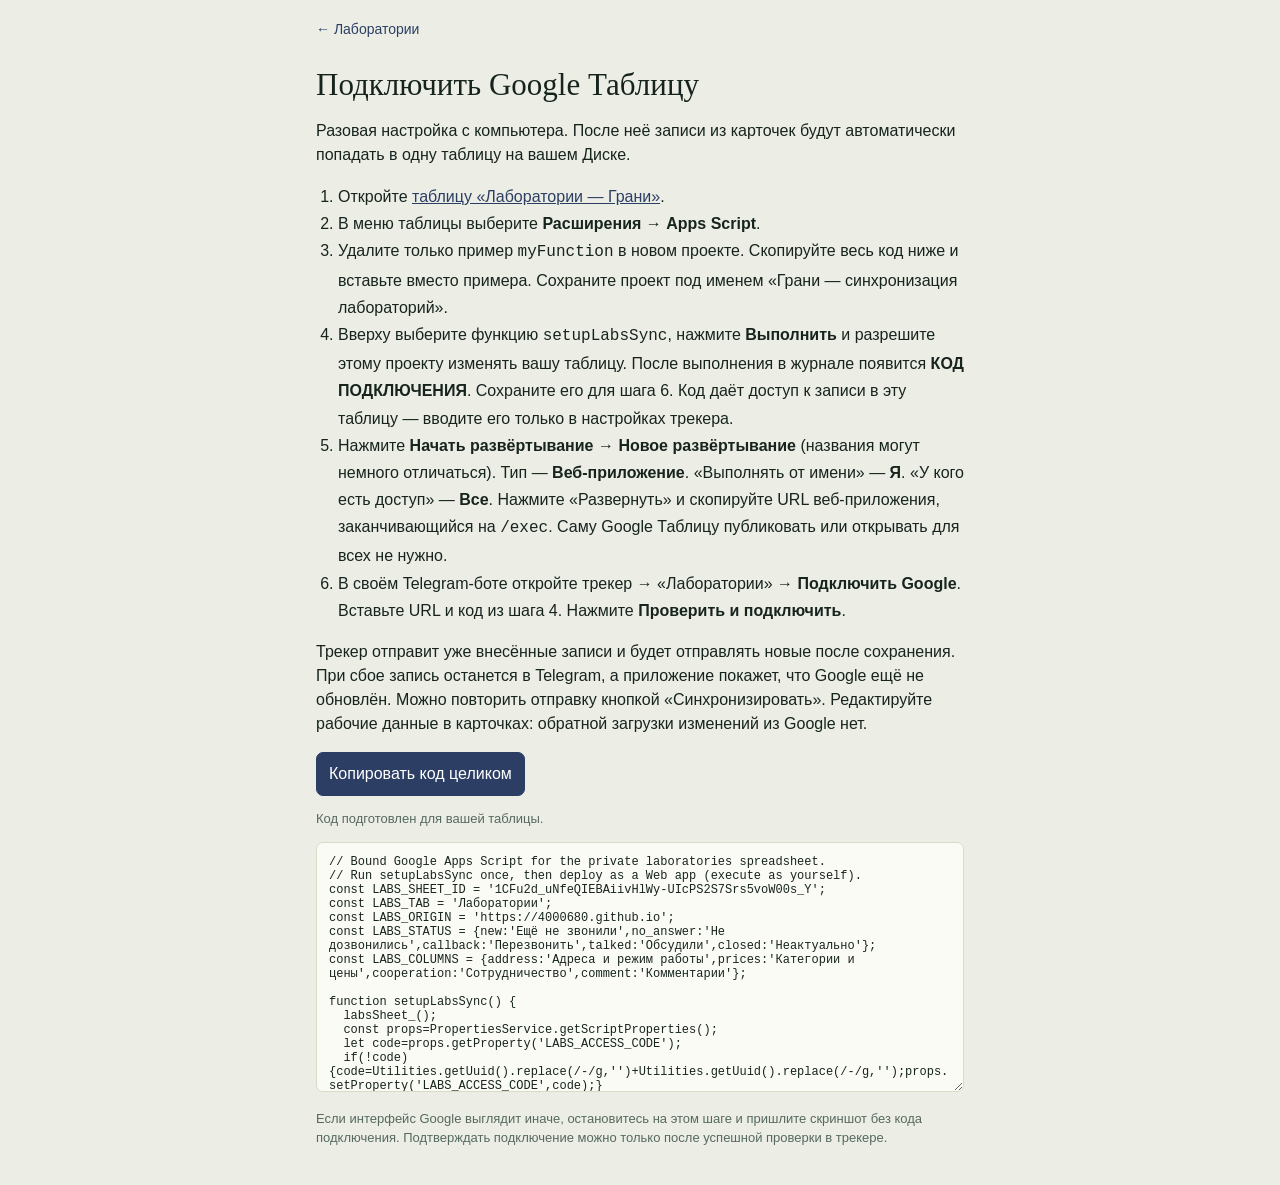
<file: google-sync/setup.html>
<!doctype html><html lang="ru"><head><meta charset="utf-8"><meta name="viewport" content="width=device-width,initial-scale=1"><title>Подключение Google Таблицы</title><link rel="stylesheet" href="../labs.css?v=2"></head><body><main id="app">
<a class="back" href="../laboratorii.html">← Лаборатории</a><h1>Подключить Google Таблицу</h1>
<p>Разовая настройка с компьютера. После неё записи из карточек будут автоматически попадать в одну таблицу на вашем Диске.</p>
<ol style="padding-left:22px;line-height:1.7">
<li>Откройте <a href="https://docs.google.com/spreadsheets/d/1CFu2d_uNfeQIEBAiivHlWy-UIcPS2S7Srs5voW00s_Y/edit" target="_blank" rel="noopener noreferrer">таблицу «Лаборатории — Грани»</a>.</li>
<li>В меню таблицы выберите <strong>Расширения → Apps Script</strong>.</li>
<li>Удалите только пример <code>myFunction</code> в новом проекте. Скопируйте весь код ниже и вставьте вместо примера. Сохраните проект под именем «Грани — синхронизация лабораторий».</li>
<li>Вверху выберите функцию <code>setupLabsSync</code>, нажмите <strong>Выполнить</strong> и разрешите этому проекту изменять вашу таблицу. После выполнения в журнале появится <strong>КОД ПОДКЛЮЧЕНИЯ</strong>. Сохраните его для шага 6. Код даёт доступ к записи в эту таблицу — вводите его только в настройках трекера.</li>
<li>Нажмите <strong>Начать развёртывание → Новое развёртывание</strong> (названия могут немного отличаться). Тип — <strong>Веб-приложение</strong>. «Выполнять от имени» — <strong>Я</strong>. «У кого есть доступ» — <strong>Все</strong>. Нажмите «Развернуть» и скопируйте URL веб-приложения, заканчивающийся на <code>/exec</code>. Саму Google Таблицу публиковать или открывать для всех не нужно.</li>
<li>В своём Telegram-боте откройте трекер → «Лаборатории» → <strong>Подключить Google</strong>. Вставьте URL и код из шага 4. Нажмите <strong>Проверить и подключить</strong>.</li>
</ol>
<p>Трекер отправит уже внесённые записи и будет отправлять новые после сохранения. При сбое запись останется в Telegram, а приложение покажет, что Google ещё не обновлён. Можно повторить отправку кнопкой «Синхронизировать». Редактируйте рабочие данные в карточках: обратной загрузки изменений из Google нет.</p>
<button id="copy" disabled>Копировать код целиком</button><p id="message" class="muted" role="status">Загружаем код…</p><textarea id="code" readonly rows="16" aria-label="Код Google Apps Script" spellcheck="false" style="font:12px monospace"></textarea>
<p class="muted">Если интерфейс Google выглядит иначе, остановитесь на этом шаге и пришлите скриншот без кода подключения. Подтверждать подключение можно только после успешной проверки в трекере.</p>
</main><script>
const code=document.getElementById('code'),button=document.getElementById('copy'),message=document.getElementById('message');
fetch('Code.gs?v=1').then(r=>{if(!r.ok)throw Error();return r.text()}).then(text=>{code.value=text;button.disabled=false;message.textContent='Код подготовлен для вашей таблицы.'}).catch(()=>message.textContent='Не удалось загрузить код. Обновите страницу.');
button.onclick=async()=>{try{await navigator.clipboard.writeText(code.value);message.textContent='Код скопирован. Вставьте его в Apps Script.'}catch{code.focus();code.select();message.textContent='Код выделен. Скопируйте его обычной командой копирования.'}};
</script></body></html>
</file>
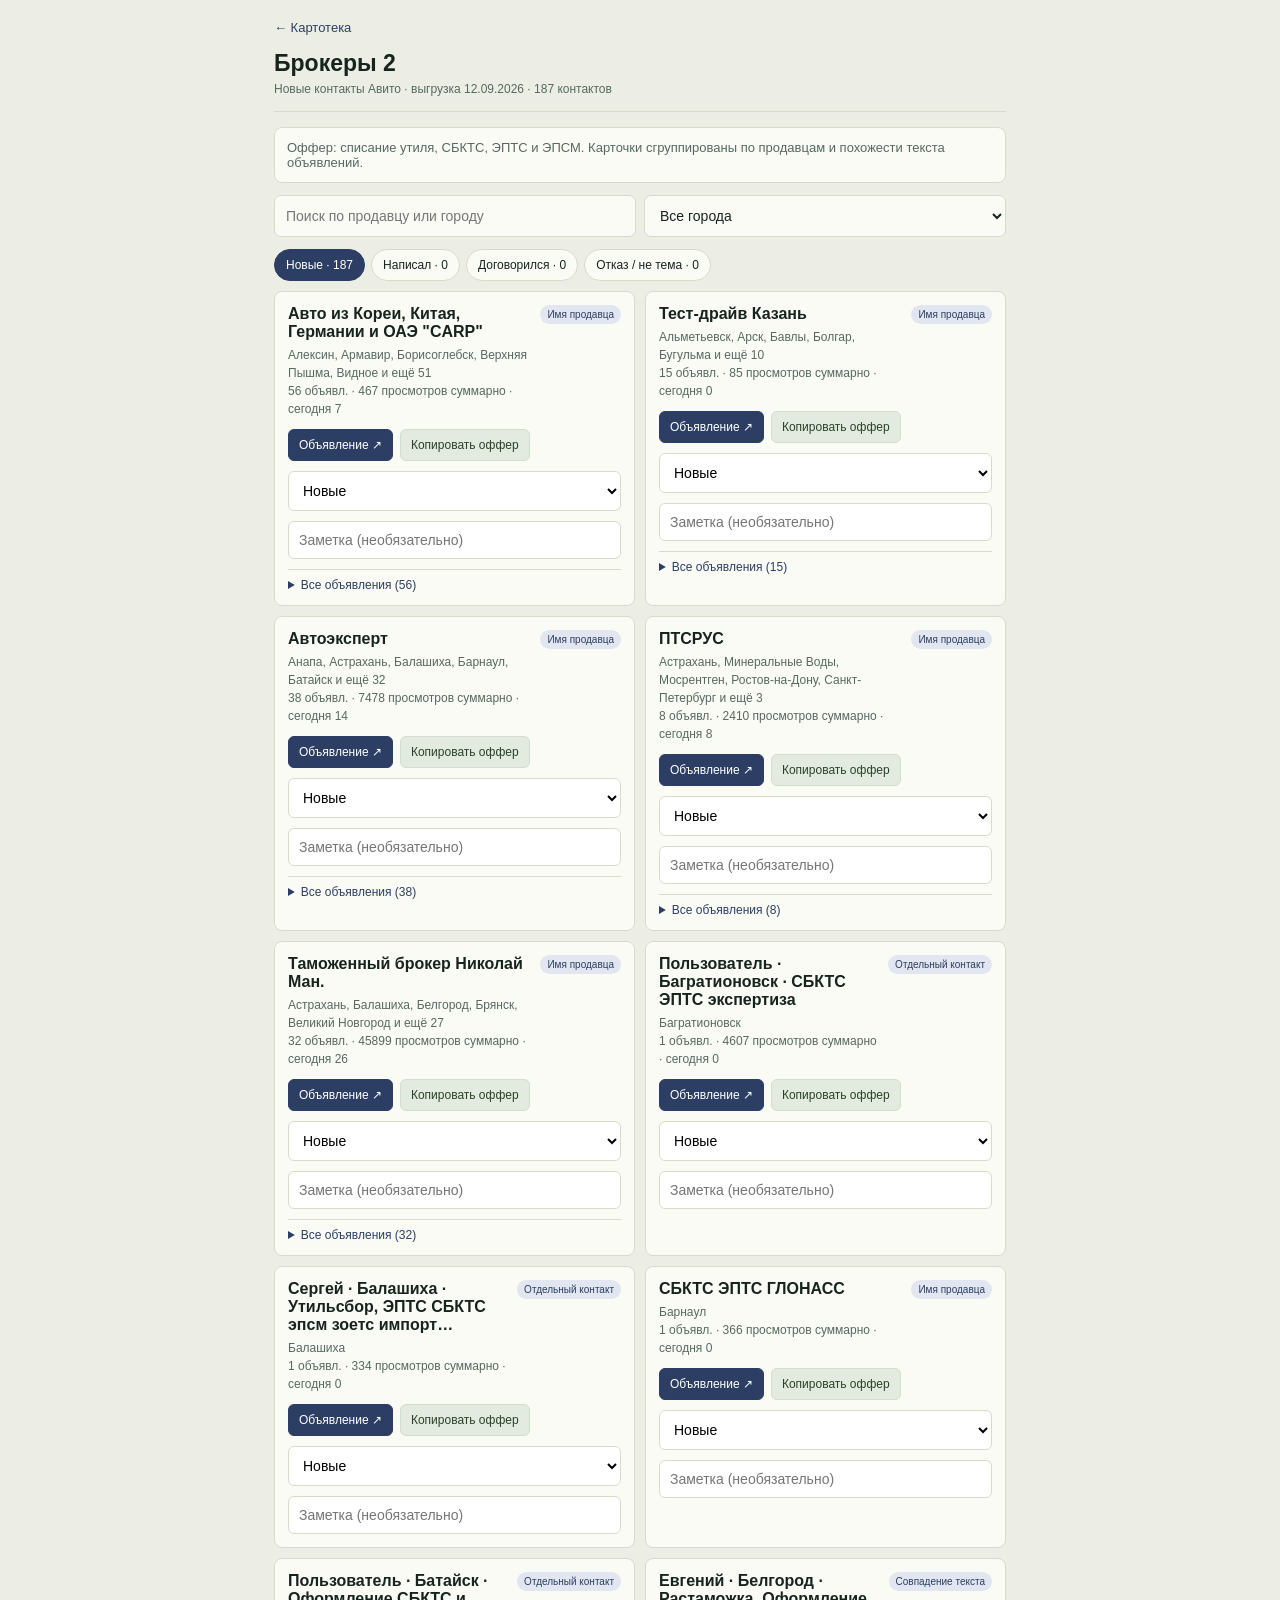
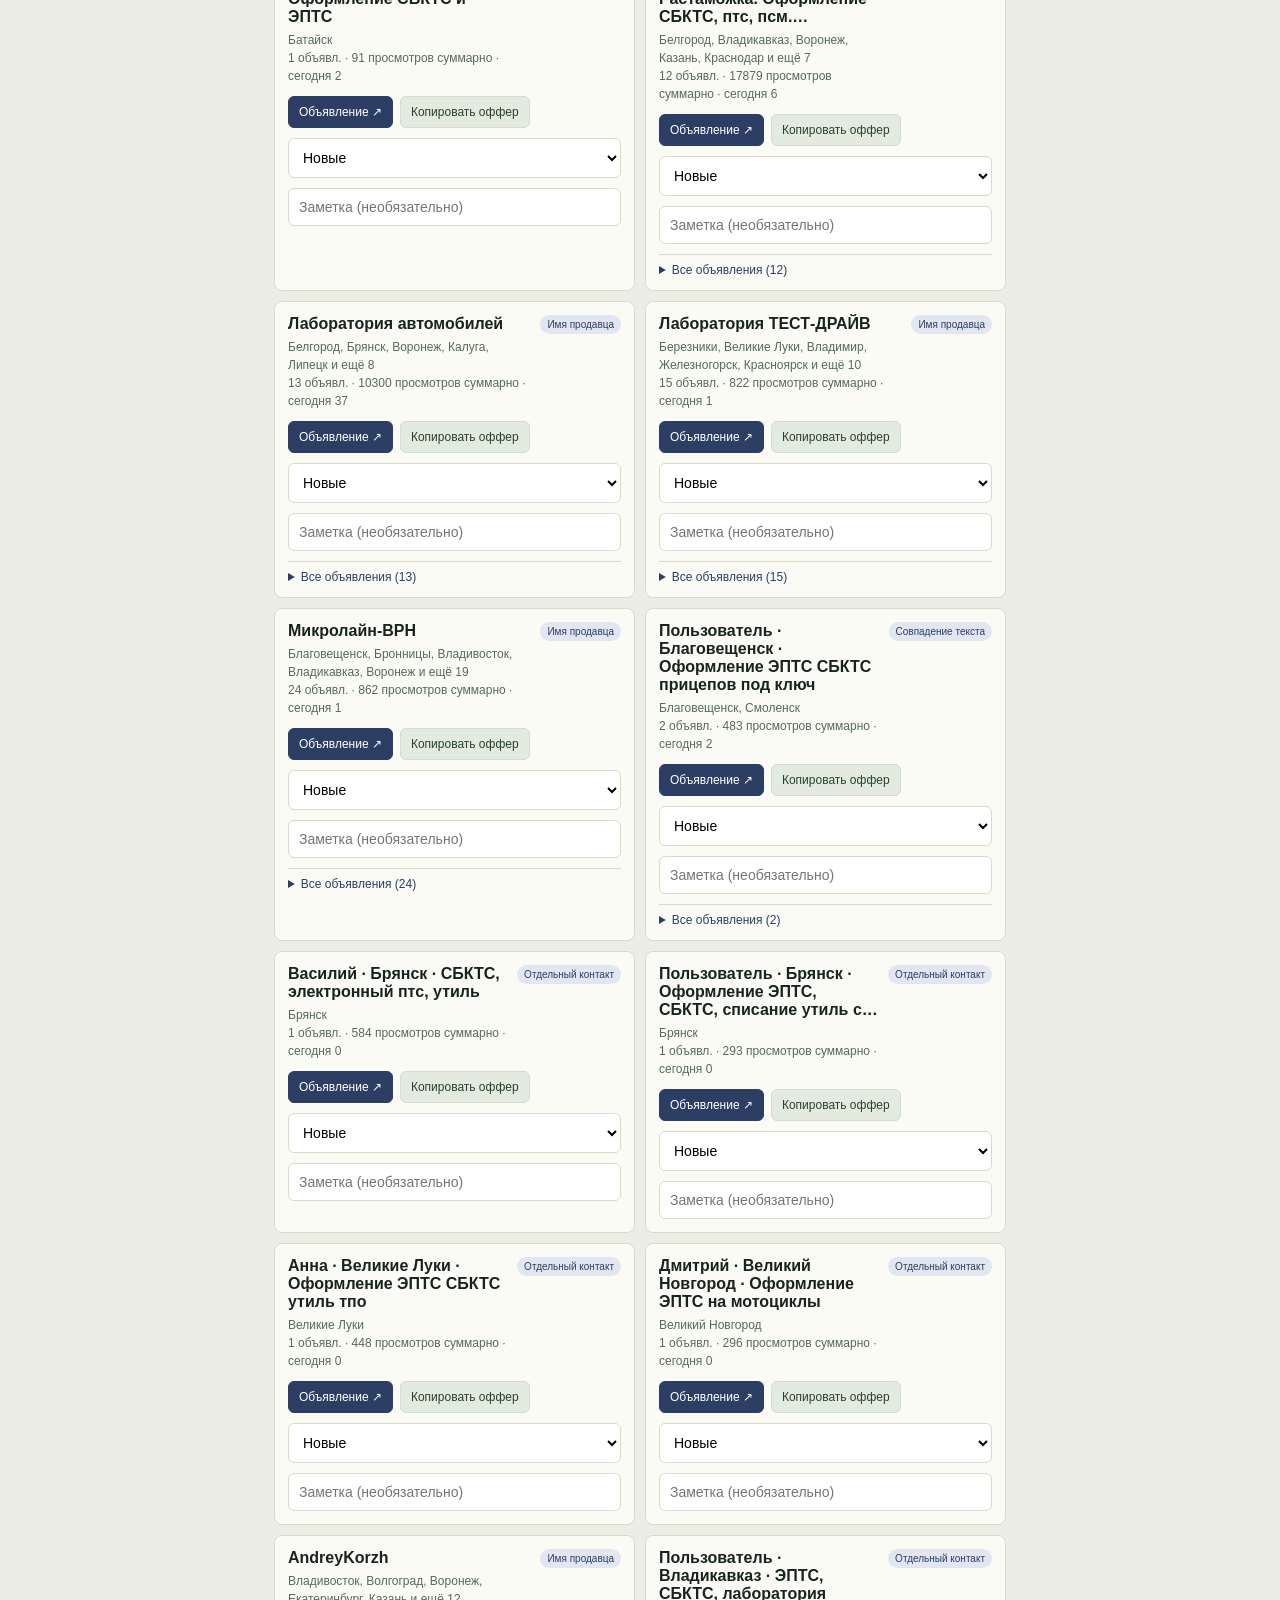
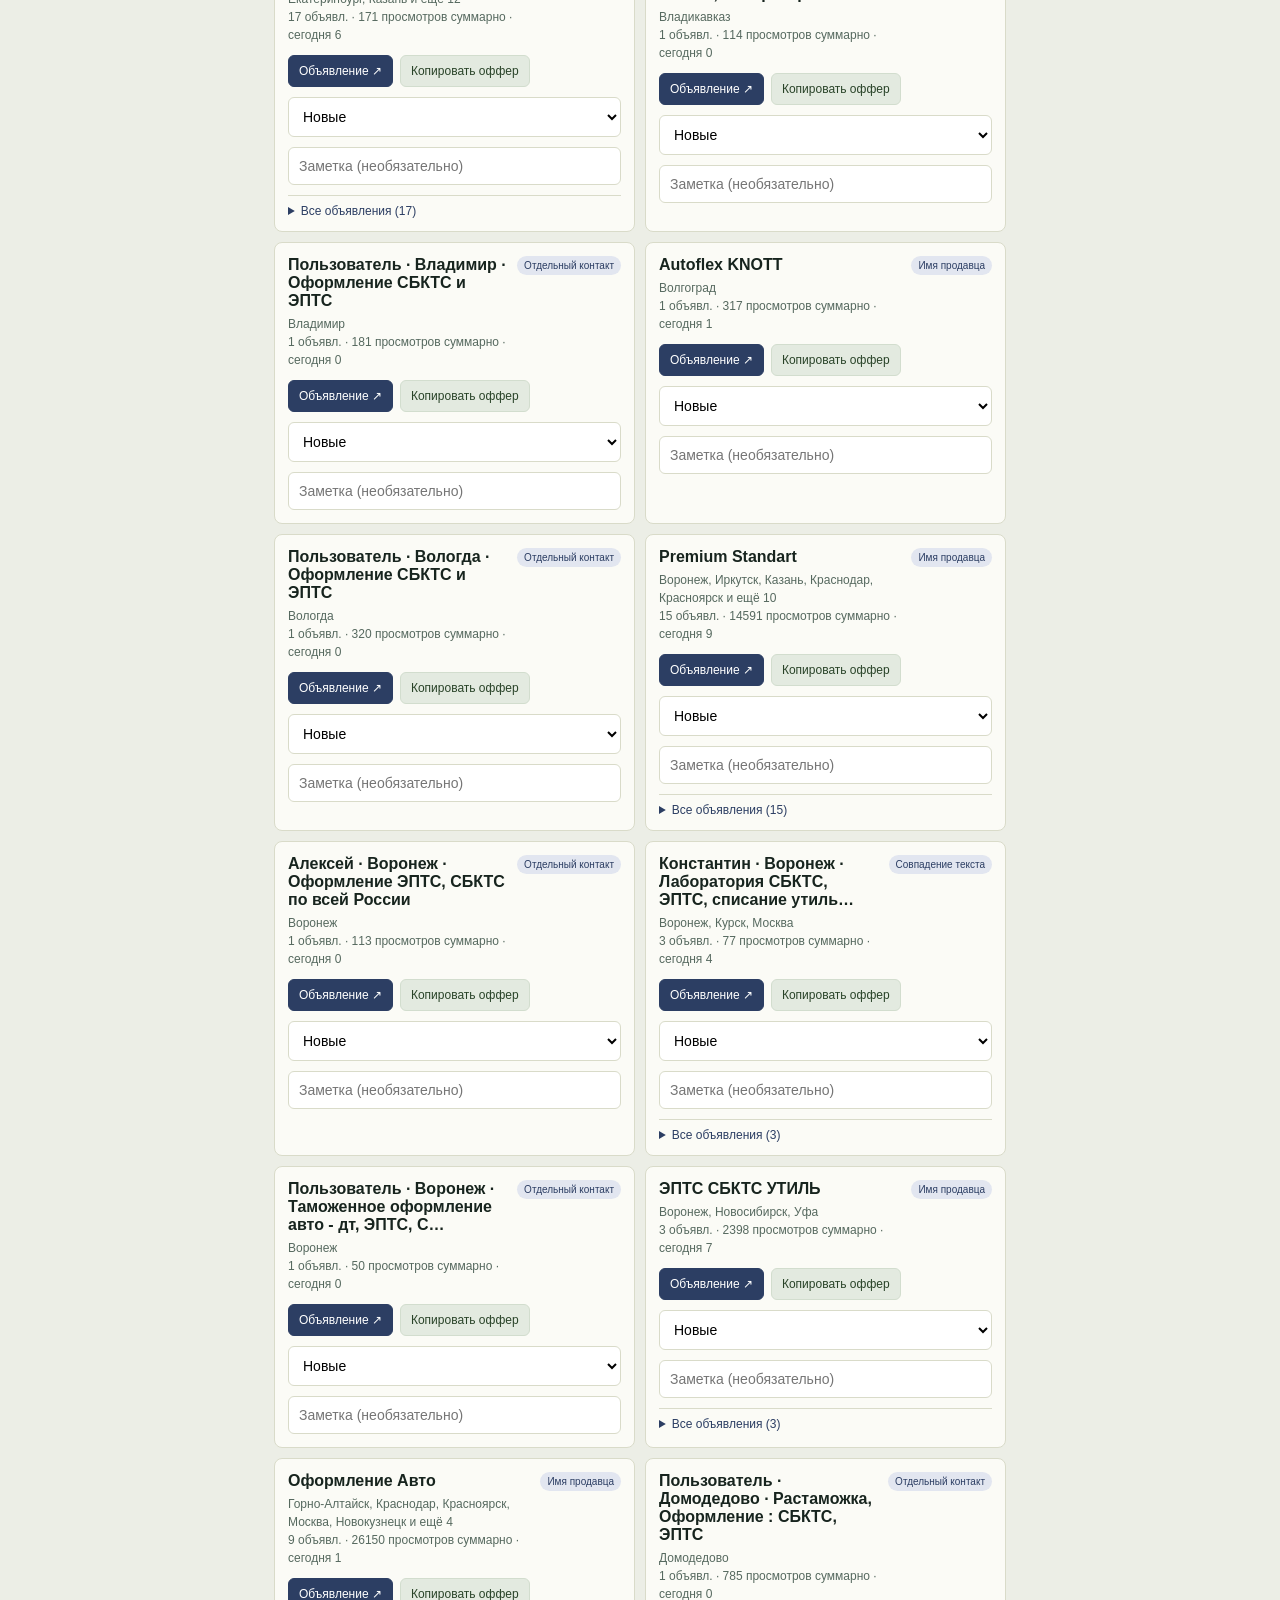
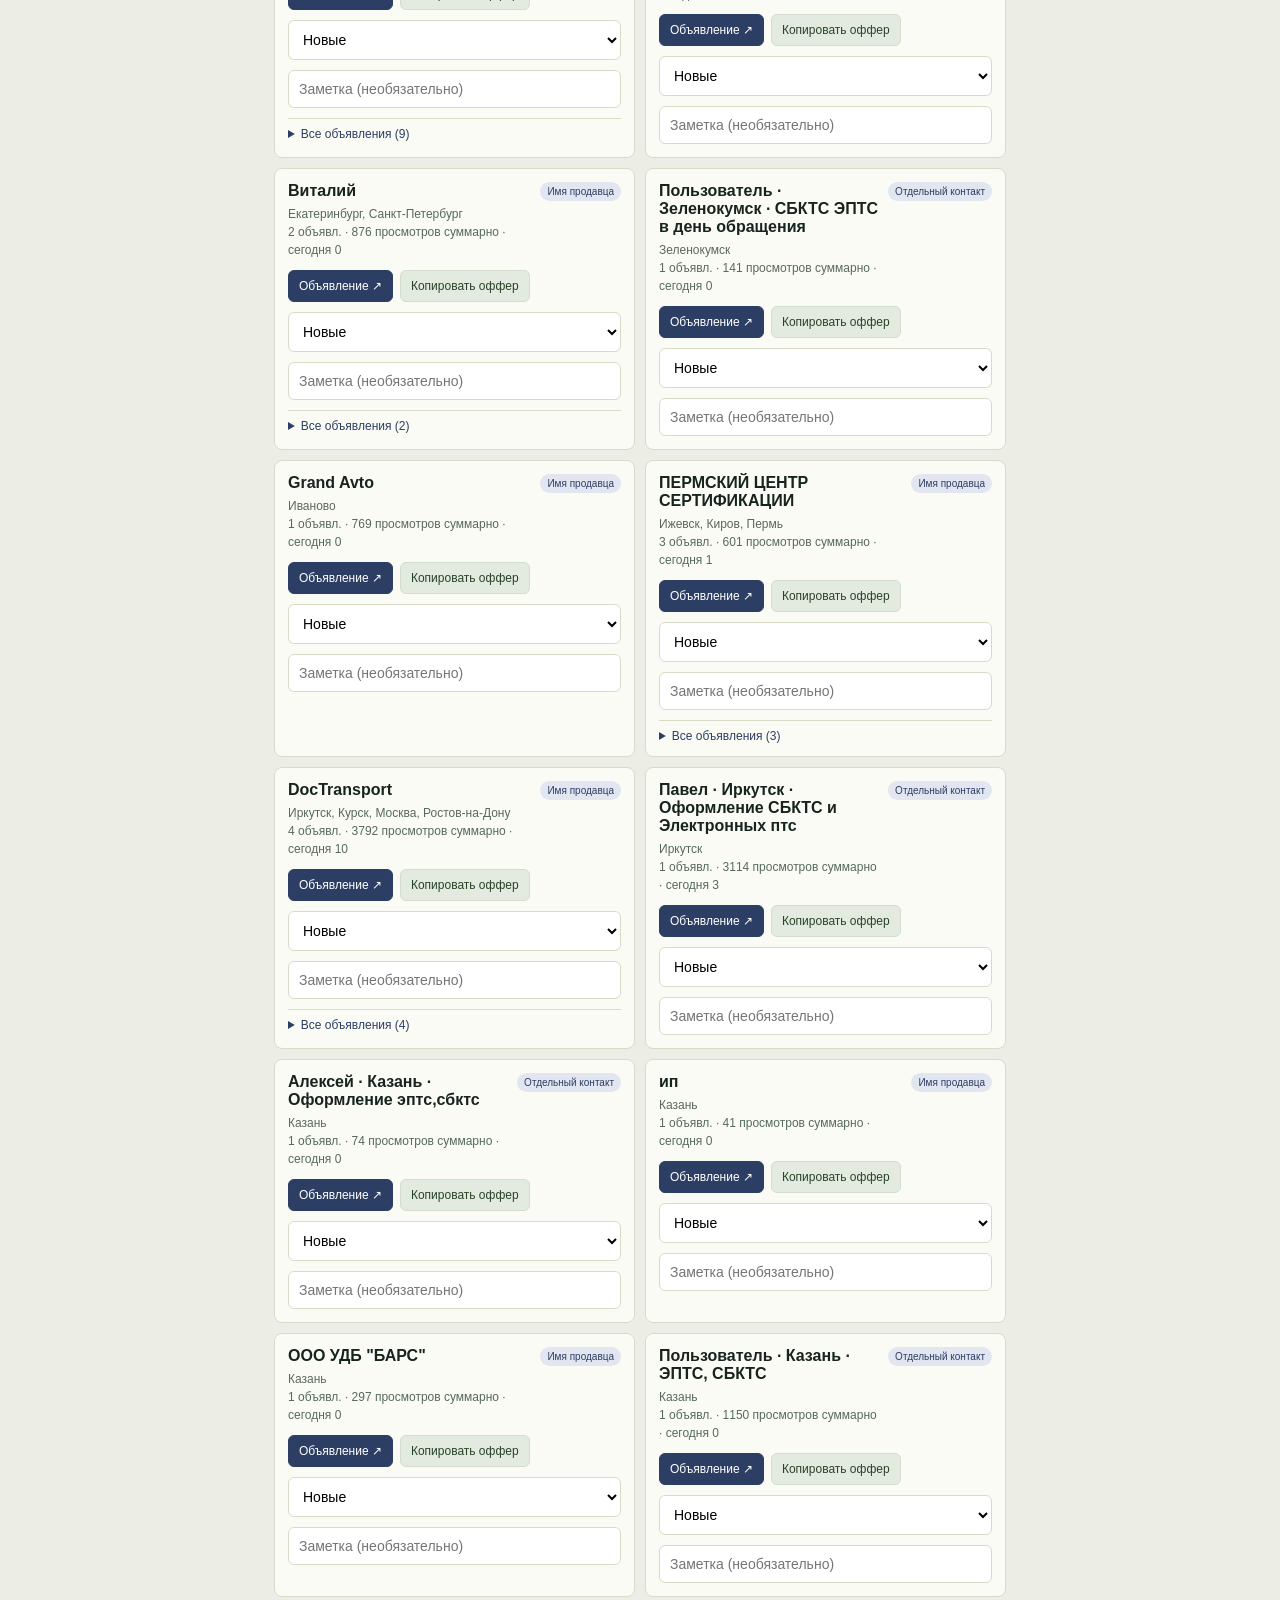
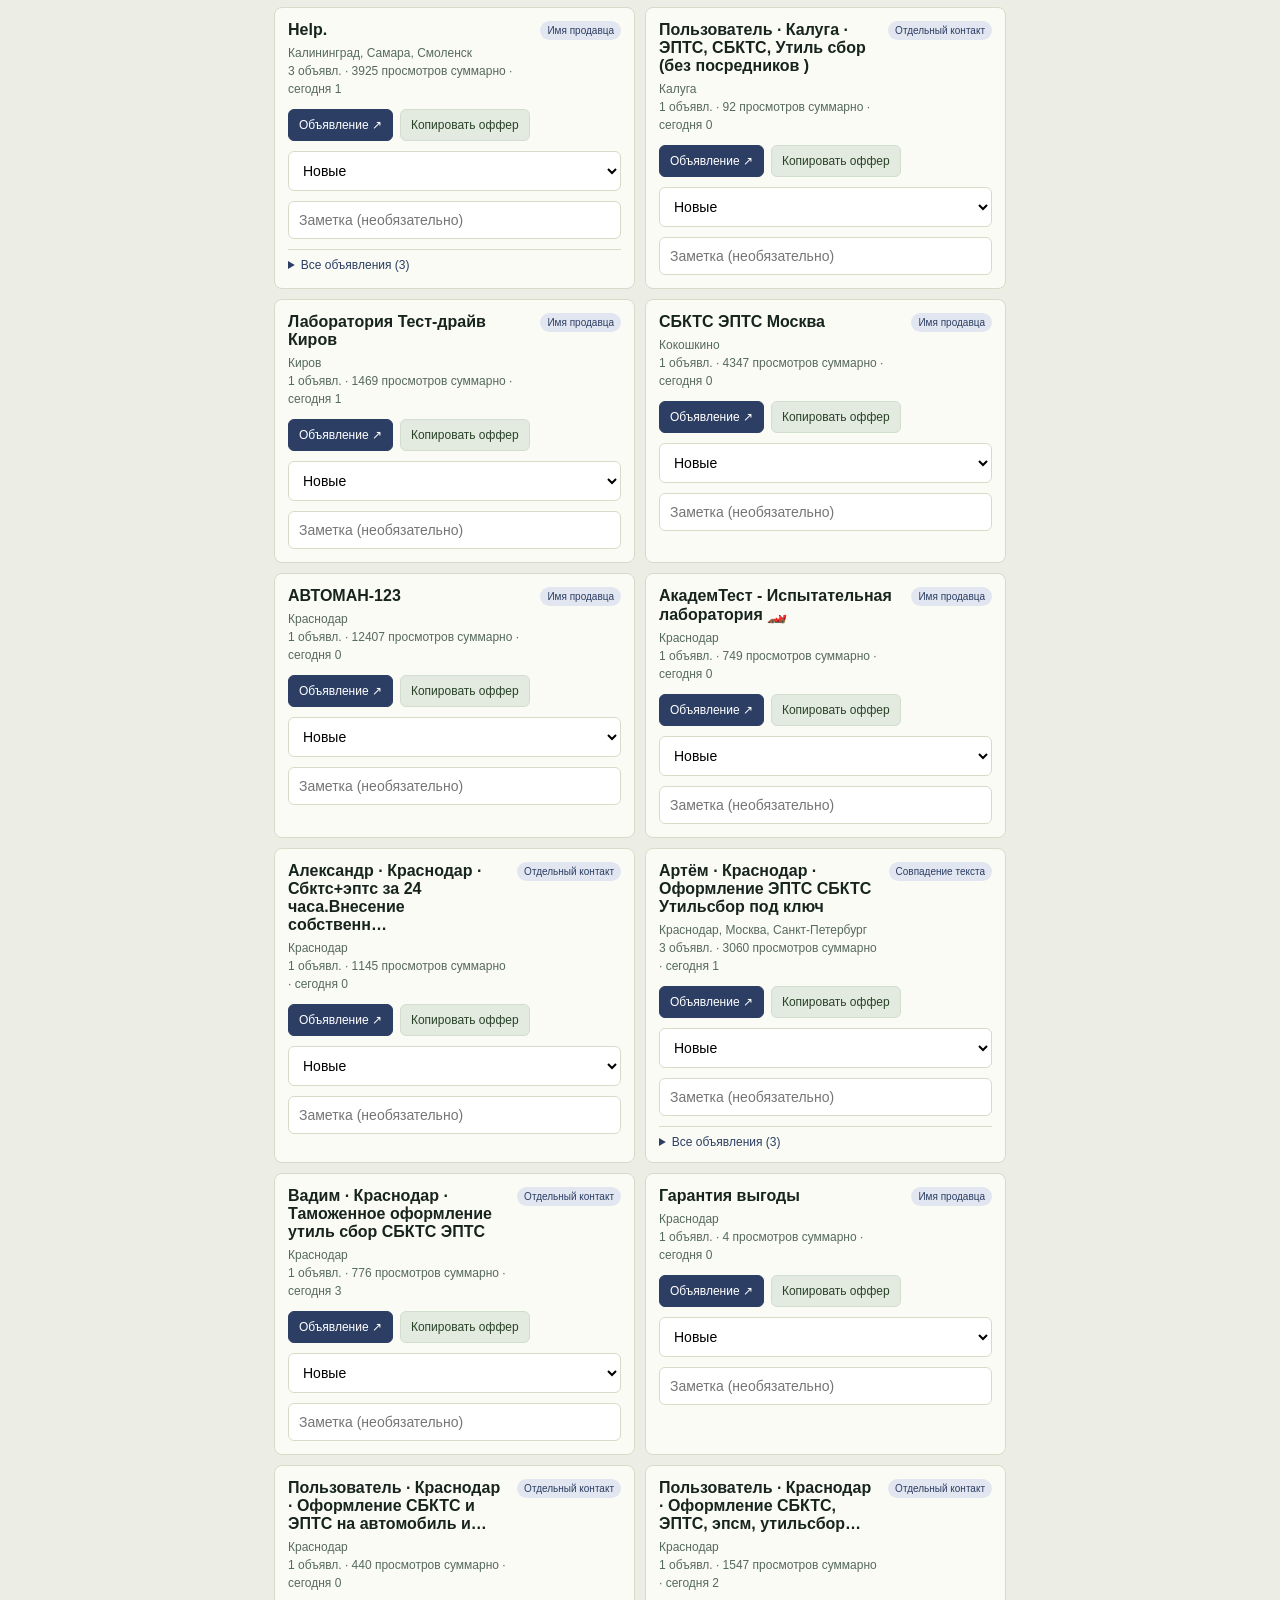
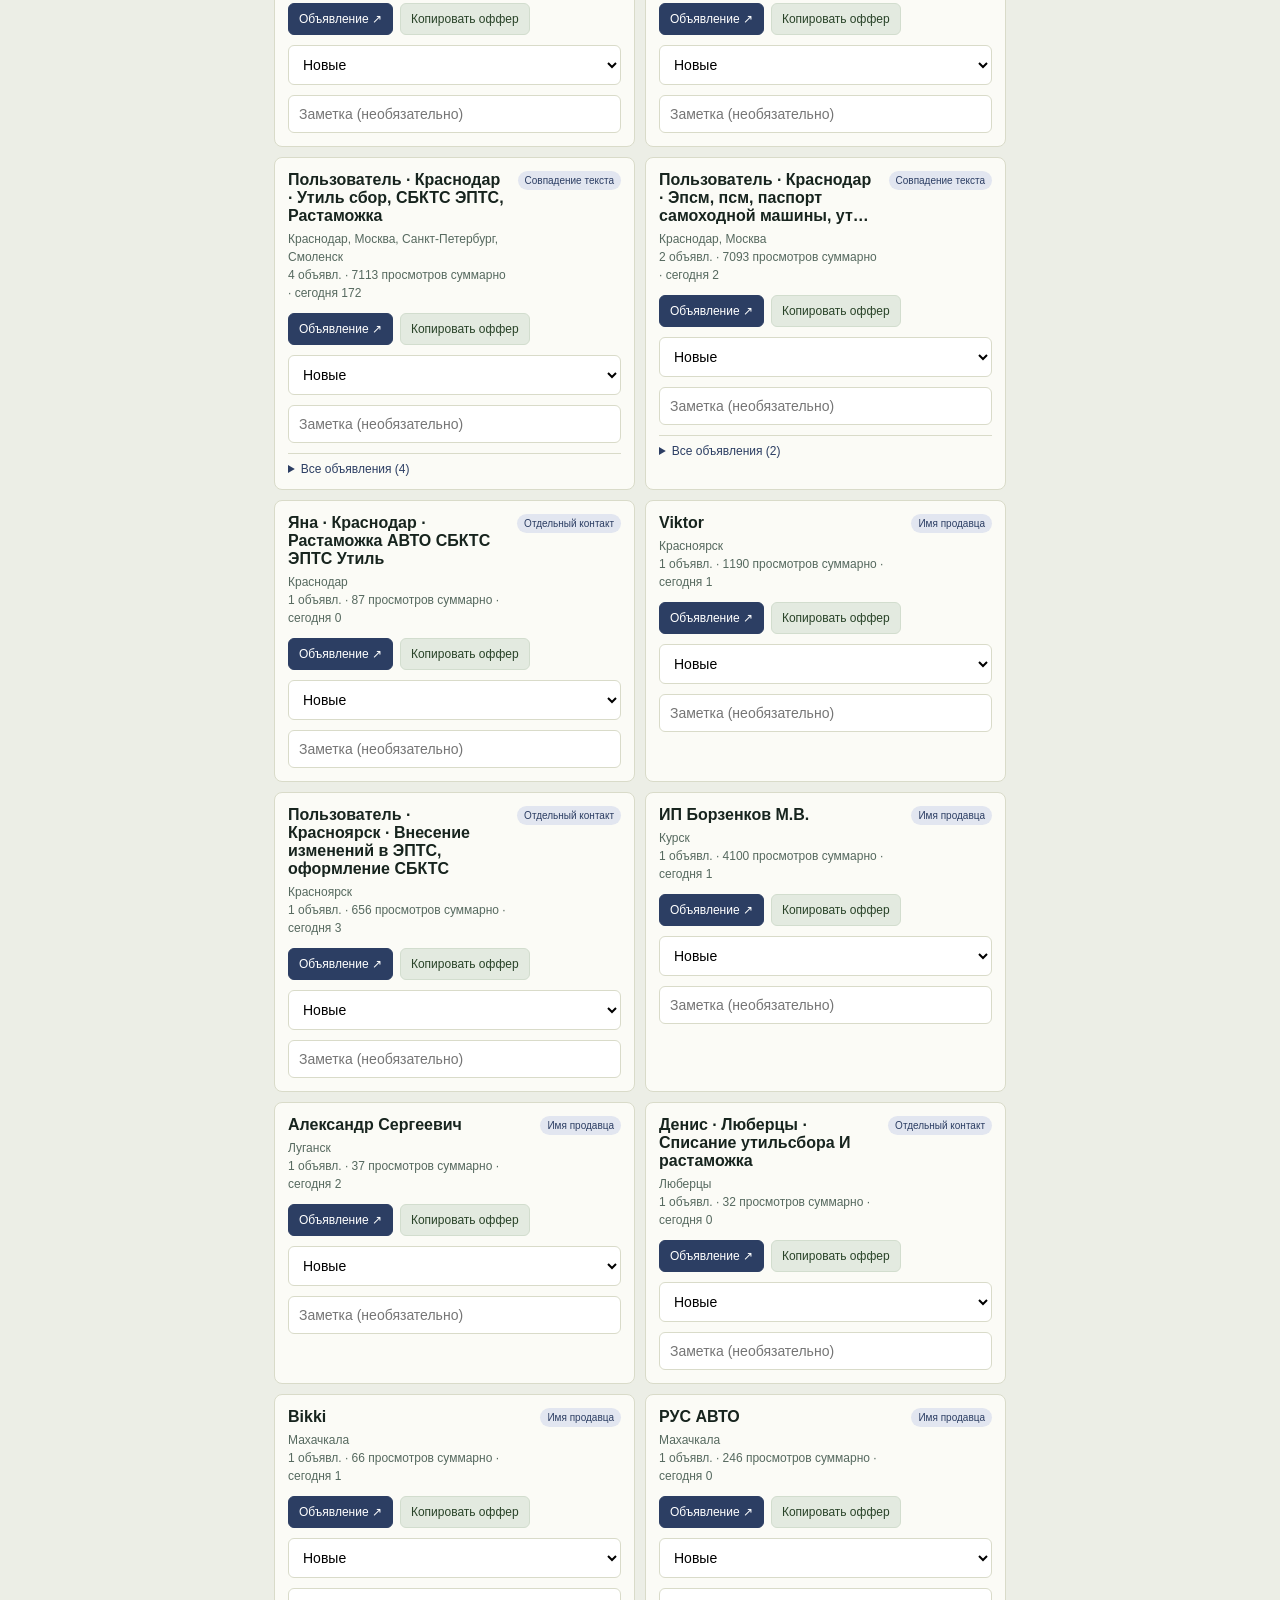
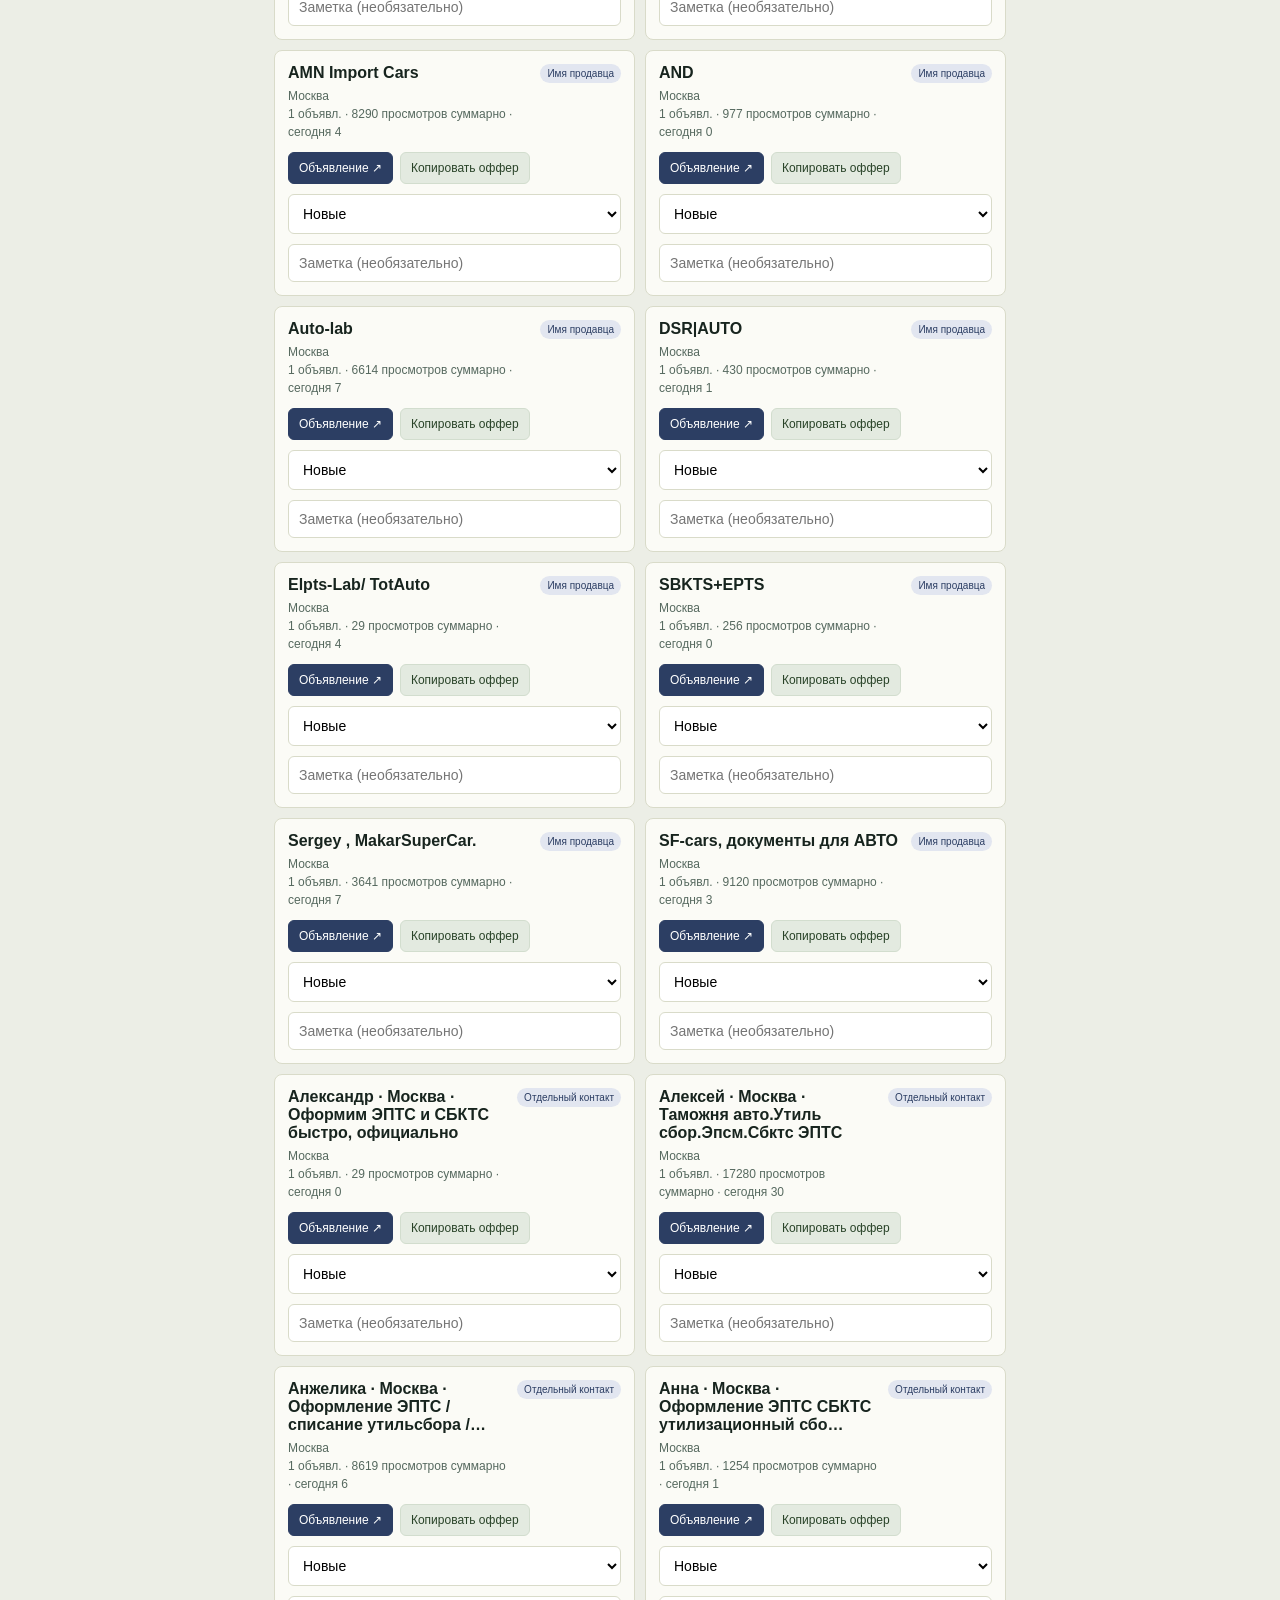
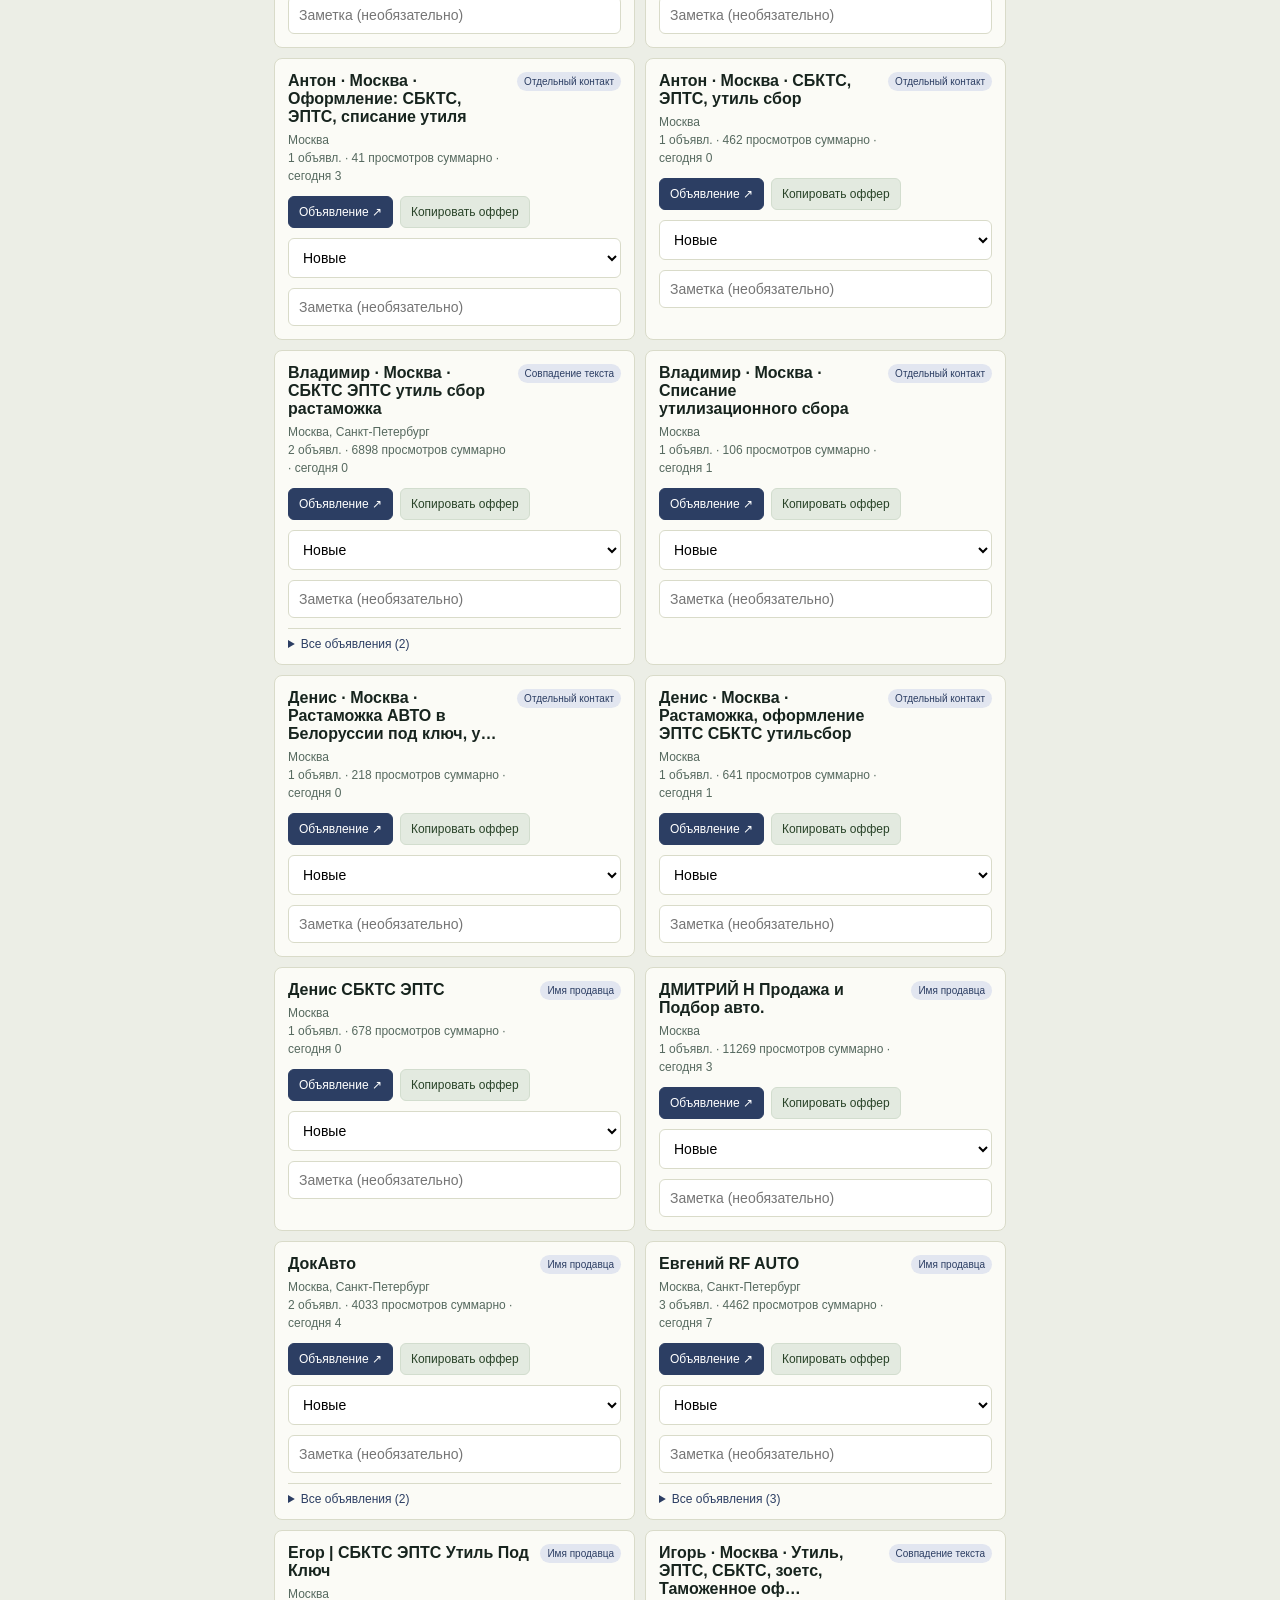
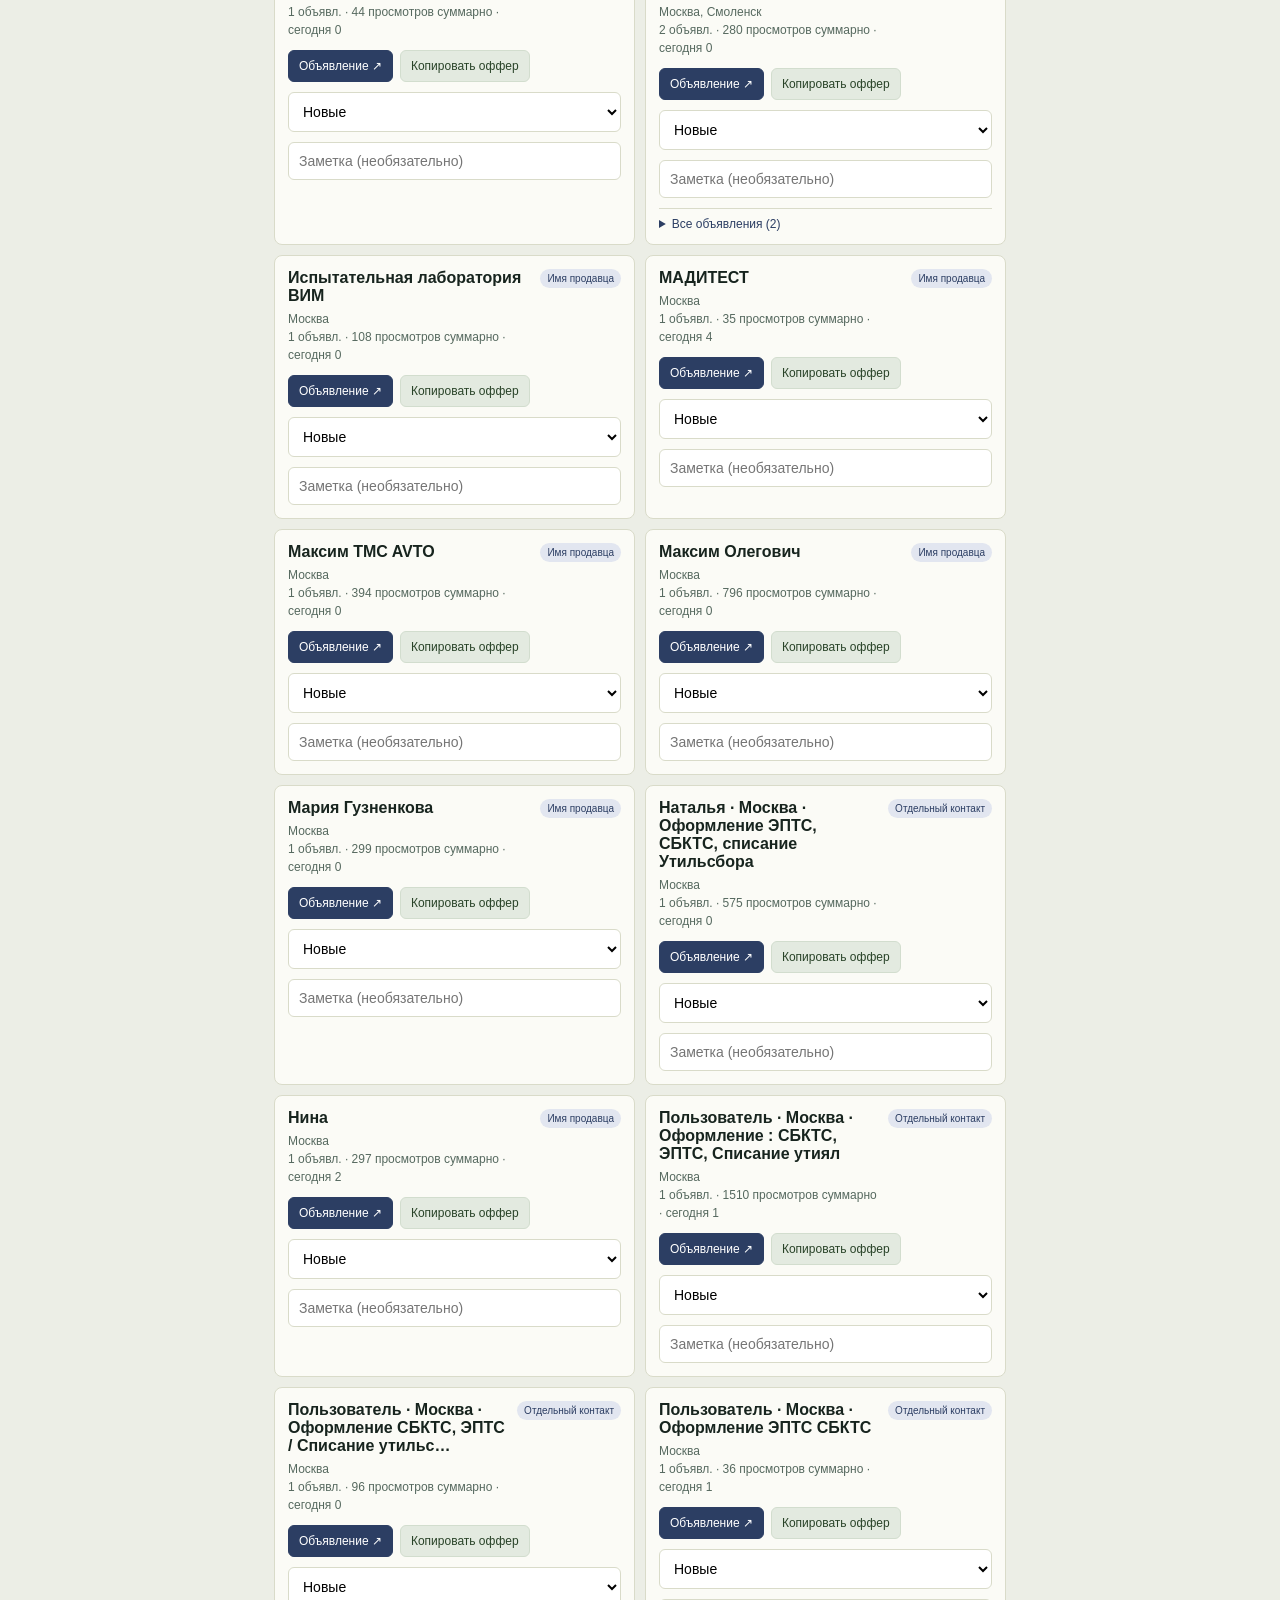
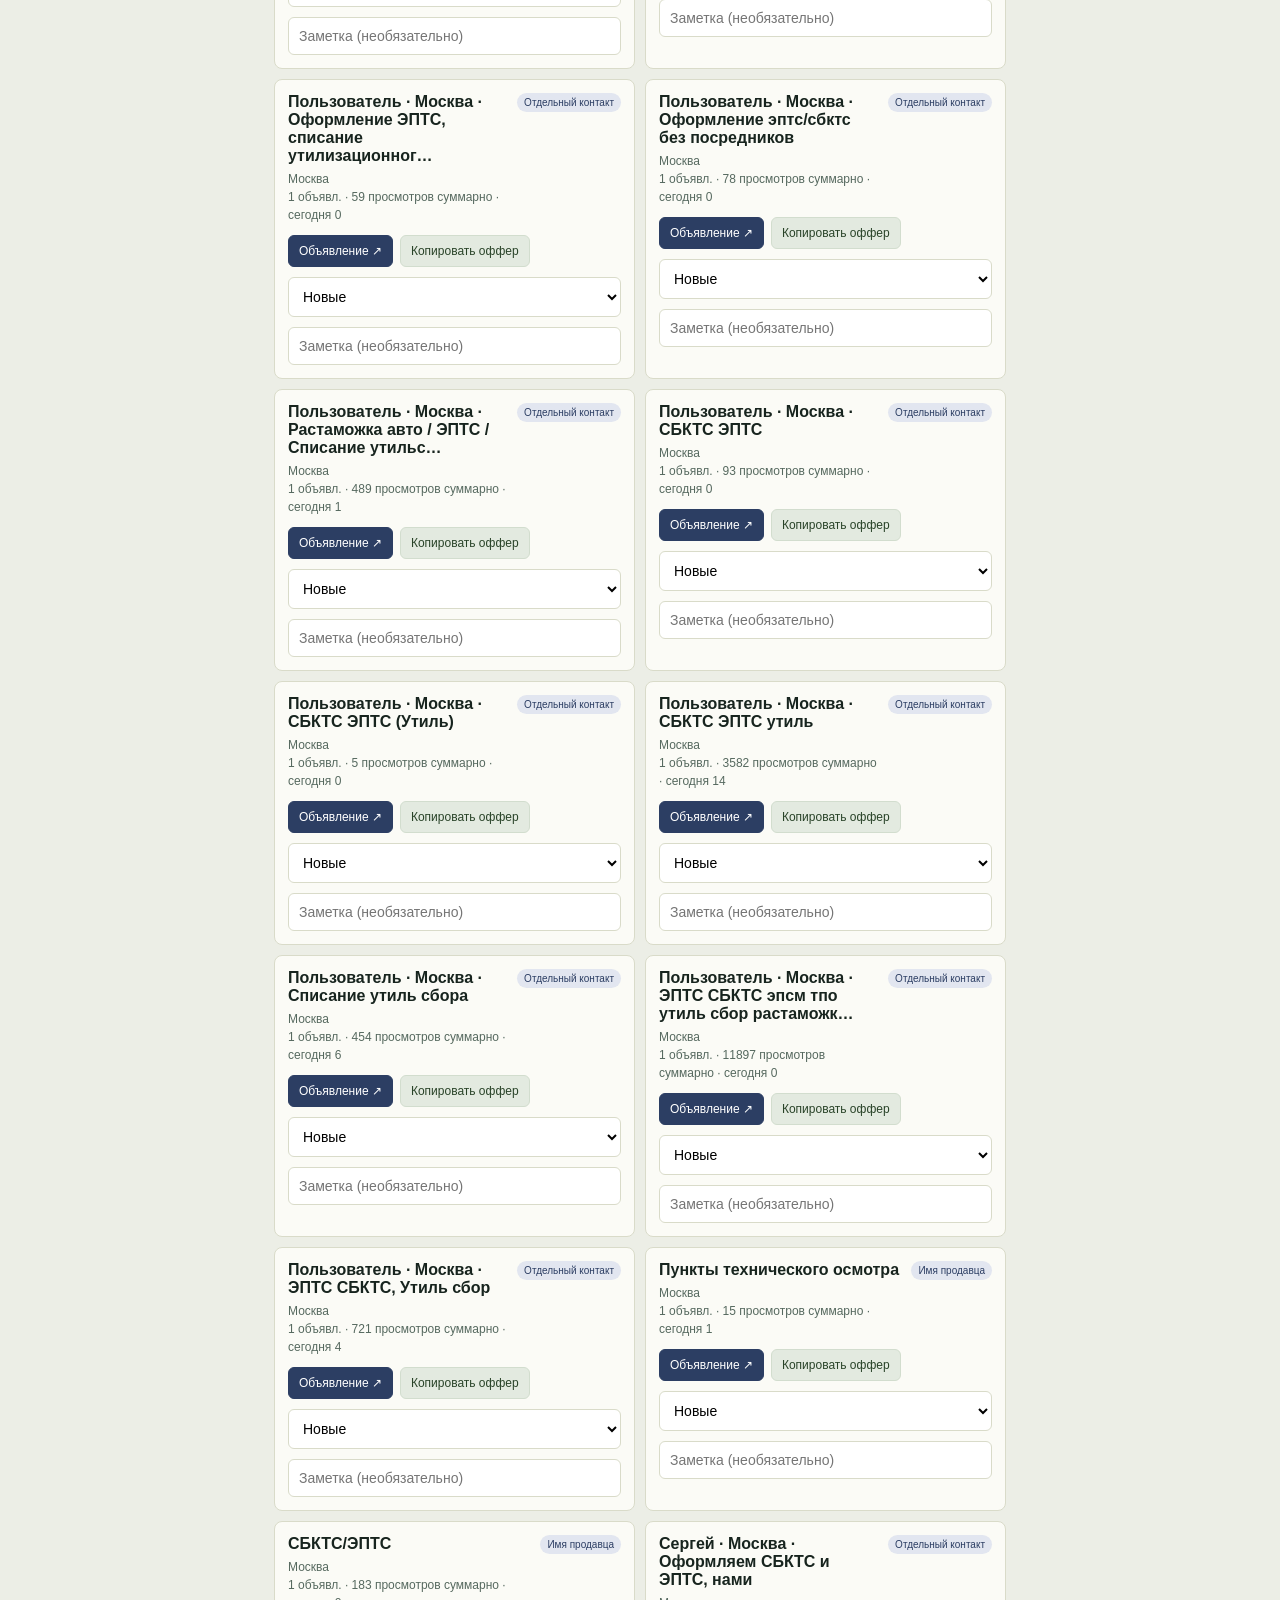
<file: import/brokery2.html>
<!doctype html>
<html lang="ru">
<head>
<meta charset="utf-8"><meta name="viewport" content="width=device-width,initial-scale=1,maximum-scale=1">
<title>Брокеры 2 — картотека</title>
<script src="https://telegram.org/js/telegram-web-app.js"></script>
<style>
:root{--bg:#eceee6;--card:#fbfbf6;--ink:#17241e;--soft:#56695f;--line:#d9dbc9;--blue:#2c3e63;--green:#3f5d3a;--red:#8c3d35}*{box-sizing:border-box}body{margin:0;background:var(--bg);color:var(--ink);font:15px -apple-system,BlinkMacSystemFont,"Segoe UI",sans-serif}#app{max-width:760px;margin:auto;padding:18px 14px 50px}.head{border-bottom:1px solid var(--line);padding:5px 0 15px;margin-bottom:15px}.head h1{font-size:23px;margin:0 0 5px}.sub{font-size:12px;color:var(--soft)}.back{color:var(--blue);text-decoration:none;font-size:13px;display:inline-block;margin-bottom:10px}.summary{background:var(--card);border:1px solid var(--line);padding:12px;border-radius:8px;margin-bottom:12px;font-size:13px;color:var(--soft)}.toolbar{display:grid;grid-template-columns:1fr 1fr;gap:8px;margin-bottom:10px}.toolbar input,.toolbar select{min-width:0;padding:11px;border:1px solid var(--line);background:var(--card);border-radius:7px;font-size:14px;color:var(--ink)}.tabs{display:flex;gap:6px;overflow:auto;padding:2px 0 10px}.tab{white-space:nowrap;border:1px solid var(--line);border-radius:18px;background:var(--card);padding:8px 11px;color:var(--ink);font-size:12px}.tab.active{background:var(--blue);border-color:var(--blue);color:white}.cards{display:grid;gap:10px}.card{background:var(--card);border:1px solid var(--line);border-radius:8px;padding:13px}.cardtop{display:flex;justify-content:space-between;gap:10px;align-items:flex-start}.name{font-weight:700;font-size:16px;overflow-wrap:anywhere}.meta{color:var(--soft);font-size:12px;line-height:1.5;margin-top:5px}.pill{font-size:10px;padding:4px 7px;border-radius:12px;background:#e2e6f0;color:var(--blue);white-space:nowrap}.actions{display:flex;gap:7px;flex-wrap:wrap;margin-top:11px}.btn{border:1px solid var(--line);border-radius:6px;padding:8px 10px;background:#fff;color:var(--ink);text-decoration:none;font-size:12px;cursor:pointer}.btn.primary{background:var(--blue);border-color:var(--blue);color:white}.btn.offer{background:#e3eae0;border-color:#d2ddce;color:#294328}.status{margin-top:10px;width:100%;padding:10px;border-radius:6px;border:1px solid var(--line);background:white;font-size:14px}.ads{margin-top:10px;border-top:1px solid var(--line);padding-top:8px}.ads summary{font-size:12px;color:var(--blue);cursor:pointer}.adrow{font-size:12px;margin:8px 0;line-height:1.45}.adrow a{color:var(--blue)}.empty{text-align:center;color:var(--soft);padding:30px}.toast{position:fixed;bottom:18px;left:50%;transform:translateX(-50%);background:#17241e;color:#fff;padding:10px 15px;border-radius:20px;font-size:13px;display:none}.hint{font-size:11px;color:var(--soft);margin:10px 2px}@media(min-width:600px){.cards{grid-template-columns:1fr 1fr}}
</style></head>
<body><main id="app">
<a class="back" href="index.html">← Картотека</a>
<header class="head"><h1>Брокеры 2</h1><div class="sub">Новые контакты Авито · выгрузка 12.09.2026 · <span id="total"></span></div></header>
<div class="summary">Оффер: списание утиля, СБКТС, ЭПТС и ЭПСМ. Карточки сгруппированы по продавцам и похожести текста объявлений.</div>
<div class="toolbar"><input id="search" placeholder="Поиск по продавцу или городу"><select id="city"><option value="">Все города</option></select></div>
<nav class="tabs" id="tabs"></nav><section class="cards" id="cards"></section><div class="hint" id="storageHint"></div>
</main><div class="toast" id="toast"></div>
<script>
const OFFER = `Здравствуйте! В идеале тут должен писать клиент, а не я — но рискну.

Списываю любой утиль:
комм. по ТПО 8т.р / срок 1-2 дня.
Льготный утиль по ТПО -13 тыс
Льготный утиль РБ — без ТПО, по скану ТПО, ( от 20 тыс )
Коммерческий по ДТ, (казахстанская сборка)
Армения / Казахстан - льготный / комм.
Раритет - утиль 0,
Выпускаем и списываем ЭПСМ!

Так же можем выгрузить СБКТС, ЭПТС по вин номеру, скрин с сэпа СБКТС любой лаборатории, внести собственника в любой ЭПТС!`;
const STATUSES=[['new','Новые'],['sent','Написал'],['agreed','Договорился'],['closed','Отказ / не тема']];
const KEY='broker2_status_v1';let DATA=[],STATE={},active='new',saveTimer;
const esc=s=>String(s??'').replace(/[&<>"']/g,c=>({'&':'&amp;','<':'&lt;','>':'&gt;','"':'&quot;',"'":'&#39;'}[c]));
function toast(s){let t=document.getElementById('toast');t.textContent=s;t.style.display='block';setTimeout(()=>t.style.display='none',1800)}
function adaptStorage(){const tg=window.Telegram&&Telegram.WebApp,cs=tg&&tg.CloudStorage,cloud=!!(cs&&tg.initData);if(tg){try{tg.ready();tg.expand();tg.BackButton.show();tg.BackButton.onClick(()=>location.href='../index.html')}catch(e){}}
const local={get:async()=>localStorage.getItem(KEY),set:async v=>localStorage.setItem(KEY,v)};
if(!cloud)return {get:local.get,set:local.set,cloud:false};
const call=(m,...a)=>new Promise((ok,no)=>cs[m](...a,(e,v)=>e?no(e):ok(v))),CHUNK=1500,prefix='b2_'+KEY.replace(/[^A-Za-z0-9_-]/g,'_');
return {cloud:true,get:async()=>{const meta=await call('getItem','m_'+prefix);if(!meta)return local.get();const n=parseInt(meta,10)||1;let out='';for(let i=0;i<n;i++)out+=await call('getItem','c_'+prefix+'_'+i)||'';return out},set:async v=>{const n=Math.max(1,Math.ceil(v.length/CHUNK)),old=parseInt(await call('getItem','m_'+prefix)||'0',10)||0;for(let i=0;i<n;i++)await call('setItem','c_'+prefix+'_'+i,v.slice(i*CHUNK,(i+1)*CHUNK));await call('setItem','m_'+prefix,String(n));if(old>n)for(let i=n;i<old;i++)await call('removeItem','c_'+prefix+'_'+i);localStorage.setItem(KEY,v)}}}
const STORE=adaptStorage();
function renderTabs(){let counts={};for(const [k] of STATUSES)counts[k]=DATA.filter(x=>(STATE[x.id]?.status||'new')===k).length;document.getElementById('tabs').innerHTML=STATUSES.map(([k,n])=>`<button class="tab ${k===active?'active':''}" data-status="${k}">${n} · ${counts[k]}</button>`).join('');document.getElementById('tabs').querySelectorAll('button').forEach(b=>b.onclick=()=>{active=b.dataset.status;render()})}
function render(){renderTabs();let q=document.getElementById('search').value.trim().toLowerCase(),city=document.getElementById('city').value;let items=DATA.filter(x=>(STATE[x.id]?.status||'new')===active).filter(x=>!city||x.cities.includes(city)).filter(x=>!q||(x.name+' '+x.cities.join(' ')).toLowerCase().includes(q));let root=document.getElementById('cards');if(!items.length){root.innerHTML='<div class="empty">В этом разделе карточек нет</div>';return}root.innerHTML=items.map(x=>{let ads=x.ads||[],first=ads[0]||{},note=STATE[x.id]?.note||'';return `<article class="card"><div class="cardtop"><div><div class="name">${esc(x.name)}</div><div class="meta">${esc(x.cities.slice(0,5).join(', '))}${x.cities.length>5?' и ещё '+(x.cities.length-5):''}<br>${x.listingCount} объявл. · ${x.views} просмотров суммарно · сегодня ${x.todayViews||0}</div></div><span class="pill">${x.grouping==='description ≥80%'?'Совпадение текста':x.grouping==='same seller name'?'Имя продавца':'Отдельный контакт'}</span></div><div class="actions"><a class="btn primary" href="${esc(first.url||'#')}" target="_blank" rel="noopener">Объявление ↗</a><button class="btn offer" data-copy="${esc(x.id)}">Копировать оффер</button></div><select class="status" data-id="${esc(x.id)}">${STATUSES.map(([k,n])=>`<option value="${k}" ${(STATE[x.id]?.status||'new')===k?'selected':''}>${n}</option>`).join('')}</select><input class="status note" data-note="${esc(x.id)}" value="${esc(note)}" placeholder="Заметка (необязательно)">${ads.length>1?`<details class="ads"><summary>Все объявления (${ads.length})</summary>${ads.map(a=>`<div class="adrow">${esc(a.city)} · ${a.views} просмотров ${a.promotion?'· '+esc(a.promotion):''}<br><a href="${esc(a.url)}" target="_blank" rel="noopener">${esc(a.title||'Открыть объявление')} ↗</a></div>`).join('')}</details>`:''}</article>`}).join('');
root.querySelectorAll('select[data-id]').forEach(el=>el.onchange=()=>{STATE[el.dataset.id]={...(STATE[el.dataset.id]||{}),status:el.value};scheduleSave();render()});root.querySelectorAll('[data-note]').forEach(el=>el.oninput=()=>{STATE[el.dataset.note]={...(STATE[el.dataset.note]||{}),note:el.value};scheduleSave()});root.querySelectorAll('[data-copy]').forEach(el=>el.onclick=async()=>{try{await navigator.clipboard.writeText(OFFER);toast('Оффер скопирован')}catch(e){let t=document.createElement('textarea');t.value=OFFER;document.body.append(t);t.select();document.execCommand('copy');t.remove();toast('Оффер скопирован')}})}
function scheduleSave(){clearTimeout(saveTimer);saveTimer=setTimeout(async()=>{try{await STORE.set(JSON.stringify(STATE))}catch(e){toast('Не удалось сохранить статус в Telegram')}} ,350)}
async function start(){try{let r=await fetch('brokery2-data.json');let d=await r.json();DATA=d.contacts||[];document.getElementById('total').textContent=DATA.length+' контактов';let cities=[...new Set(DATA.flatMap(x=>x.cities||[]))].sort((a,b)=>a.localeCompare(b,'ru'));document.getElementById('city').innerHTML='<option value="">Все города</option>'+cities.map(c=>`<option>${esc(c)}</option>`).join('');let saved=await STORE.get();if(saved)STATE=JSON.parse(saved);document.getElementById('storageHint').textContent=STORE.cloud?'Статусы сохраняются в облаке Telegram.':'Открыто вне Telegram: статусы сохранены в браузере этого устройства.';render()}catch(e){document.getElementById('cards').innerHTML='<div class="empty">Не удалось загрузить список. Обновите страницу.</div>'}}
document.getElementById('search').oninput=render;document.getElementById('city').onchange=render;start();
</script></body></html>
</file>
<file: labs.css>
:root{--bg:#eceee6;--card:#fbfbf6;--ink:#17241e;--soft:#56695f;--line:#d9dbc9;--accent:#2c3e63}*{box-sizing:border-box}body{margin:0;background:var(--bg);color:var(--ink);font:16px -apple-system,BlinkMacSystemFont,"Segoe UI",sans-serif}#app{max-width:680px;margin:auto;padding:20px 16px calc(30px + env(safe-area-inset-bottom))}a{color:var(--accent)}.back{display:inline-block;margin-bottom:22px;text-decoration:none;font-size:14px}header{border-bottom:1px solid var(--line);padding-bottom:14px}.eyebrow{font-size:10px;letter-spacing:.16em;color:var(--soft)}h1{font-family:Georgia,serif;font-size:31px;font-weight:500;margin:8px 0}h2{font-size:21px;line-height:1.35;margin:0 30px 12px 0;overflow-wrap:anywhere}p{line-height:1.5}header p,.muted,.source,.transfer p{font-size:13px;color:var(--soft)}header p{margin:0}#storage{font-size:13px;border-left:3px solid #789071;padding:8px 12px;background:#e3eae0}#storage.warning{border-color:#a07337;background:#fff2d7;color:#684b20}#storage.error,.error{color:#8d2d26}button,input,select,textarea{font:inherit}button{min-height:44px;border:1px solid var(--accent);background:var(--accent);color:white;border-radius:7px;padding:11px 12px;cursor:pointer}button:disabled{opacity:.5;cursor:wait}.secondary{background:var(--card);border-color:var(--line);color:var(--ink)}.toolbar{display:grid;grid-template-columns:1fr 1fr;gap:8px;margin:12px 0}input,select,textarea{width:100%;min-width:0;background:var(--card);border:1px solid var(--line);border-radius:7px;padding:12px;color:var(--ink)}textarea{resize:vertical;line-height:1.5}input[type=search]{margin:6px 0 9px}label{display:block;font-size:13px;margin:12px 0 6px}.search-label{margin-top:20px}summary{cursor:pointer;font-size:13px;color:var(--soft);padding:8px 0}.transfer{border-bottom:1px solid var(--line);padding-bottom:7px}#count{margin:14px 0 9px}.org{display:block;text-align:left;width:100%;background:var(--card);color:var(--ink);border:1px solid var(--line);padding:14px;margin-bottom:8px;border-radius:8px}.org-title{display:flex;gap:10px;align-items:baseline}.org-number{font-size:12px;color:var(--soft);min-width:25px}.org-name{font-size:15px;font-weight:600;line-height:1.4;overflow-wrap:anywhere}.org-meta{font-size:12px;color:var(--soft);margin:7px 0 0 35px;line-height:1.5}.badge{display:inline-block;padding:3px 7px;background:#e2e6f0;color:var(--accent);border-radius:4px;font-size:11px;margin-top:7px}.callback{background:#fff0c7;color:#6b5119}.source{border-top:1px solid var(--line);padding-top:16px;margin-top:24px;font-size:11px}dialog{border:none;border-radius:12px;background:var(--card);color:var(--ink);padding:0;width:min(640px,calc(100% - 20px));max-height:90dvh;overflow:auto}dialog::backdrop{background:rgba(23,36,30,.55)}.dialog-body{padding:22px 18px;position:relative}.close{position:absolute;right:10px;top:10px;padding:4px 10px;min-height:36px}.contacts{display:flex;gap:8px;flex-wrap:wrap;margin:15px 0}.contacts a{display:inline-block;padding:11px;border-radius:6px;background:#e2e6f0;text-decoration:none;font-size:14px;overflow-wrap:anywhere}.section{border-top:1px solid var(--line);padding:13px 0}.section h3{font-size:14px;margin:0 0 7px}.section p{white-space:pre-wrap;overflow-wrap:anywhere;font-size:14px;margin:0}.section .muted{font-size:12px}.edit-buttons{display:grid;grid-template-columns:1fr 1fr;gap:8px;margin:15px 0}.edit-buttons button{background:#e2e6f0;border-color:#d2d8e7;color:var(--accent);font-size:13px}#edit-error:empty{display:none}#toast{position:fixed;bottom:24px;left:50%;transform:translateX(-50%);max-width:90%;background:var(--ink);color:white;padding:12px 18px;border-radius:10px;z-index:50;font-size:14px}#chars{display:block;text-align:right;font-size:11px;margin-top:5px}.sr-only{position:absolute;width:1px;height:1px;overflow:hidden;clip:rect(0,0,0,0)}[hidden]{display:none!important}:focus-visible{outline:3px solid #a07337;outline-offset:2px}@media(max-width:360px){#app{padding:16px 10px}button{font-size:13px}.dialog-body{padding:20px 12px}}@media(prefers-reduced-motion:no-preference){.org:active{transform:scale(.99)}}
[hidden]{display:none!important}.google-panel{border:1px solid var(--line);background:var(--card);padding:13px;border-radius:8px;margin:12px 0}.google-title{display:flex;gap:12px;align-items:center;justify-content:space-between}.google-title strong{font-size:14px}.google-title a{font-size:12px}.google-panel .toolbar{margin-bottom:0}.google-panel .muted{margin-bottom:7px}#google-code{font-family:monospace}#google-error:empty{display:none}
</file>
